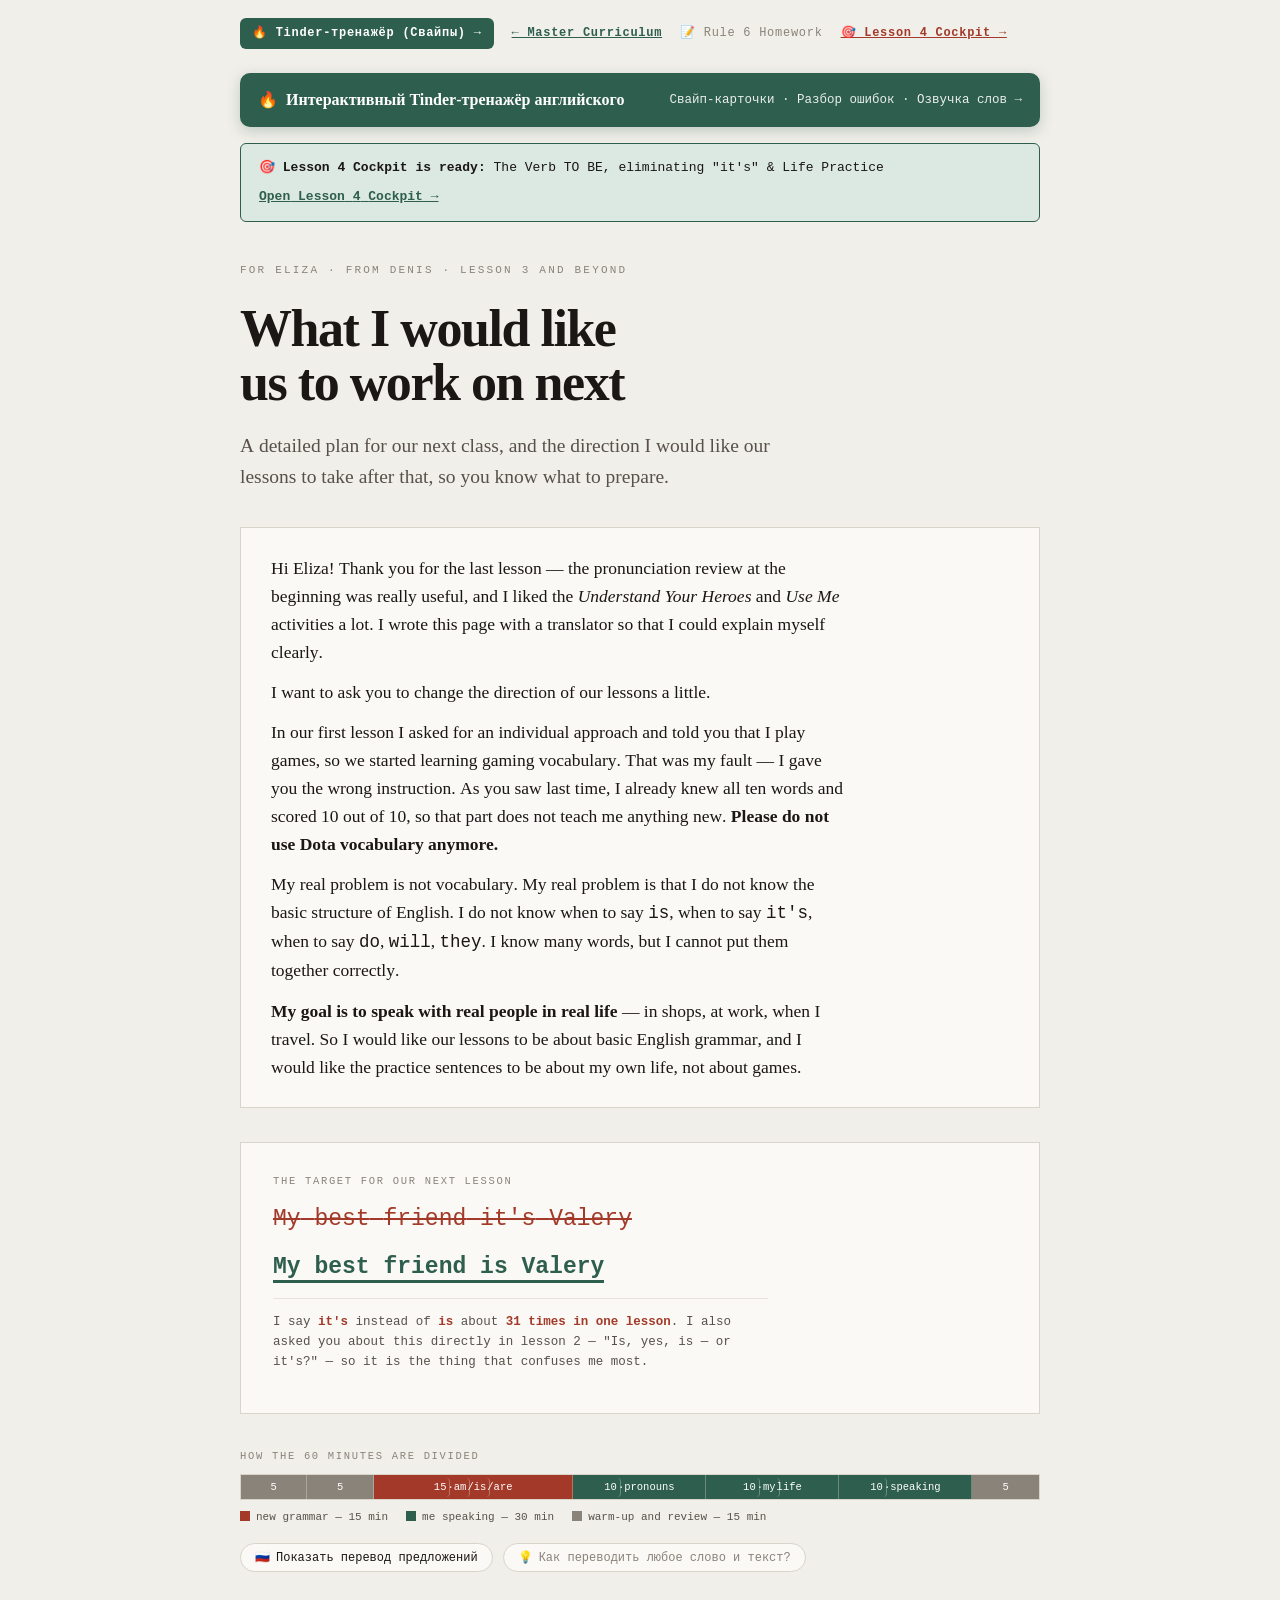
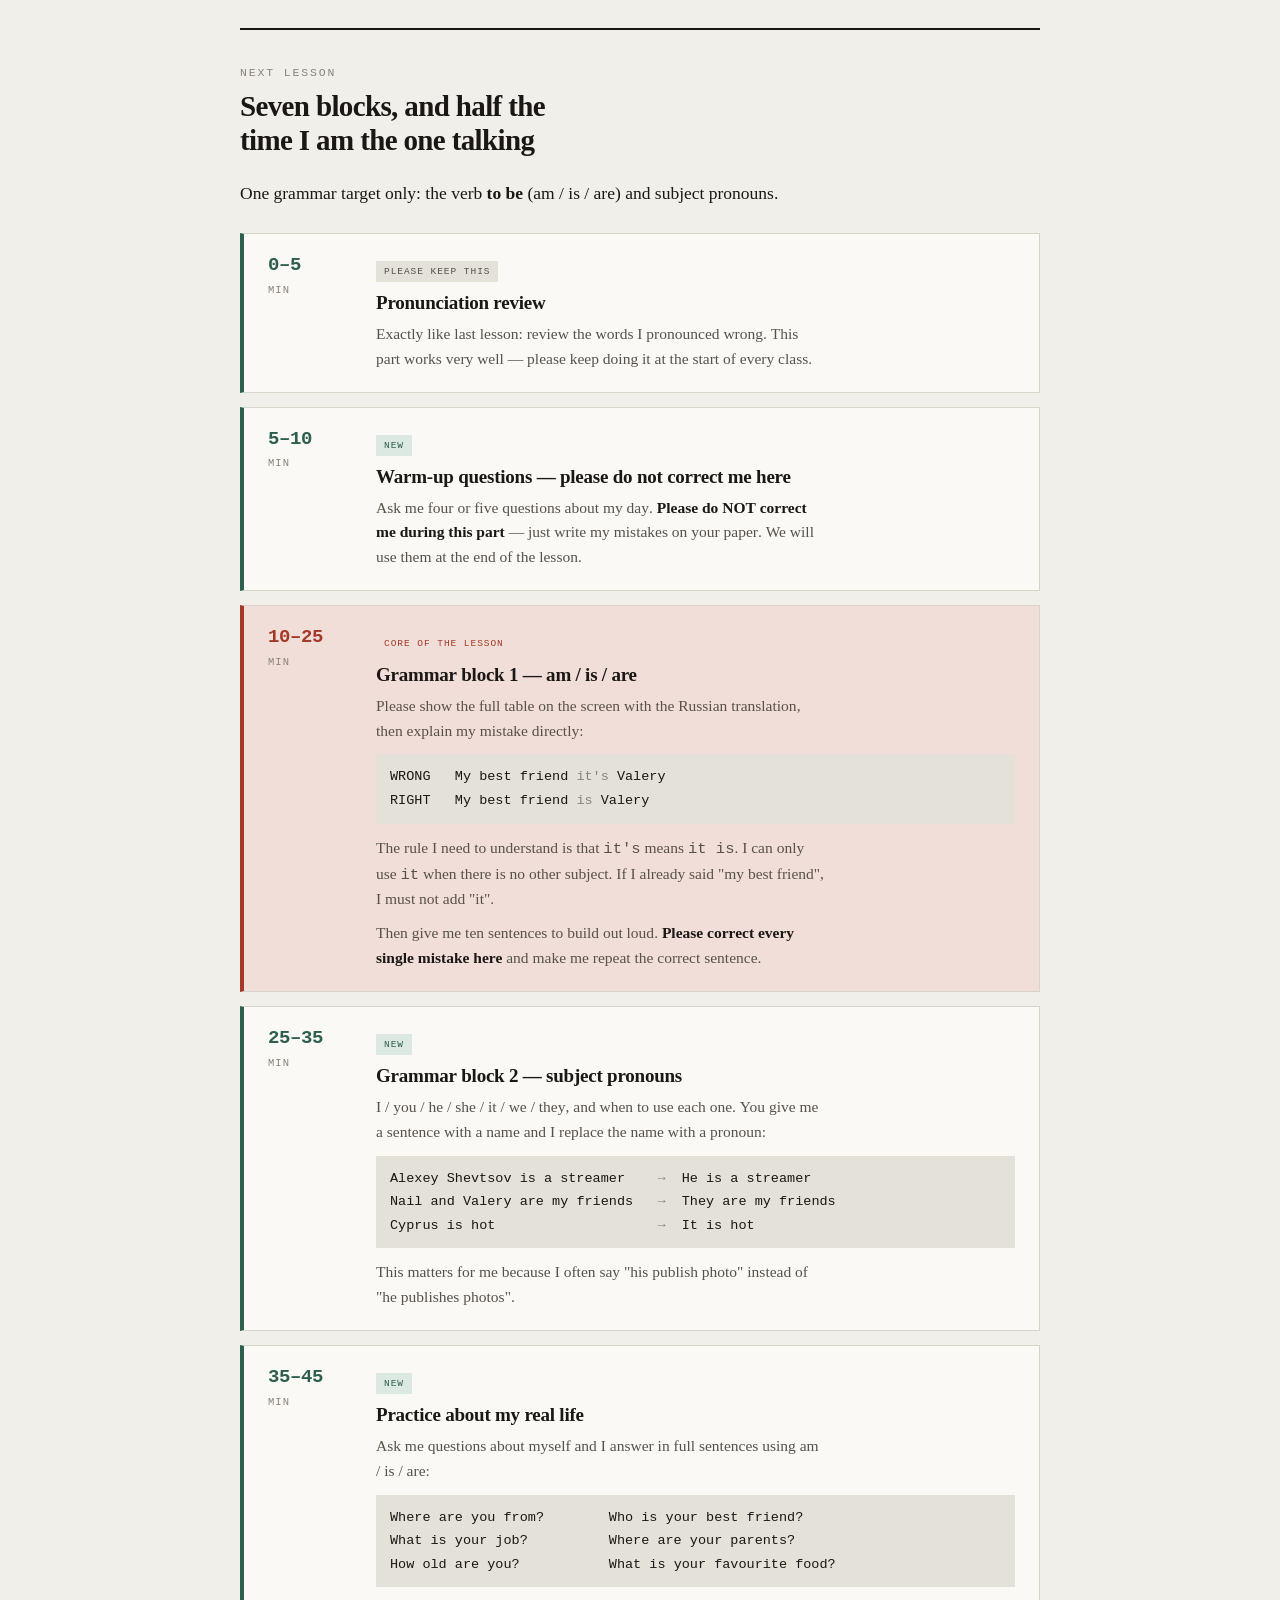
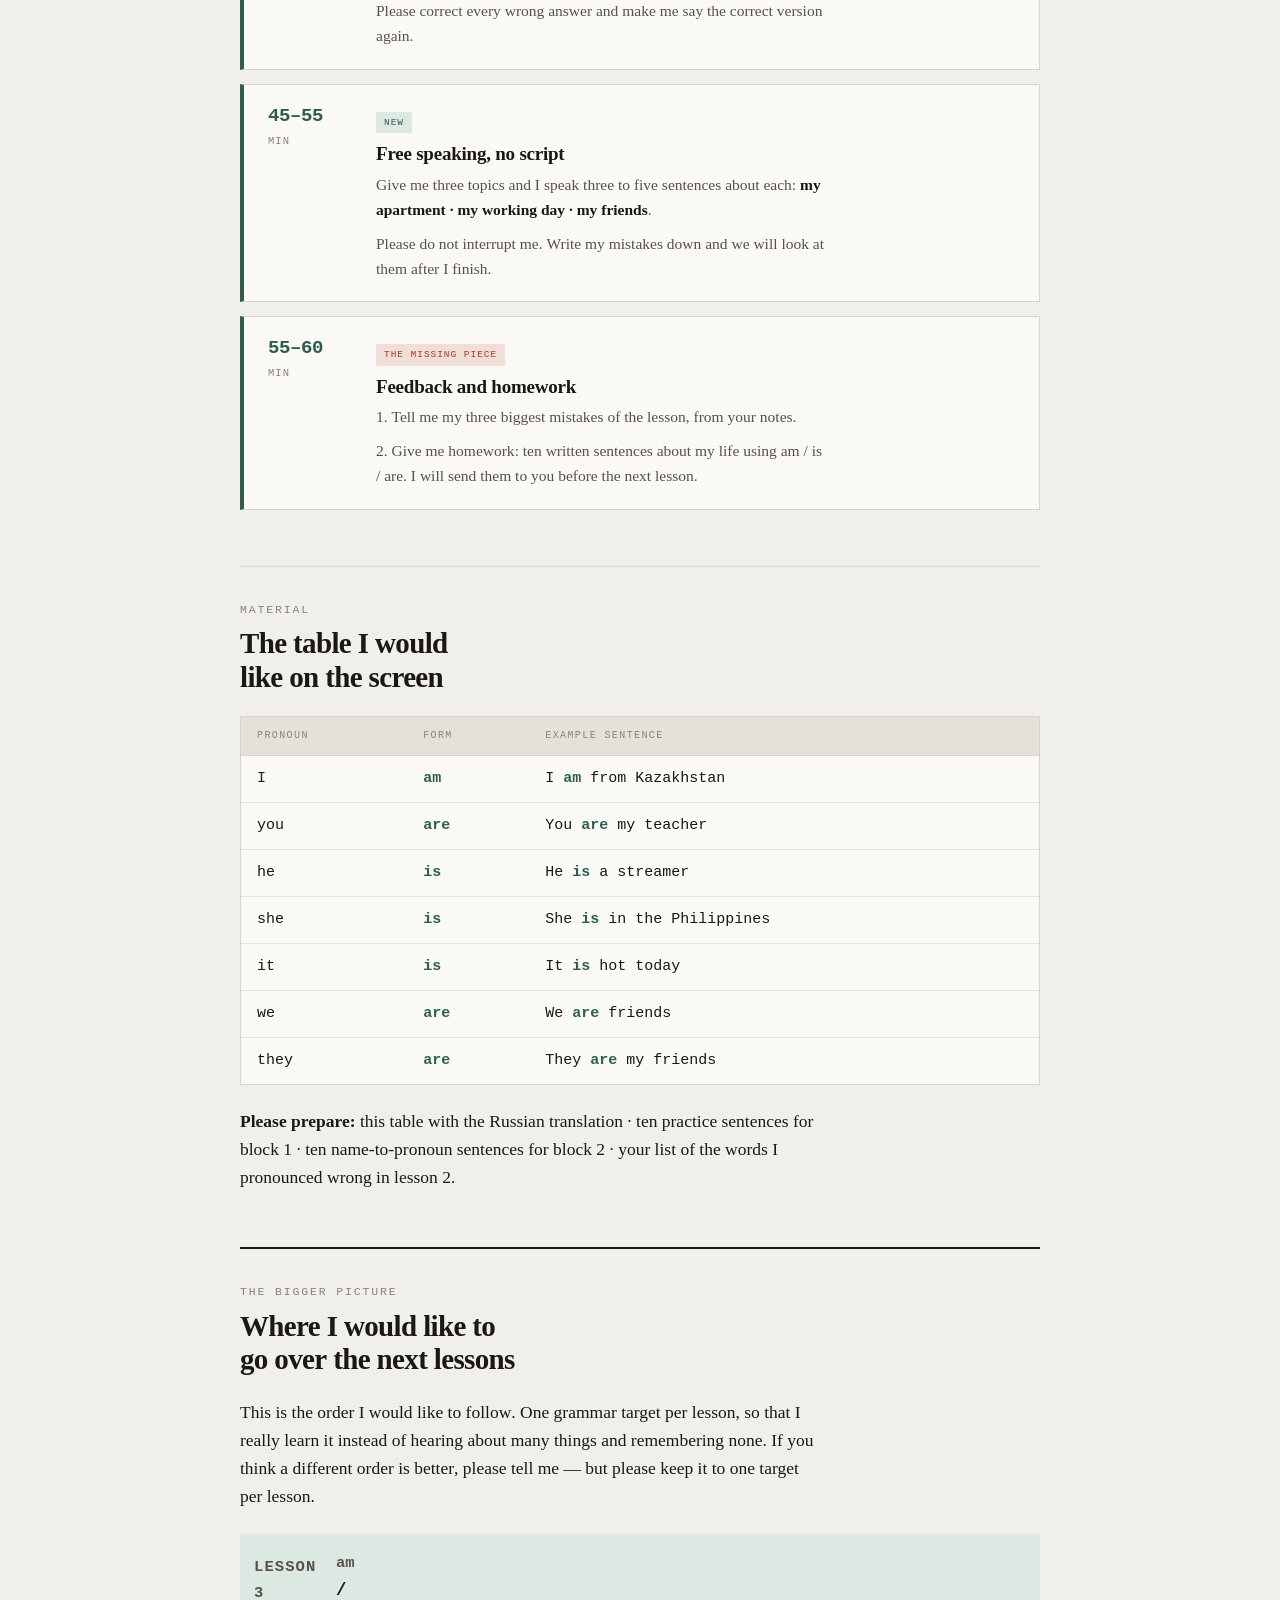
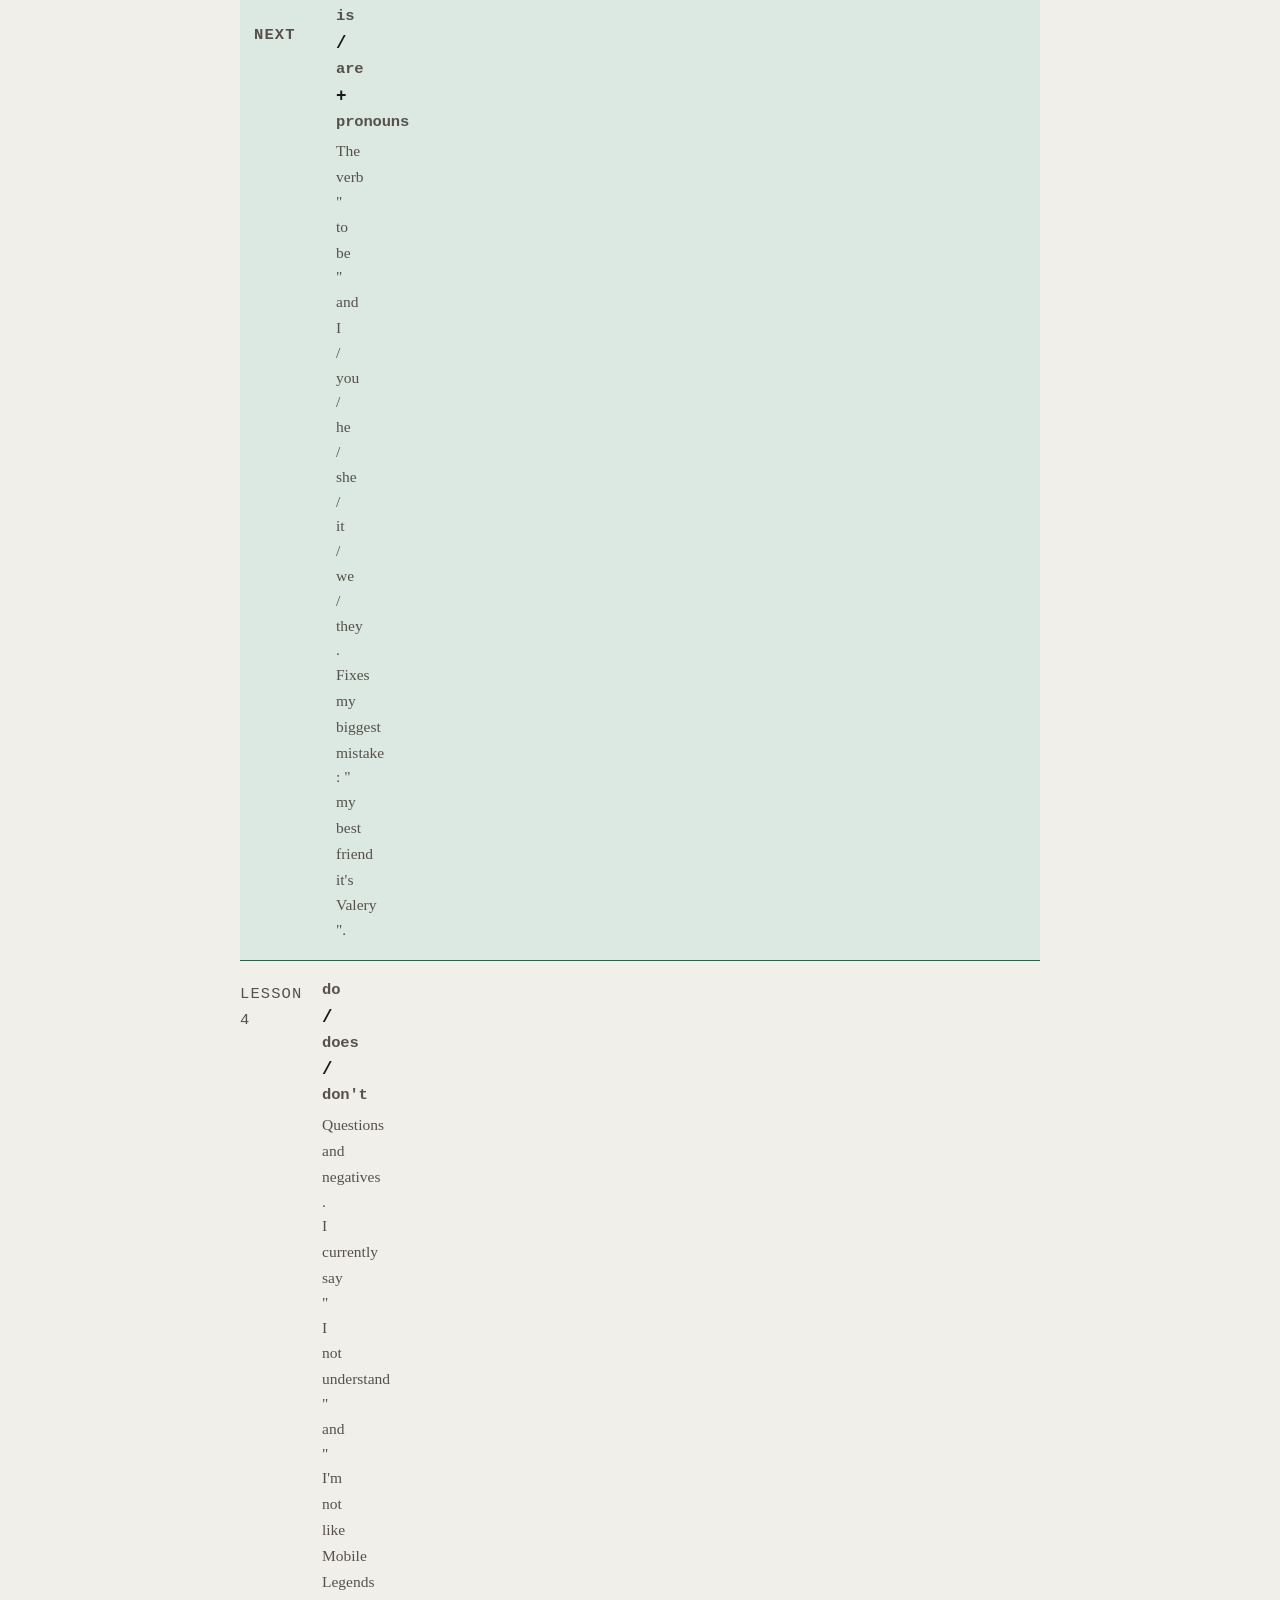
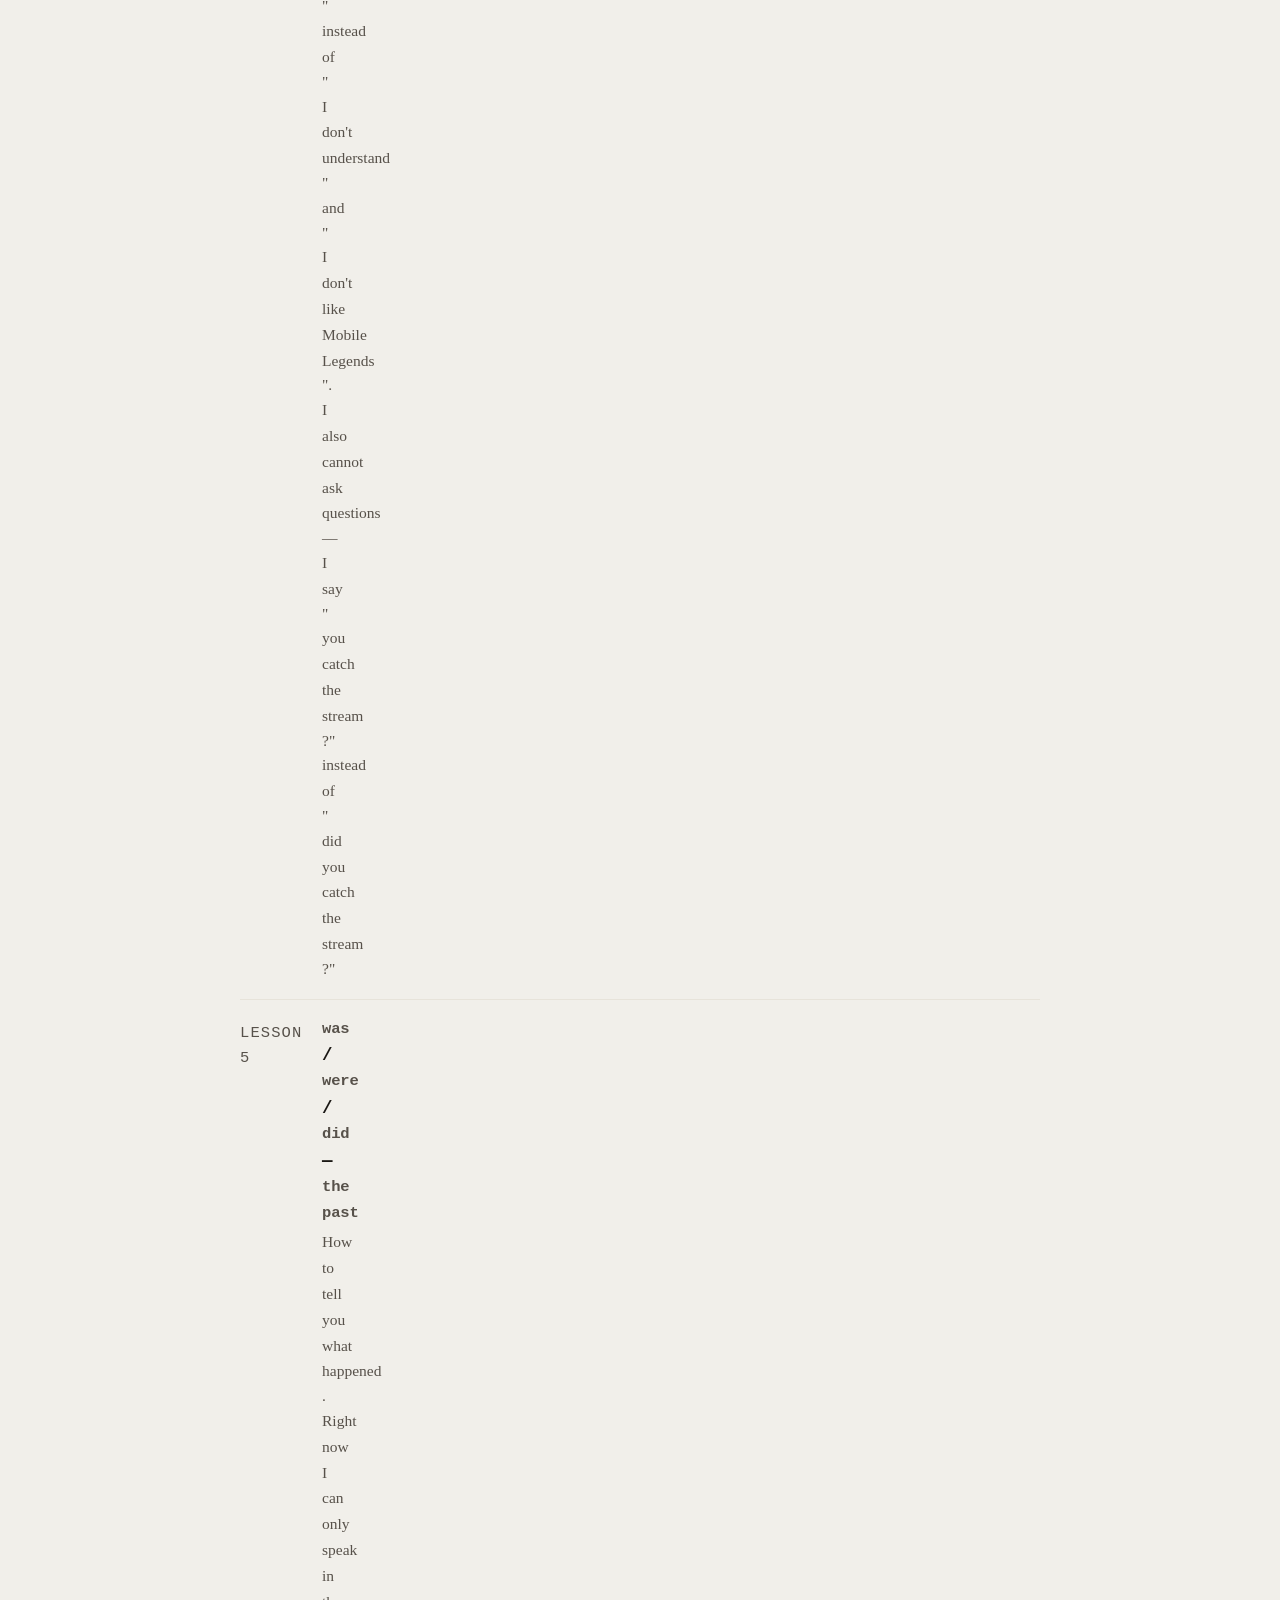
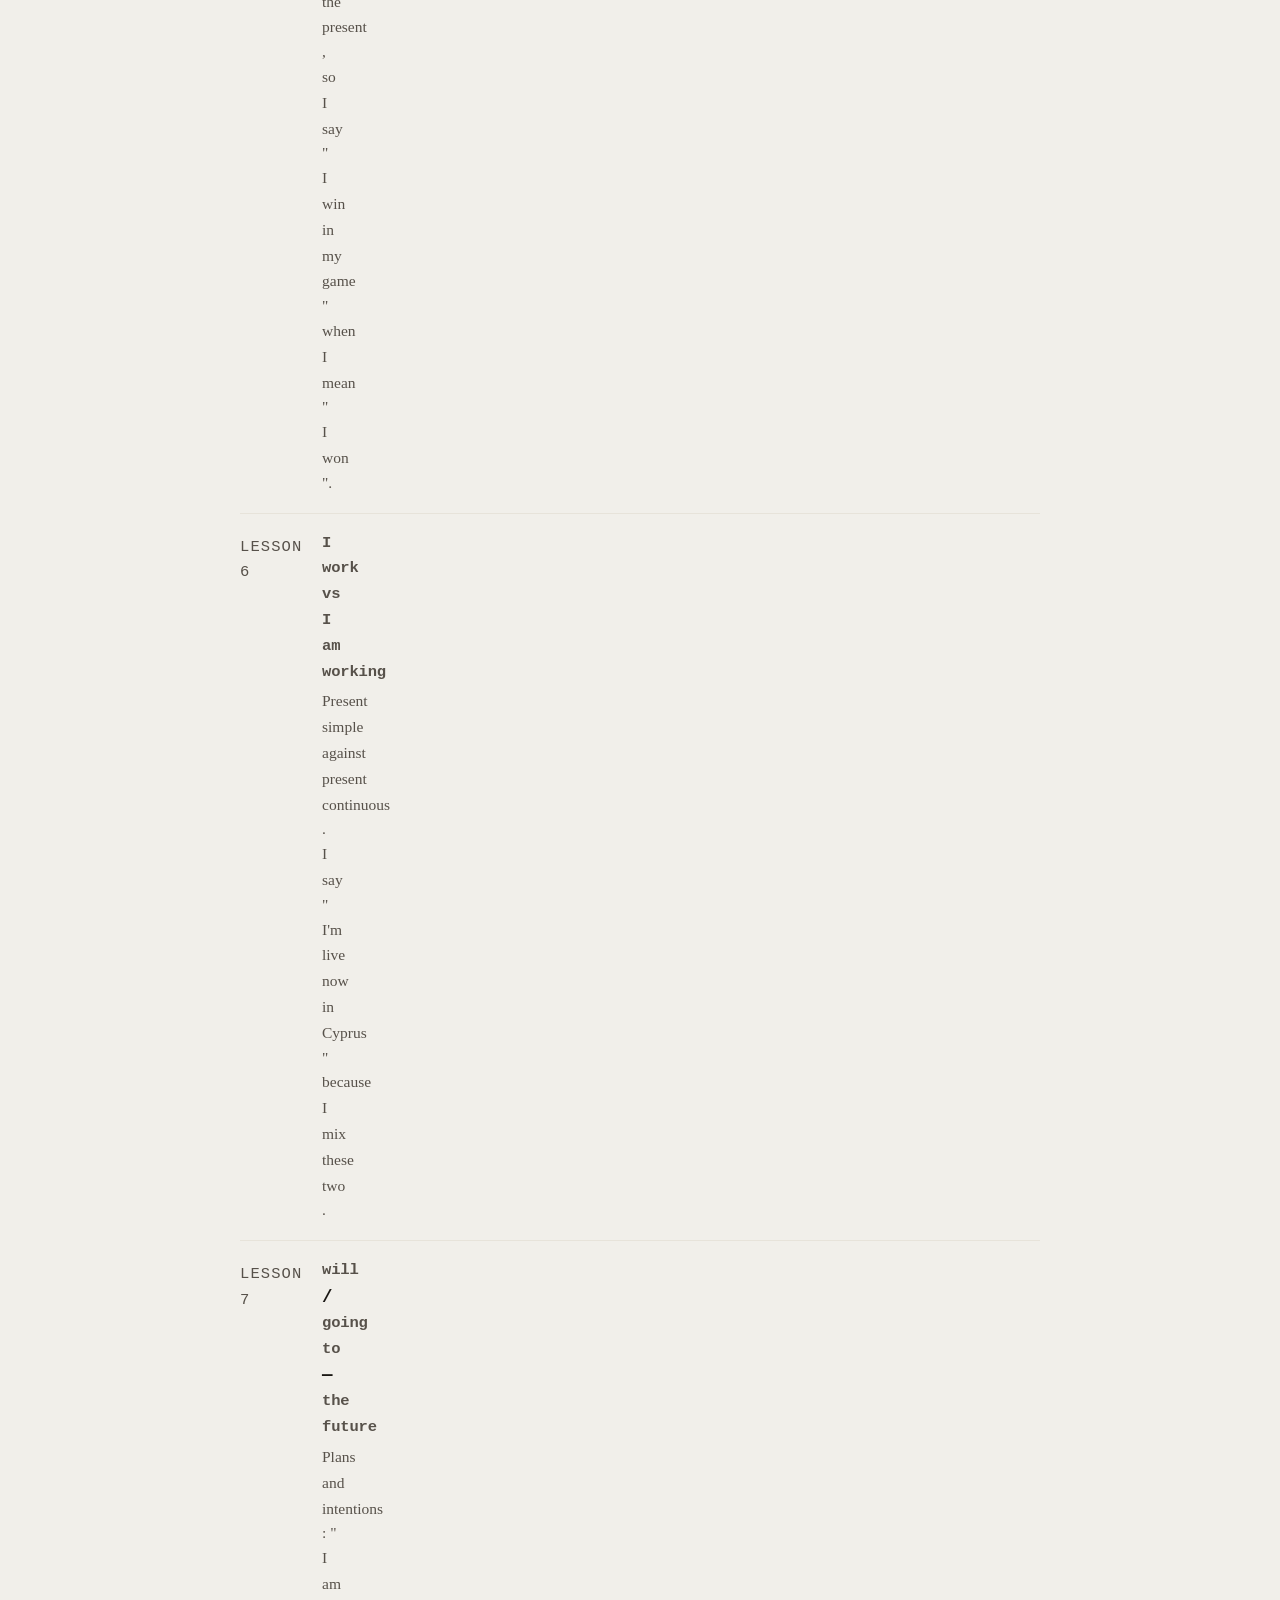
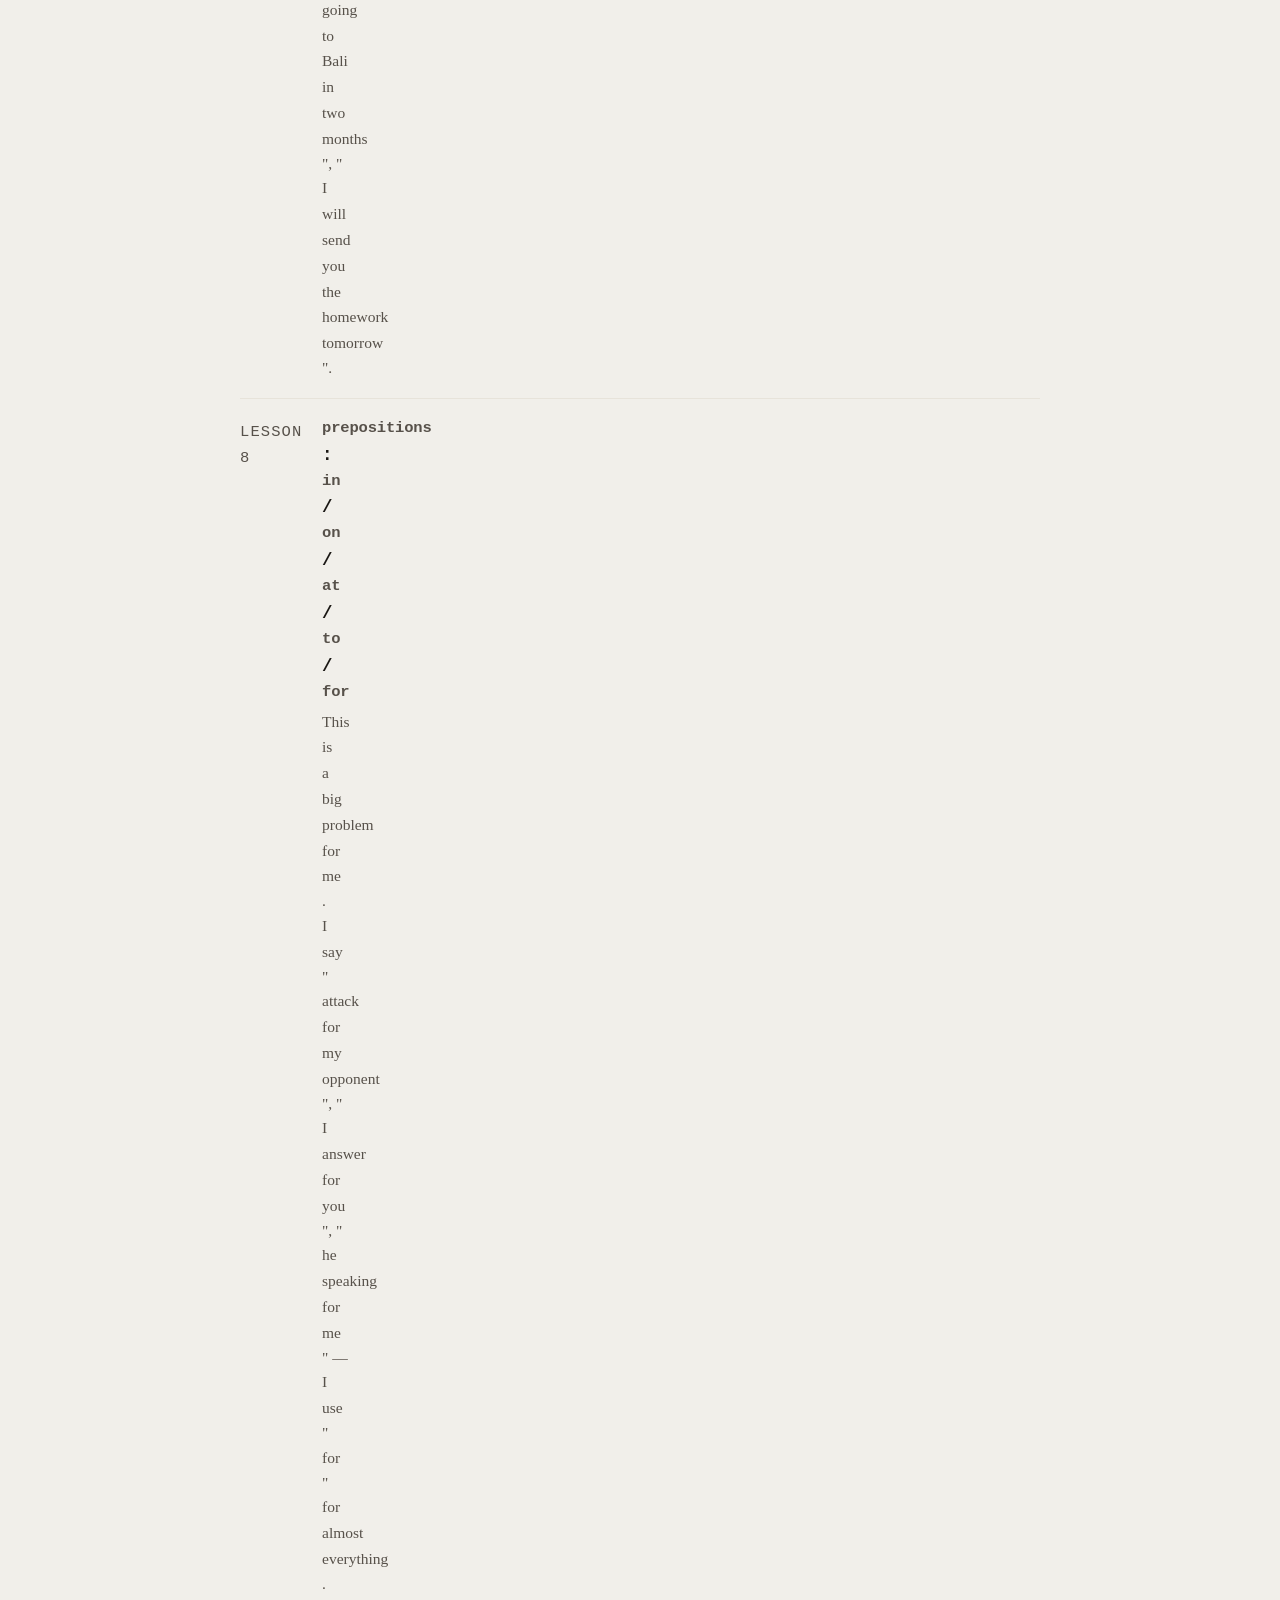
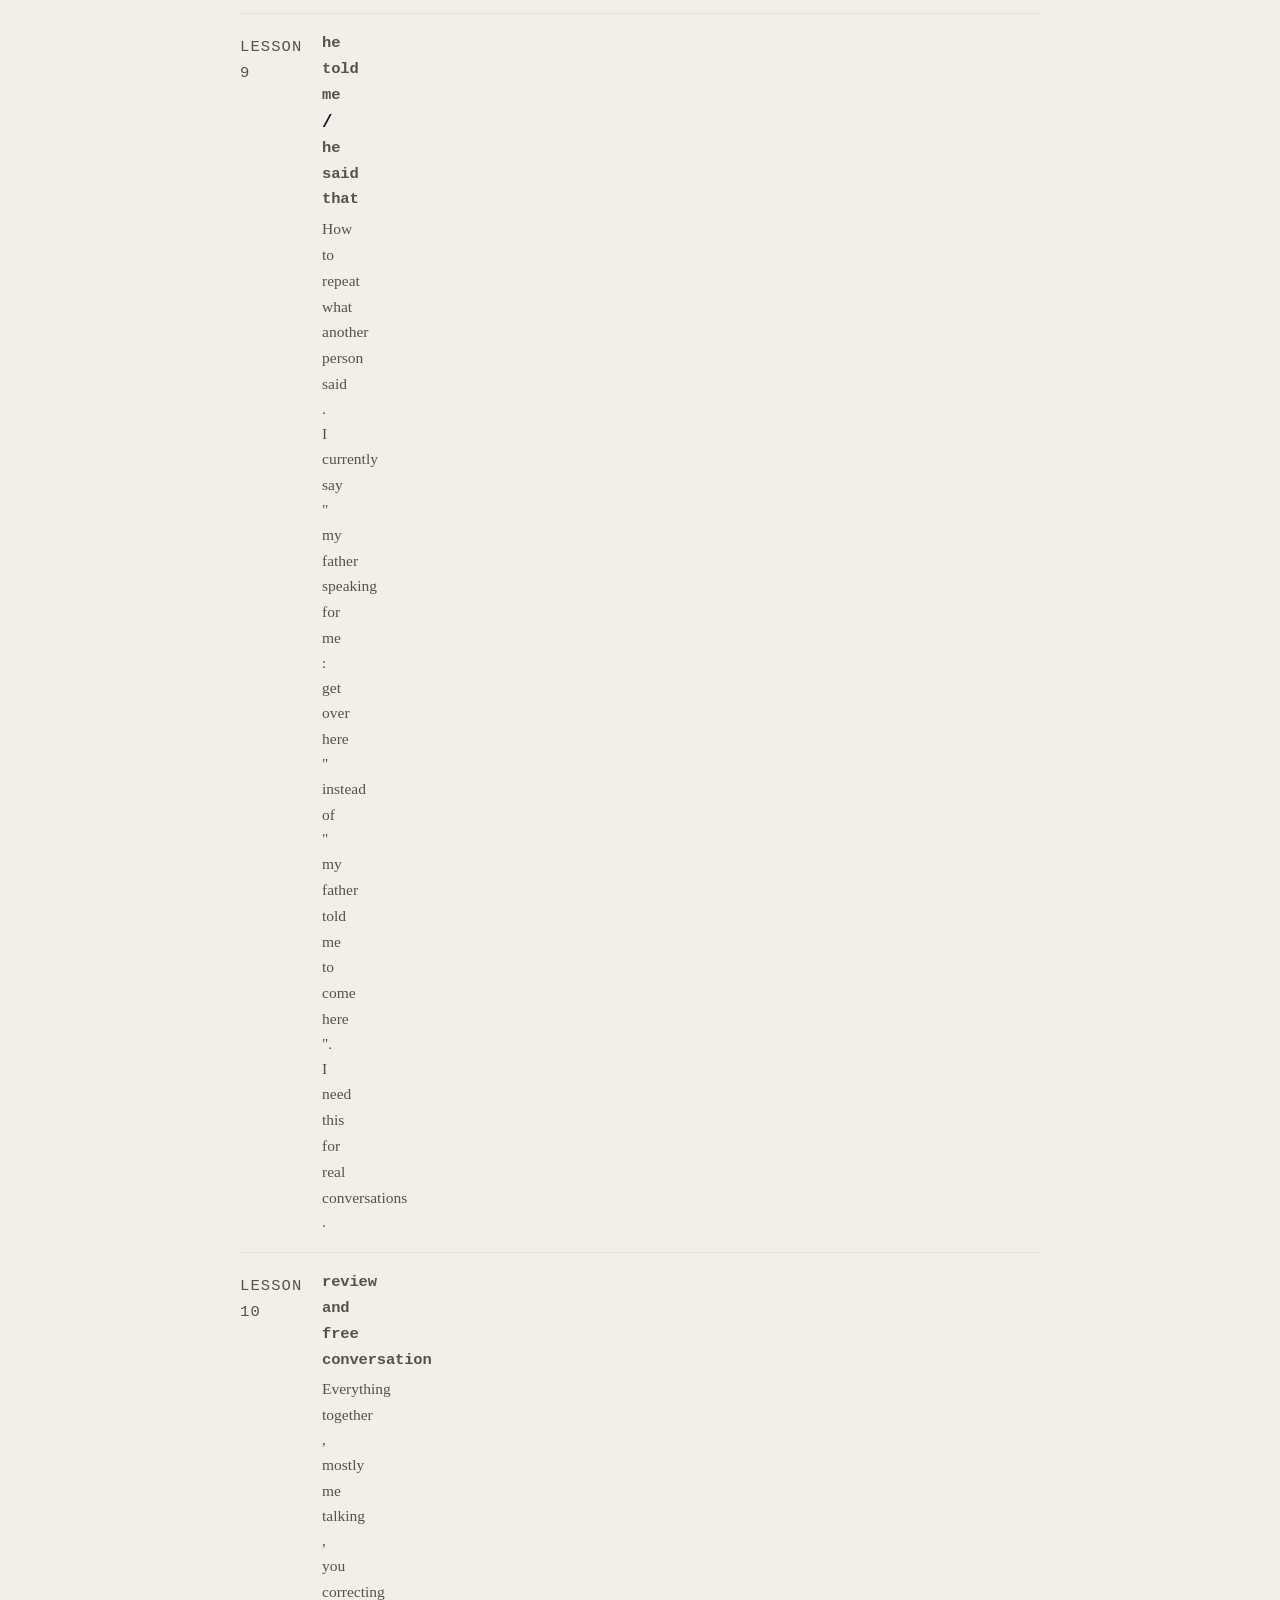
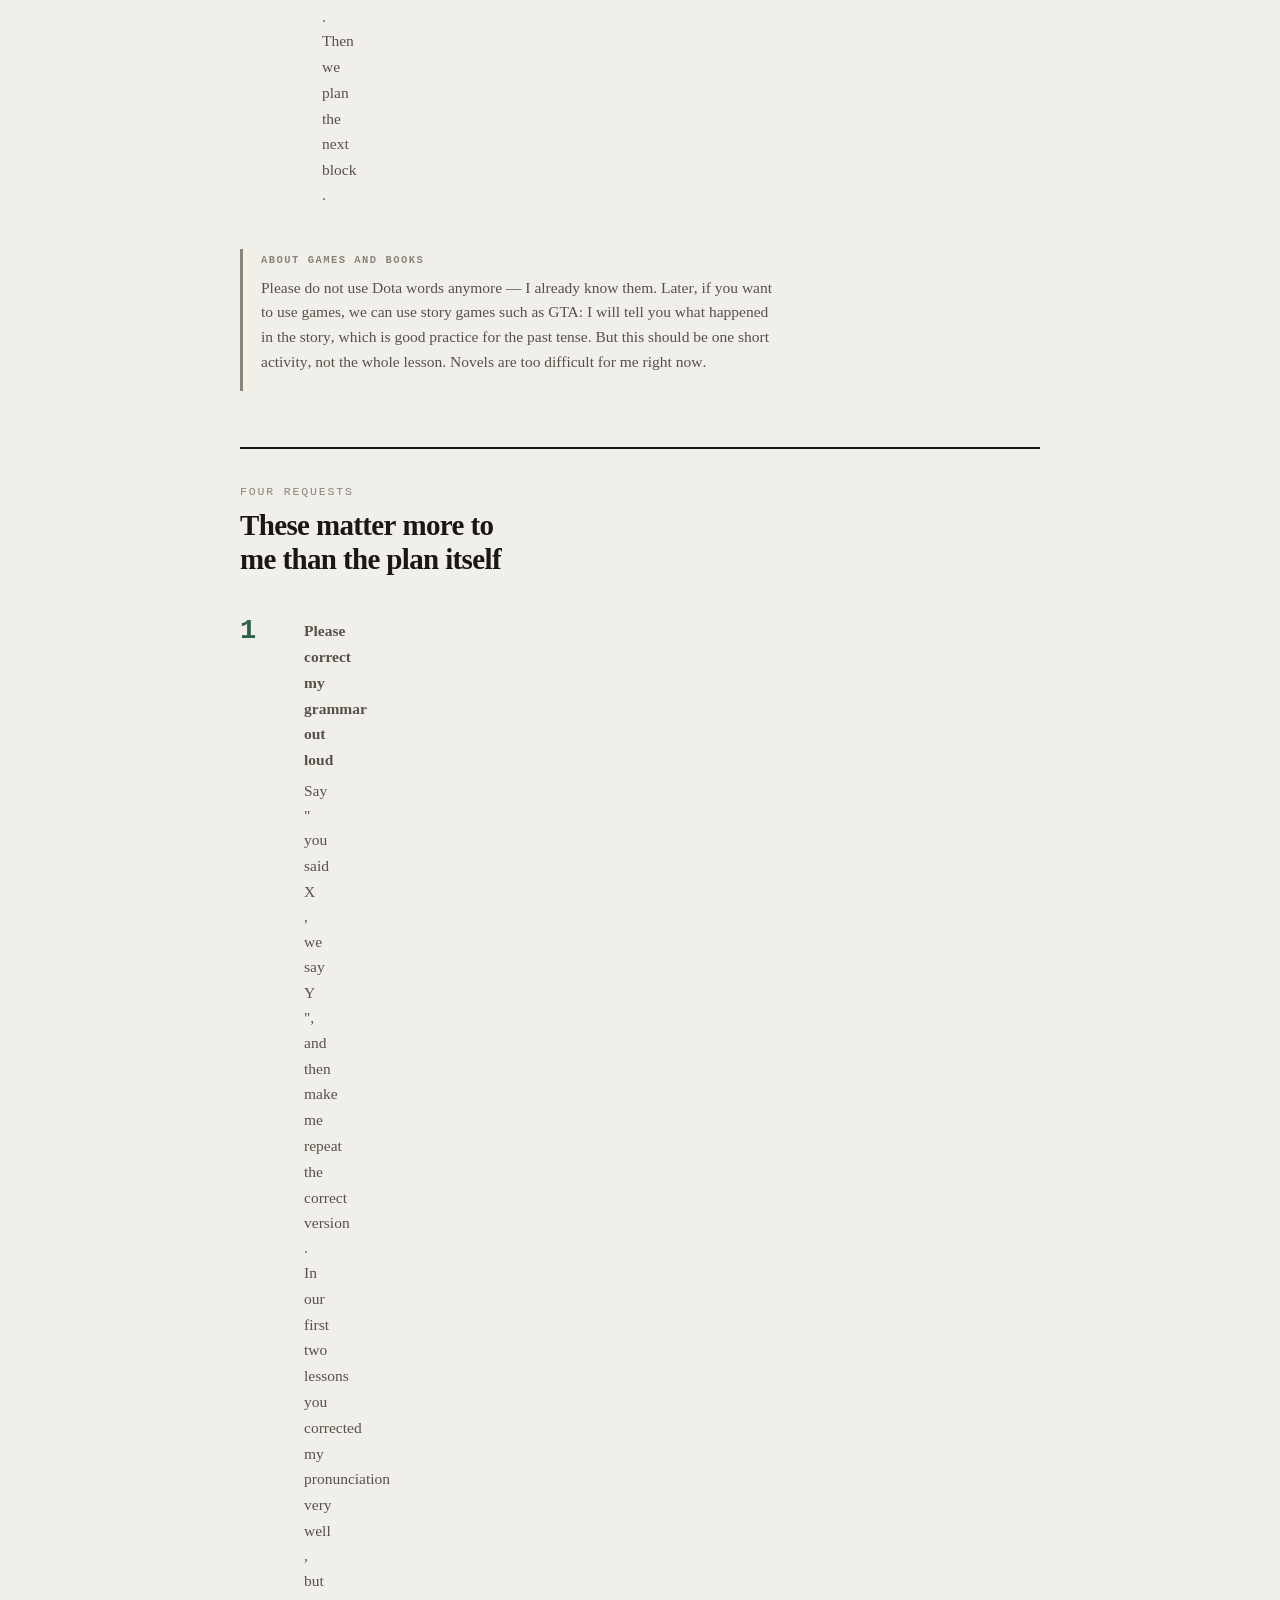
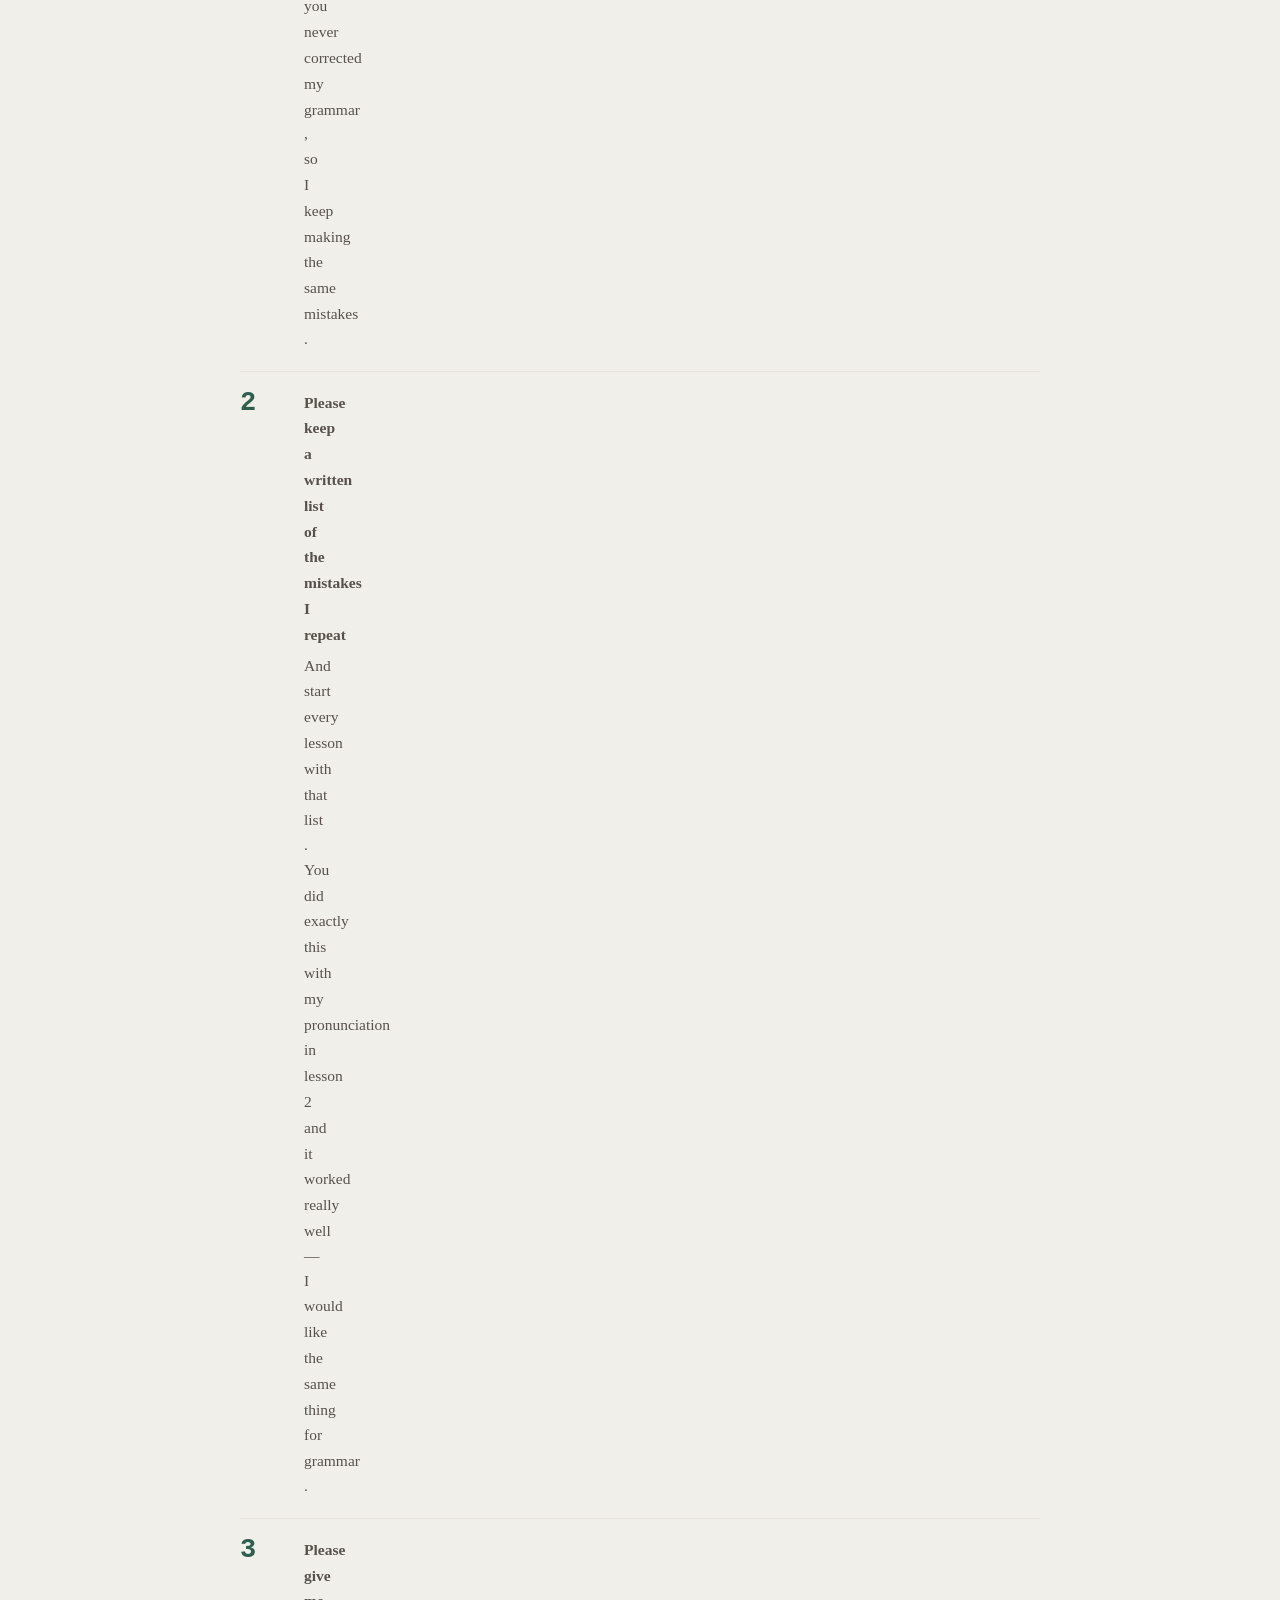
<file: index.html>
<!doctype html>
<html lang="en">
<head>
<meta charset="utf-8">
<meta name="viewport" content="width=device-width,initial-scale=1">
<title>English Lessons — Plan for Denis</title>
<meta name="description" content="Lesson plan and learning roadmap from Denis for his English classes.">
<link rel="stylesheet" href="translator.css">
<style>
:root{
  --paper:#F1EFEA; --card:#FAF9F6; --sunk:#E4E1D9;
  --ink:#1A1714; --ink-soft:#57514A; --ink-faint:#8A837A;
  --rule:#D8D4CA; --rule-soft:#E7E3DA;
  --go:#2E5E4E; --go-wash:#DCE8E2;
  --no:#A33A29; --no-wash:#F2DED9;
  --serif:Charter,"Bitstream Charter","Iowan Old Style","Palatino Linotype",Palatino,Georgia,serif;
  --mono:ui-monospace,"SF Mono",SFMono-Regular,Menlo,Consolas,monospace;
}
@media (prefers-color-scheme:dark){:root:not([data-theme="light"]){
  --paper:#15130F; --card:#1E1B16; --sunk:#262219;
  --ink:#EFEBE2; --ink-soft:#ACA398; --ink-faint:#847C71;
  --rule:#332E25; --rule-soft:#282419;
  --go:#7EBBA1; --go-wash:#1B2A24; --no:#DE8676; --no-wash:#2E1C18;
}}
*{box-sizing:border-box}
html{-webkit-text-size-adjust:100%}
body{background:var(--paper);color:var(--ink);font-family:var(--serif);font-size:17.5px;line-height:1.6;margin:0;padding:0 20px 90px;-webkit-font-smoothing:antialiased}
.wrap{max-width:800px;margin:0 auto}
p{margin:0 0 .85em;max-width:66ch}
ul{margin:0 0 1em;padding-left:1.25em;max-width:64ch}
li{margin-bottom:.45em}
a{color:var(--go)}
.mono{font-family:var(--mono)}
.top-banner{background:var(--go);color:#fff;border-radius:10px;padding:14px 18px;margin:24px 0 0;display:flex;align-items:center;justify-content:space-between;flex-wrap:wrap;gap:12px;text-decoration:none;box-shadow:0 4px 14px rgba(46,94,78,0.25);transition:transform 0.15s ease}
.top-banner:hover{transform:translateY(-1px)}
.top-banner-title{font-weight:700;font-size:16px;display:flex;align-items:center;gap:8px}
.top-banner-sub{font-size:12.5px;opacity:0.9;font-family:var(--mono)}
header{padding:40px 0 0}
.kicker{font-family:var(--mono);font-size:11px;letter-spacing:.2em;text-transform:uppercase;color:var(--ink-faint);margin:0 0 22px}
h1{font-size:clamp(32px,6vw,52px);line-height:1.04;letter-spacing:-.028em;font-weight:700;margin:0 0 20px;text-wrap:balance;max-width:17ch}
.lede{font-size:19.5px;color:var(--ink-soft);max-width:58ch;margin:0 0 34px}
.hello{background:var(--card);border:1px solid var(--rule);padding:26px 30px;margin:0 0 34px}
.hello p{margin-bottom:.7em}
.hello p:last-child{margin-bottom:0}
.fix{background:var(--card);border:1px solid var(--rule);padding:30px 32px;margin:0 0 12px;display:flex;flex-direction:column;gap:14px}
.fix .cap{font-family:var(--mono);font-size:10.5px;letter-spacing:.16em;text-transform:uppercase;color:var(--ink-faint)}
.fix .line{font-family:var(--mono);font-size:clamp(15px,3.2vw,23px);line-height:1.45}
.fix .bad{color:var(--no);text-decoration:line-through;text-decoration-thickness:2px}
.fix .good{color:var(--go);font-weight:600;border-bottom:3px solid var(--go)}
.fix .cnt{font-family:var(--mono);font-size:12.5px;color:var(--ink-soft);border-top:1px solid var(--rule-soft);padding-top:13px}
.fix .cnt b{color:var(--no);font-weight:600}
.budget{margin:34px 0 8px}
.budget .cap{font-family:var(--mono);font-size:10.5px;letter-spacing:.16em;text-transform:uppercase;color:var(--ink-faint);margin-bottom:10px}
.bar{display:flex;height:26px;border:1px solid var(--rule);overflow:hidden}
.bar span{display:flex;align-items:center;justify-content:center;font-family:var(--mono);font-size:10.5px;color:#fff;white-space:nowrap;overflow:hidden;border-right:1px solid rgba(255,255,255,.28)}
.bar span:last-child{border-right:none}
.barkey{display:flex;flex-wrap:wrap;gap:6px 18px;font-family:var(--mono);font-size:11px;color:var(--ink-soft);margin-top:9px}
.barkey i{display:inline-block;width:10px;height:10px;margin-right:6px;vertical-align:-1px;font-style:normal}
section{margin-top:56px;padding-top:34px;border-top:2px solid var(--ink);page-break-inside:auto}
section.soft{border-top:1px solid var(--rule)}
h2{font-family:var(--mono);font-size:11.5px;letter-spacing:.16em;text-transform:uppercase;color:var(--ink-faint);font-weight:400;margin:0 0 8px}
h3{font-size:29px;line-height:1.15;letter-spacing:-.022em;font-weight:700;margin:0 0 22px;text-wrap:balance;max-width:24ch}
.sched{display:flex;flex-direction:column;gap:14px;margin:26px 0 10px}
.blk{background:var(--card);border:1px solid var(--rule);border-left:4px solid var(--go);padding:20px 24px;display:grid;grid-template-columns:88px 1fr;gap:20px;page-break-inside:avoid}
.blk.hero{border-left-color:var(--no);background:var(--no-wash)}
.blk .t{font-family:var(--mono);font-variant-numeric:tabular-nums}
.blk .t b{display:block;font-size:19px;font-weight:600;letter-spacing:-.02em;color:var(--go);line-height:1.2}
.blk.hero .t b{color:var(--no)}
.blk .t i{display:block;font-style:normal;font-size:10.5px;letter-spacing:.1em;text-transform:uppercase;color:var(--ink-faint);margin-top:5px}
.blk h4{font-size:19px;font-weight:700;margin:0 0 7px;letter-spacing:-.012em;line-height:1.25}
.blk p{font-size:15.5px;margin:0 0 .6em;max-width:58ch;color:var(--ink-soft)}
.blk p:last-child{margin-bottom:0}
.blk p strong{color:var(--ink)}
.blk .flag{display:inline-block;font-family:var(--mono);font-size:9.5px;letter-spacing:.1em;text-transform:uppercase;padding:3px 8px;margin-bottom:9px;background:var(--go-wash);color:var(--go)}
.blk .flag.keep{background:var(--sunk);color:var(--ink-soft)}
.blk .flag.stop{background:var(--no-wash);color:var(--no)}
.ex{font-family:var(--mono);font-size:13.5px;background:var(--sunk);padding:11px 14px;margin:11px 0 0;line-height:1.75;overflow-x:auto;color:var(--ink);white-space:pre}
.ex .ar{color:var(--ink-faint)}
.tw{overflow-x:auto;border:1px solid var(--rule);margin:22px 0}
table{border-collapse:collapse;width:100%;min-width:380px;background:var(--card)}
th{font-family:var(--mono);font-size:10px;letter-spacing:.14em;text-transform:uppercase;color:var(--ink-faint);font-weight:400;text-align:left;padding:11px 16px;background:var(--sunk);border-bottom:1px solid var(--rule)}
td{padding:11px 16px;border-bottom:1px solid var(--rule-soft);font-family:var(--mono);font-size:15px}
tr:last-child td{border-bottom:none}
td b{color:var(--go);font-weight:600}
.asks{counter-reset:a;display:flex;flex-direction:column;margin:24px 0}
.ask{display:grid;grid-template-columns:46px 1fr;gap:18px;padding:19px 0;border-bottom:1px solid var(--rule-soft);align-items:start;page-break-inside:avoid}
.ask:last-child{border-bottom:none}
.ask::before{counter-increment:a;content:counter(a);font-family:var(--mono);font-size:27px;font-weight:600;color:var(--go);line-height:.95;letter-spacing:-.03em}
.ask b{display:block;font-size:17.5px;margin-bottom:5px}
.ask span{font-size:15.5px;color:var(--ink-soft);max-width:56ch;display:block}
.road{display:flex;flex-direction:column;margin:24px 0}
.rd{display:grid;grid-template-columns:64px 1fr;gap:18px;padding:17px 0;border-bottom:1px solid var(--rule-soft);align-items:start;page-break-inside:avoid}
.rd:last-child{border-bottom:none}
.rd.now{background:var(--go-wash);padding-left:14px;padding-right:14px;border-bottom-color:var(--go)}
.rd .n{font-family:var(--mono);font-size:11px;letter-spacing:.1em;text-transform:uppercase;color:var(--ink-faint);padding-top:4px}
.rd.now .n{color:var(--go);font-weight:600}
.rd b{display:block;font-size:17.5px;margin-bottom:4px;font-family:var(--mono);letter-spacing:-.01em}
.rd span{font-size:15.5px;color:var(--ink-soft);display:block;max-width:56ch}
.note{border-left:3px solid var(--ink-faint);padding:3px 0 3px 18px;margin:24px 0;max-width:62ch}
.note b{display:block;font-family:var(--mono);font-size:10.5px;letter-spacing:.14em;text-transform:uppercase;color:var(--ink-faint);margin-bottom:7px}
.note p{font-size:15.5px;color:var(--ink-soft)}
footer{margin-top:70px;padding-top:24px;border-top:2px solid var(--ink);font-family:var(--mono);font-size:11.5px;color:var(--ink-faint);display:flex;flex-direction:column;gap:8px}
footer a{color:var(--go)}
@media (max-width:620px){
 body{font-size:16.5px;padding:0 16px 60px}
 .blk{grid-template-columns:1fr;gap:12px}
 .blk .t{display:flex;align-items:baseline;gap:10px}.blk .t i{margin-top:0}
 .ask,.rd{grid-template-columns:34px 1fr;gap:12px}
 .ask::before{font-size:21px}
 .rd .n{font-size:10px}
 .bar span{font-size:0}
}
@media print{
 body{background:#fff;font-size:11pt;padding:0}
 section{page-break-before:auto}
 .wrap{max-width:none}
}
</style>
</head>
<body>
<div class="wrap">

<nav class="top-nav" style="padding:18px 0 0;font-family:var(--mono);font-size:12px;letter-spacing:.06em;display:flex;gap:18px;align-items:center;flex-wrap:wrap">
  <a href="trainer.html" style="font-weight:700;color:#fff;background:var(--go);padding:6px 12px;border-radius:6px;text-decoration:none">🔥 Tinder-тренажёр (Свайпы) →</a>
  <a href="index.html" style="font-weight:600;color:var(--go)">← Master Curriculum</a>
  <a href="homework.html" style="color:var(--ink-faint);text-decoration:none">📝 Rule 6 Homework</a>
  <a href="lesson-4.html" style="font-weight:700;color:var(--no);text-decoration:underline">🎯 Lesson 4 Cockpit →</a>
</nav>

<a href="trainer.html" class="top-banner">
  <div class="top-banner-title">
    <span>🔥</span>
    <span>Интерактивный Tinder-тренажёр английского</span>
  </div>
  <div class="top-banner-sub">
    Свайп-карточки · Разбор ошибок · Озвучка слов →
  </div>
</a>

<div style="background:var(--go-wash);border:1px solid var(--go);padding:14px 18px;margin-top:16px;border-radius:6px;display:flex;justify-content:space-between;align-items:center;font-family:var(--mono);font-size:13px;flex-wrap:wrap;gap:8px">
  <span>🎯 <b>Lesson 4 Cockpit is ready:</b> The Verb TO BE, eliminating "it's" & Life Practice</span>
  <a href="lesson-4.html" style="font-weight:700;color:var(--go);text-decoration:underline">Open Lesson 4 Cockpit →</a>
</div>

<header>
  <p class="kicker">For Eliza · from Denis · lesson 3 and beyond</p>
  <h1>What I would like us to work on next</h1>
  <p class="lede">A detailed plan for our next class, and the direction I would like our lessons to take after that, so you know what to prepare.</p>

  <div class="hello">
    <p>Hi Eliza! Thank you for the last lesson — the pronunciation review at the beginning was really useful, and I liked the <em>Understand Your Heroes</em> and <em>Use Me</em> activities a lot. I wrote this page with a translator so that I could explain myself clearly.</p>
    <p>I want to ask you to change the direction of our lessons a little.</p>
    <p>In our first lesson I asked for an individual approach and told you that I play games, so we started learning gaming vocabulary. That was my fault — I gave you the wrong instruction. As you saw last time, I already knew all ten words and scored 10 out of 10, so that part does not teach me anything new. <strong>Please do not use Dota vocabulary anymore.</strong></p>
    <p>My real problem is not vocabulary. My real problem is that I do not know the basic structure of English. I do not know when to say <span class="mono">is</span>, when to say <span class="mono">it's</span>, when to say <span class="mono">do</span>, <span class="mono">will</span>, <span class="mono">they</span>. I know many words, but I cannot put them together correctly.</p>
    <p><strong>My goal is to speak with real people in real life</strong> — in shops, at work, when I travel. So I would like our lessons to be about basic English grammar, and I would like the practice sentences to be about my own life, not about games.</p>
  </div>

  <div class="fix">
    <span class="cap">The target for our next lesson</span>
    <div class="line"><span class="bad">My best friend it's Valery</span></div>
    <div class="line"><span class="good">My best friend is Valery</span></div>
    <p class="cnt">I say <b>it's</b> instead of <b>is</b> about <b>31 times in one lesson</b>. I also asked you about this directly in lesson 2 — <span class="mono">"Is, yes, is — or it's?"</span> — so it is the thing that confuses me most.</p>
  </div>

  <div class="budget">
    <p class="cap">How the 60 minutes are divided</p>
    <div class="bar">
      <span style="width:8.33%;background:#8A837A">5</span>
      <span style="width:8.33%;background:#8A837A">5</span>
      <span style="width:25%;background:#A33A29">15 · am/is/are</span>
      <span style="width:16.67%;background:#2E5E4E">10 · pronouns</span>
      <span style="width:16.67%;background:#2E5E4E">10 · my life</span>
      <span style="width:16.67%;background:#2E5E4E">10 · speaking</span>
      <span style="width:8.33%;background:#8A837A">5</span>
    </div>
    <div class="barkey">
      <span><i style="background:#A33A29"></i>new grammar — 15 min</span>
      <span><i style="background:#2E5E4E"></i>me speaking — 30 min</span>
      <span><i style="background:#8A837A"></i>warm-up and review — 15 min</span>
    </div>
  </div>
</header>

<section>
<h2>Next lesson</h2>
<h3>Seven blocks, and half the time I am the one talking</h3>
<p>One grammar target only: the verb <strong>to be</strong> (am / is / are) and subject pronouns.</p>

<div class="sched">

<div class="blk">
  <span class="t"><b>0–5</b><i>min</i></span>
  <div>
    <span class="flag keep">please keep this</span>
    <h4>Pronunciation review</h4>
    <p>Exactly like last lesson: review the words I pronounced wrong. This part works very well — please keep doing it at the start of every class.</p>
  </div>
</div>

<div class="blk">
  <span class="t"><b>5–10</b><i>min</i></span>
  <div>
    <span class="flag">new</span>
    <h4>Warm-up questions — please do not correct me here</h4>
    <p>Ask me four or five questions about my day. <strong>Please do NOT correct me during this part</strong> — just write my mistakes on your paper. We will use them at the end of the lesson.</p>
  </div>
</div>

<div class="blk hero">
  <span class="t"><b>10–25</b><i>min</i></span>
  <div>
    <span class="flag stop">core of the lesson</span>
    <h4>Grammar block 1 — am / is / are</h4>
    <p>Please show the full table on the screen with the Russian translation, then explain my mistake directly:</p>
    <div class="ex">WRONG   My best friend <span class="ar">it's</span> Valery
RIGHT   My best friend <span class="ar">is</span> Valery</div>
    <p style="margin-top:12px">The rule I need to understand is that <span class="mono">it's</span> means <span class="mono">it is</span>. I can only use <span class="mono">it</span> when there is no other subject. If I already said "my best friend", I must not add "it".</p>
    <p>Then give me ten sentences to build out loud. <strong>Please correct every single mistake here</strong> and make me repeat the correct sentence.</p>
  </div>
</div>

<div class="blk">
  <span class="t"><b>25–35</b><i>min</i></span>
  <div>
    <span class="flag">new</span>
    <h4>Grammar block 2 — subject pronouns</h4>
    <p>I / you / he / she / it / we / they, and when to use each one. You give me a sentence with a name and I replace the name with a pronoun:</p>
    <div class="ex">Alexey Shevtsov is a streamer    <span class="ar">→</span>  He is a streamer
Nail and Valery are my friends   <span class="ar">→</span>  They are my friends
Cyprus is hot                    <span class="ar">→</span>  It is hot</div>
    <p style="margin-top:12px">This matters for me because I often say "his publish photo" instead of "he publishes photos".</p>
  </div>
</div>

<div class="blk">
  <span class="t"><b>35–45</b><i>min</i></span>
  <div>
    <span class="flag">new</span>
    <h4>Practice about my real life</h4>
    <p>Ask me questions about myself and I answer in full sentences using am / is / are:</p>
    <div class="ex">Where are you from?        Who is your best friend?
What is your job?          Where are your parents?
How old are you?           What is your favourite food?</div>
    <p style="margin-top:12px">Please correct every wrong answer and make me say the correct version again.</p>
  </div>
</div>

<div class="blk">
  <span class="t"><b>45–55</b><i>min</i></span>
  <div>
    <span class="flag">new</span>
    <h4>Free speaking, no script</h4>
    <p>Give me three topics and I speak three to five sentences about each: <strong>my apartment · my working day · my friends</strong>.</p>
    <p>Please do not interrupt me. Write my mistakes down and we will look at them after I finish.</p>
  </div>
</div>

<div class="blk">
  <span class="t"><b>55–60</b><i>min</i></span>
  <div>
    <span class="flag stop">the missing piece</span>
    <h4>Feedback and homework</h4>
    <p>1. Tell me my three biggest mistakes of the lesson, from your notes.</p>
    <p>2. Give me homework: ten written sentences about my life using am / is / are. I will send them to you before the next lesson.</p>
  </div>
</div>

</div>
</section>

<section class="soft">
<h2>Material</h2>
<h3>The table I would like on the screen</h3>
<div class="tw"><table>
<tr><th>Pronoun</th><th>Form</th><th>Example sentence</th></tr>
<tr><td>I</td><td><b>am</b></td><td>I <b>am</b> from Kazakhstan</td></tr>
<tr><td>you</td><td><b>are</b></td><td>You <b>are</b> my teacher</td></tr>
<tr><td>he</td><td><b>is</b></td><td>He <b>is</b> a streamer</td></tr>
<tr><td>she</td><td><b>is</b></td><td>She <b>is</b> in the Philippines</td></tr>
<tr><td>it</td><td><b>is</b></td><td>It <b>is</b> hot today</td></tr>
<tr><td>we</td><td><b>are</b></td><td>We <b>are</b> friends</td></tr>
<tr><td>they</td><td><b>are</b></td><td>They <b>are</b> my friends</td></tr>
</table></div>
<p><strong>Please prepare:</strong> this table with the Russian translation · ten practice sentences for block 1 · ten name-to-pronoun sentences for block 2 · your list of the words I pronounced wrong in lesson 2.</p>
</section>

<section>
<h2>The bigger picture</h2>
<h3>Where I would like to go over the next lessons</h3>
<p>This is the order I would like to follow. One grammar target per lesson, so that I really learn it instead of hearing about many things and remembering none. If you think a different order is better, please tell me — but please keep it to one target per lesson.</p>

<div class="road">
  <div class="rd now"><span class="n">Lesson 3<br>next</span><div><b>am / is / are + pronouns</b><span>The verb "to be" and I / you / he / she / it / we / they. Fixes my biggest mistake: "my best friend it's Valery".</span></div></div>
  <div class="rd"><span class="n">Lesson 4</span><div><b>do / does / don't</b><span>Questions and negatives. I currently say "I not understand" and "I'm not like Mobile Legends" instead of "I don't understand" and "I don't like Mobile Legends". I also cannot ask questions — I say "you catch the stream?" instead of "did you catch the stream?"</span></div></div>
  <div class="rd"><span class="n">Lesson 5</span><div><b>was / were / did — the past</b><span>How to tell you what happened. Right now I can only speak in the present, so I say "I win in my game" when I mean "I won".</span></div></div>
  <div class="rd"><span class="n">Lesson 6</span><div><b>I work vs I am working</b><span>Present simple against present continuous. I say "I'm live now in Cyprus" because I mix these two.</span></div></div>
  <div class="rd"><span class="n">Lesson 7</span><div><b>will / going to — the future</b><span>Plans and intentions: "I am going to Bali in two months", "I will send you the homework tomorrow".</span></div></div>
  <div class="rd"><span class="n">Lesson 8</span><div><b>prepositions: in / on / at / to / for</b><span>This is a big problem for me. I say "attack for my opponent", "I answer for you", "he speaking for me" — I use "for" for almost everything.</span></div></div>
  <div class="rd"><span class="n">Lesson 9</span><div><b>he told me / he said that</b><span>How to repeat what another person said. I currently say "my father speaking for me: get over here" instead of "my father told me to come here". I need this for real conversations.</span></div></div>
  <div class="rd"><span class="n">Lesson 10</span><div><b>review and free conversation</b><span>Everything together, mostly me talking, you correcting. Then we plan the next block.</span></div></div>
</div>

<div class="note">
<b>About games and books</b>
<p>Please do not use Dota words anymore — I already know them. Later, if you want to use games, we can use story games such as GTA: I will tell you what happened in the story, which is good practice for the past tense. But this should be one short activity, not the whole lesson. Novels are too difficult for me right now.</p>
</div>
</section>

<section>
<h2>Four requests</h2>
<h3>These matter more to me than the plan itself</h3>
<div class="asks">
  <div class="ask"><div><b>Please correct my grammar out loud</b><span>Say "you said X, we say Y", and then make me repeat the correct version. In our first two lessons you corrected my pronunciation very well, but you never corrected my grammar, so I keep making the same mistakes.</span></div></div>
  <div class="ask"><div><b>Please keep a written list of the mistakes I repeat</b><span>And start every lesson with that list. You did exactly this with my pronunciation in lesson 2 and it worked really well — I would like the same thing for grammar.</span></div></div>
  <div class="ask"><div><b>Please give me homework after every lesson</b><span>Even a small one. I want to practise between our classes.</span></div></div>
  <div class="ask"><div><b>Please do not say "very good" when my sentence has a mistake</b><span>I would rather hear the mistake. When you say "very good" I believe the sentence was correct, and then I keep saying it the wrong way.</span></div></div>
</div>
<p>Thank you very much! I am happy with our lessons and I want to continue for a long time.</p>
<p style="font-family:var(--mono);font-size:15px;margin-top:18px">— Denis</p>
</section>

<footer>
  <span><a href="homework.html">👉 View Homework for Lesson 4: 20 Irregular Nouns (Rule 6)</a></span>
  <span>Prepared for my English classes with Eliza · September 2026</span>
  <span>Powered by <a href="https://t.me/Denrech" target="_blank" rel="noopener noreferrer">@Denrech</a></span>
</footer>

</div>
<script src="translator.js"></script>
</body>
</html>
</file>
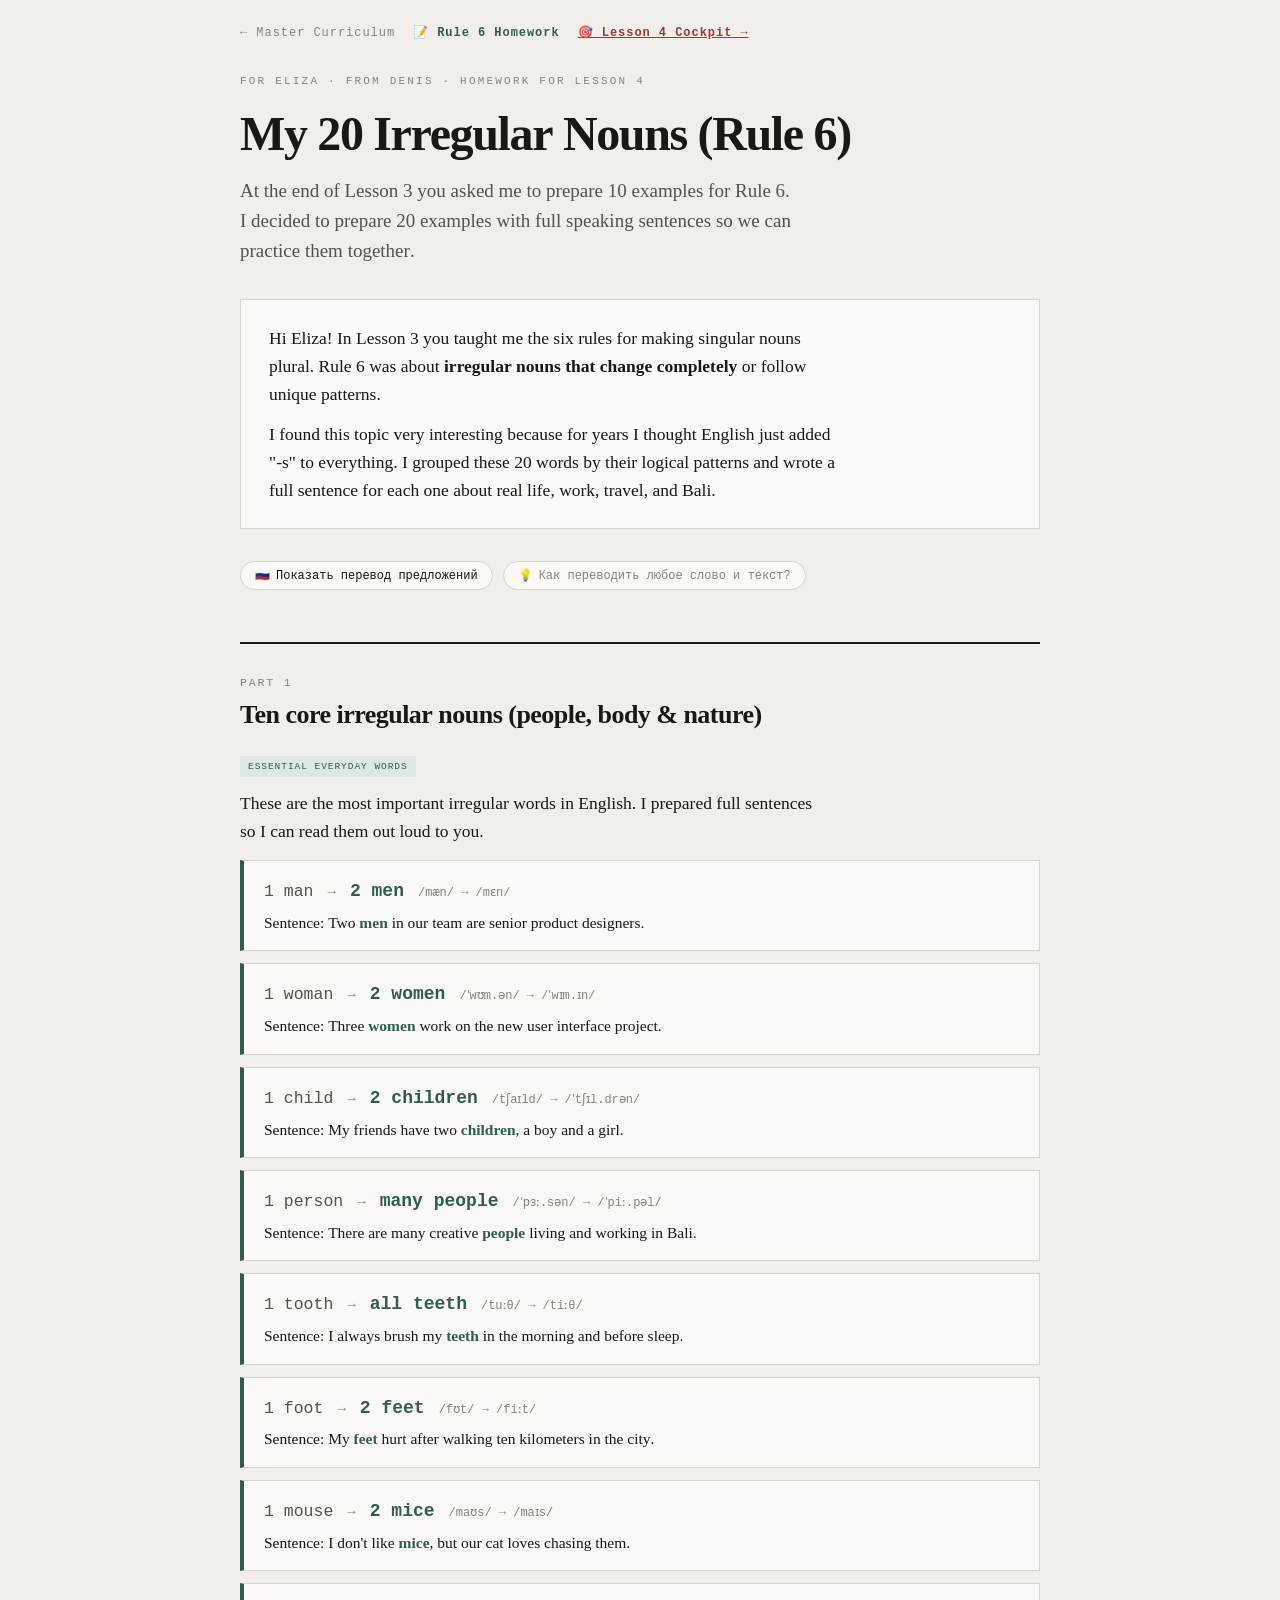
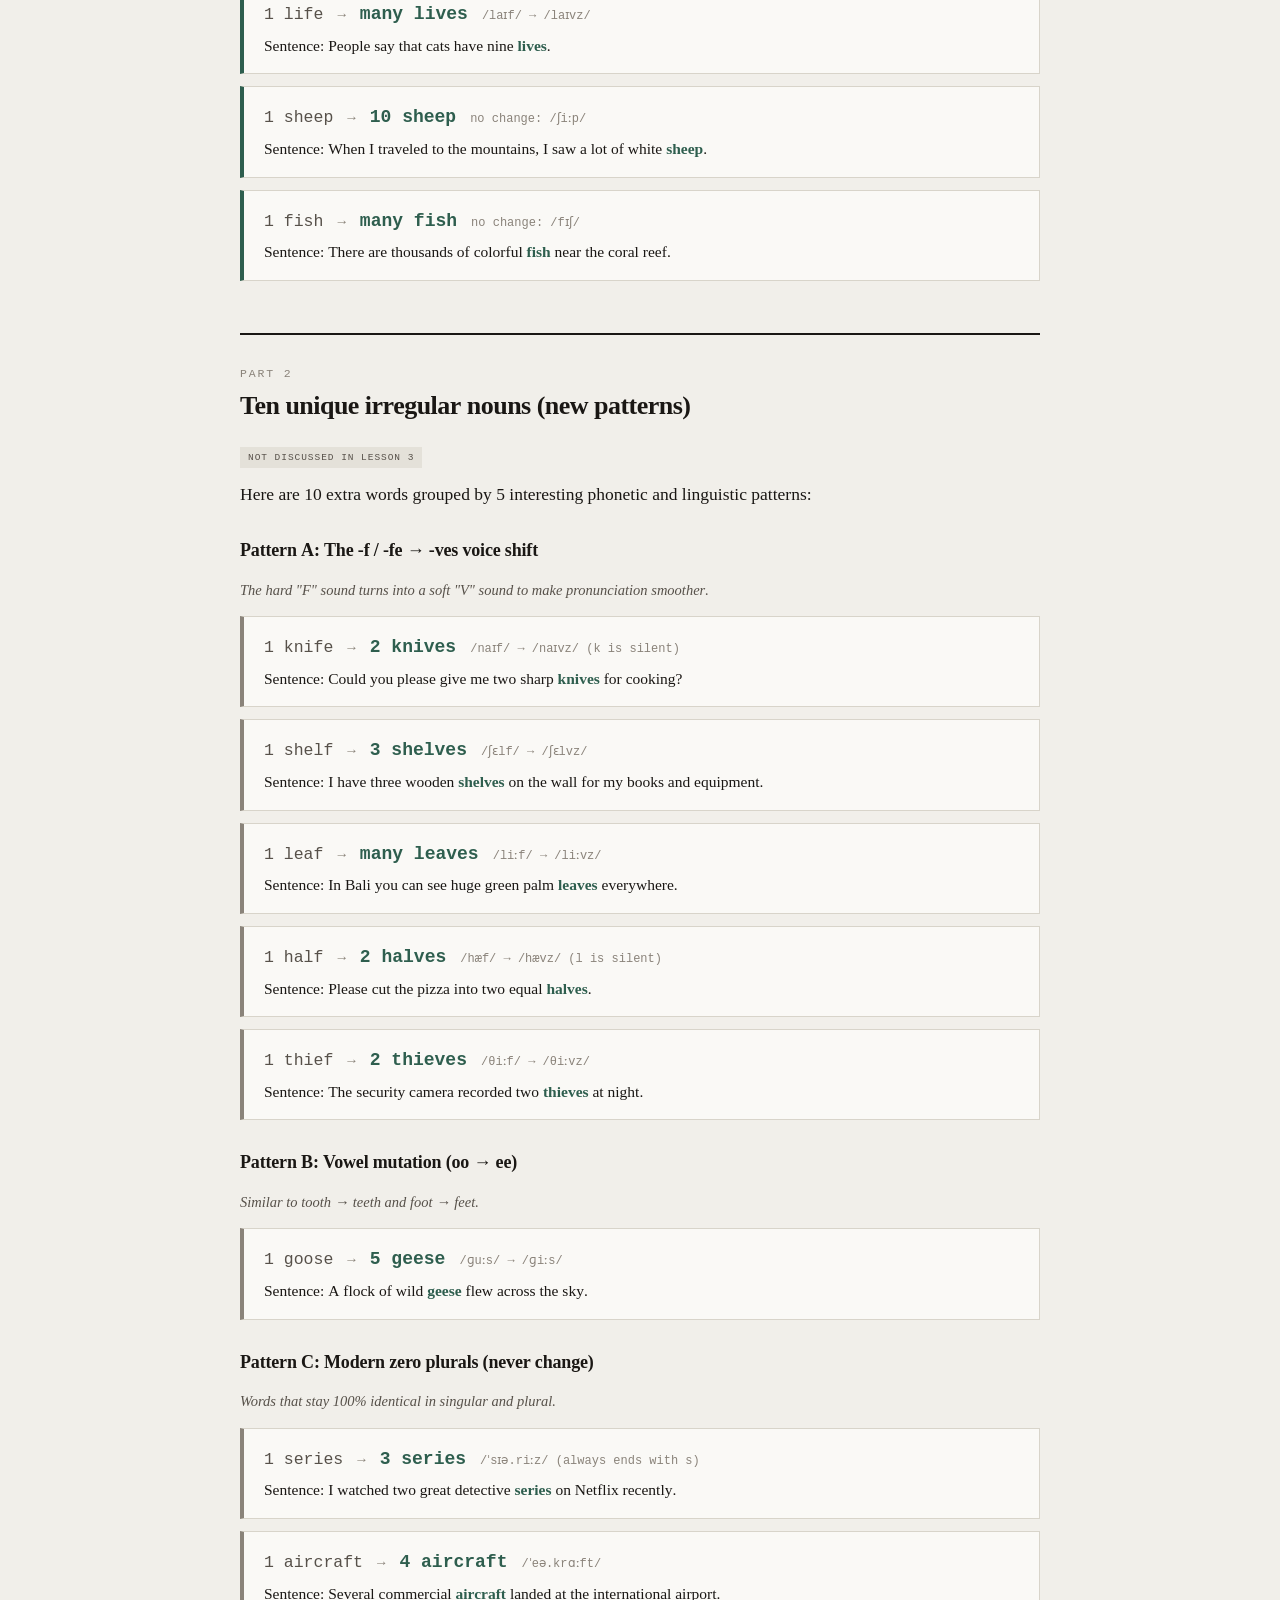
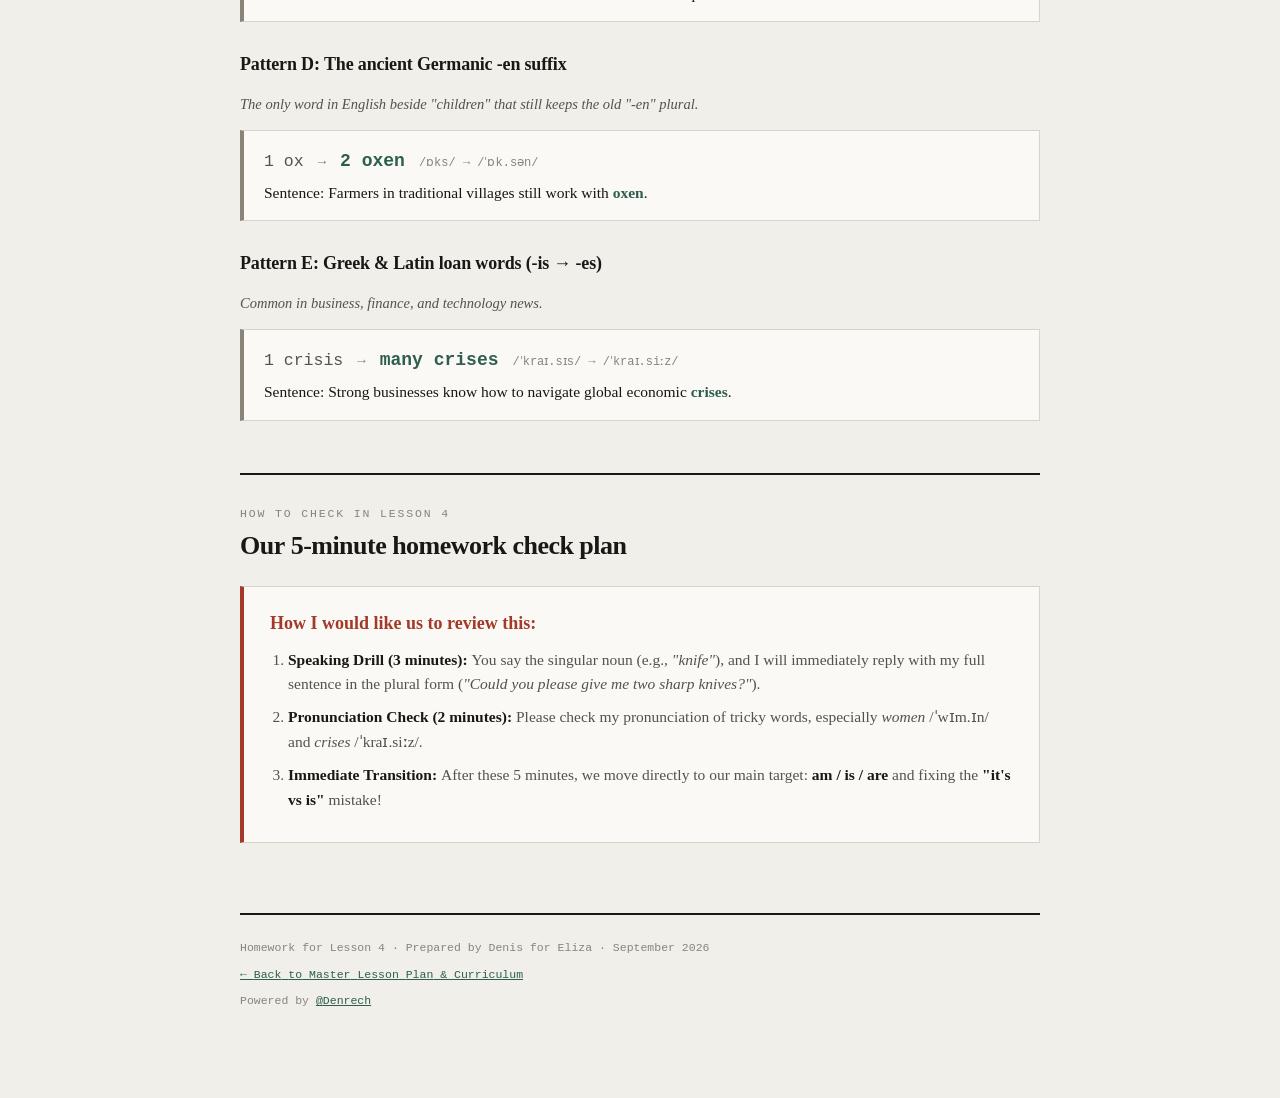
<file: homework.html>
<!doctype html>
<html lang="en">
<head>
<meta charset="utf-8">
<meta name="viewport" content="width=device-width,initial-scale=1">
<title>Homework for Lesson 4 — 20 Irregular Nouns | Denis</title>
<meta name="description" content="Homework on Rule 6 (Irregular Plural Nouns) from Denis for Eliza, with 20 unique examples and practice sentences.">
<link rel="stylesheet" href="translator.css">
<style>
:root{
  --paper:#F1EFEA; --card:#FAF9F6; --sunk:#E4E1D9;
  --ink:#1A1714; --ink-soft:#57514A; --ink-faint:#8A837A;
  --rule:#D8D4CA; --rule-soft:#E7E3DA;
  --go:#2E5E4E; --go-wash:#DCE8E2;
  --no:#A33A29; --no-wash:#F2DED9;
  --serif:Charter,"Bitstream Charter","Iowan Old Style","Palatino Linotype",Palatino,Georgia,serif;
  --mono:ui-monospace,"SF Mono",SFMono-Regular,Menlo,Consolas,monospace;
}
@media (prefers-color-scheme:dark){:root:not([data-theme="light"]){
  --paper:#15130F; --card:#1E1B16; --sunk:#262219;
  --ink:#EFEBE2; --ink-soft:#ACA398; --ink-faint:#847C71;
  --rule:#332E25; --rule-soft:#282419;
  --go:#7EBBA1; --go-wash:#1B2A24; --no:#DE8676; --no-wash:#2E1C18;
}}
*{box-sizing:border-box}
html{-webkit-text-size-adjust:100%}
body{background:var(--paper);color:var(--ink);font-family:var(--serif);font-size:17.5px;line-height:1.6;margin:0;padding:0 20px 90px;-webkit-font-smoothing:antialiased}
.wrap{max-width:800px;margin:0 auto}
p{margin:0 0 .85em;max-width:66ch}
a{color:var(--go)}
.mono{font-family:var(--mono)}
.top-nav{padding:24px 0 0;font-family:var(--mono);font-size:12px;letter-spacing:.08em}
.top-nav a{text-decoration:none;color:var(--ink-faint);display:inline-flex;align-items:center;gap:6px}
.top-nav a:hover{color:var(--go)}
header{padding:30px 0 0}
.kicker{font-family:var(--mono);font-size:11px;letter-spacing:.2em;text-transform:uppercase;color:var(--ink-faint);margin:0 0 18px}
h1{font-size:clamp(30px,5.5vw,48px);line-height:1.06;letter-spacing:-.028em;font-weight:700;margin:0 0 16px;text-wrap:balance}
.lede{font-size:19px;color:var(--ink-soft);max-width:58ch;margin:0 0 32px}
.hello{background:var(--card);border:1px solid var(--rule);padding:24px 28px;margin:0 0 32px}
.hello p{margin-bottom:.7em}
.hello p:last-child{margin-bottom:0}
section{margin-top:52px;padding-top:30px;border-top:2px solid var(--ink)}
section.soft{border-top:1px solid var(--rule)}
h2{font-family:var(--mono);font-size:11.5px;letter-spacing:.16em;text-transform:uppercase;color:var(--ink-faint);font-weight:400;margin:0 0 8px}
h3{font-size:26px;line-height:1.18;letter-spacing:-.02em;font-weight:700;margin:0 0 18px;text-wrap:balance}
.tag{display:inline-block;font-family:var(--mono);font-size:9.5px;letter-spacing:.1em;text-transform:uppercase;padding:3px 8px;margin-bottom:12px;background:var(--go-wash);color:var(--go)}
.tag.extra{background:var(--sunk);color:var(--ink-soft)}
.group-title{display:flex;align-items:center;gap:12px;margin:28px 0 14px}
.group-title h4{margin:0;font-size:18px;font-weight:700;letter-spacing:-.01em}
.group-desc{font-size:14.5px;color:var(--ink-soft);margin-bottom:14px;font-style:italic}
.cards{display:flex;flex-direction:column;gap:12px;margin-bottom:28px}
.card{background:var(--card);border:1px solid var(--rule);border-left:4px solid var(--go);padding:16px 20px}
.card.extra{border-left-color:var(--ink-faint)}
.pair{display:flex;align-items:baseline;gap:14px;font-family:var(--mono);font-size:16.5px;margin-bottom:6px}
.pair .sing{color:var(--ink-soft)}
.pair .ar{color:var(--ink-faint);font-size:14px}
.pair .plur{color:var(--go);font-weight:700;font-size:18px}
.pair .pron{font-size:12px;color:var(--ink-faint);font-family:var(--mono)}
.sent{font-size:15.5px;color:var(--ink);margin:4px 0 0;line-height:1.45}
.sent b{color:var(--go);font-weight:600}
.plan-box{background:var(--card);border:1px solid var(--rule);border-left:4px solid var(--no);padding:22px 26px;margin:24px 0}
.plan-box h4{margin:0 0 10px;font-size:18px;color:var(--no)}
.plan-box ol{margin:0;padding-left:18px;font-size:15.5px;color:var(--ink-soft)}
.plan-box li{margin-bottom:8px}
.plan-box li strong{color:var(--ink)}
footer{margin-top:70px;padding-top:24px;border-top:2px solid var(--ink);font-family:var(--mono);font-size:11.5px;color:var(--ink-faint);display:flex;flex-direction:column;gap:8px}
footer a{color:var(--go)}
@media (max-width:620px){
  body{font-size:16.5px;padding:0 16px 60px}
  .pair{flex-wrap:wrap;gap:8px}
}
</style>
</head>
<body>
<div class="wrap">

<nav class="top-nav" style="display:flex;gap:18px;flex-wrap:wrap">
  <a href="index.html">← Master Curriculum</a>
  <a href="homework.html" style="font-weight:600;color:var(--go)">📝 Rule 6 Homework</a>
  <a href="lesson-4.html" style="font-weight:700;color:var(--no);text-decoration:underline">🎯 Lesson 4 Cockpit →</a>
</nav>

<header>
  <p class="kicker">For Eliza · from Denis · Homework for Lesson 4</p>
  <h1>My 20 Irregular Nouns (Rule 6)</h1>
  <p class="lede">At the end of Lesson 3 you asked me to prepare 10 examples for Rule 6. I decided to prepare 20 examples with full speaking sentences so we can practice them together.</p>

  <div class="hello">
    <p>Hi Eliza! In Lesson 3 you taught me the six rules for making singular nouns plural. Rule 6 was about <strong>irregular nouns that change completely</strong> or follow unique patterns.</p>
    <p>I found this topic very interesting because for years I thought English just added "-s" to everything. I grouped these 20 words by their logical patterns and wrote a full sentence for each one about real life, work, travel, and Bali.</p>
  </div>
</header>

<section>
  <h2>Part 1</h2>
  <h3>Ten core irregular nouns (people, body & nature)</h3>
  <span class="tag">Essential Everyday Words</span>
  <p>These are the most important irregular words in English. I prepared full sentences so I can read them out loud to you.</p>

  <div class="cards">
    <div class="card">
      <div class="pair">
        <span class="sing">1 man</span>
        <span class="ar">→</span>
        <span class="plur">2 men</span>
        <span class="pron">/mæn/ → /mɛn/</span>
      </div>
      <div class="sent">Sentence: Two <b>men</b> in our team are senior product designers.</div>
    </div>

    <div class="card">
      <div class="pair">
        <span class="sing">1 woman</span>
        <span class="ar">→</span>
        <span class="plur">2 women</span>
        <span class="pron">/ˈwʊm.ən/ → /ˈwɪm.ɪn/</span>
      </div>
      <div class="sent">Sentence: Three <b>women</b> work on the new user interface project.</div>
    </div>

    <div class="card">
      <div class="pair">
        <span class="sing">1 child</span>
        <span class="ar">→</span>
        <span class="plur">2 children</span>
        <span class="pron">/tʃaɪld/ → /ˈtʃɪl.drən/</span>
      </div>
      <div class="sent">Sentence: My friends have two <b>children</b>, a boy and a girl.</div>
    </div>

    <div class="card">
      <div class="pair">
        <span class="sing">1 person</span>
        <span class="ar">→</span>
        <span class="plur">many people</span>
        <span class="pron">/ˈpɜː.sən/ → /ˈpiː.pəl/</span>
      </div>
      <div class="sent">Sentence: There are many creative <b>people</b> living and working in Bali.</div>
    </div>

    <div class="card">
      <div class="pair">
        <span class="sing">1 tooth</span>
        <span class="ar">→</span>
        <span class="plur">all teeth</span>
        <span class="pron">/tuːθ/ → /tiːθ/</span>
      </div>
      <div class="sent">Sentence: I always brush my <b>teeth</b> in the morning and before sleep.</div>
    </div>

    <div class="card">
      <div class="pair">
        <span class="sing">1 foot</span>
        <span class="ar">→</span>
        <span class="plur">2 feet</span>
        <span class="pron">/fʊt/ → /fiːt/</span>
      </div>
      <div class="sent">Sentence: My <b>feet</b> hurt after walking ten kilometers in the city.</div>
    </div>

    <div class="card">
      <div class="pair">
        <span class="sing">1 mouse</span>
        <span class="ar">→</span>
        <span class="plur">2 mice</span>
        <span class="pron">/maʊs/ → /maɪs/</span>
      </div>
      <div class="sent">Sentence: I don't like <b>mice</b>, but our cat loves chasing them.</div>
    </div>

    <div class="card">
      <div class="pair">
        <span class="sing">1 life</span>
        <span class="ar">→</span>
        <span class="plur">many lives</span>
        <span class="pron">/laɪf/ → /laɪvz/</span>
      </div>
      <div class="sent">Sentence: People say that cats have nine <b>lives</b>.</div>
    </div>

    <div class="card">
      <div class="pair">
        <span class="sing">1 sheep</span>
        <span class="ar">→</span>
        <span class="plur">10 sheep</span>
        <span class="pron">no change: /ʃiːp/</span>
      </div>
      <div class="sent">Sentence: When I traveled to the mountains, I saw a lot of white <b>sheep</b>.</div>
    </div>

    <div class="card">
      <div class="pair">
        <span class="sing">1 fish</span>
        <span class="ar">→</span>
        <span class="plur">many fish</span>
        <span class="pron">no change: /fɪʃ/</span>
      </div>
      <div class="sent">Sentence: There are thousands of colorful <b>fish</b> near the coral reef.</div>
    </div>
  </div>
</section>

<section>
  <h2>Part 2</h2>
  <h3>Ten unique irregular nouns (new patterns)</h3>
  <span class="tag extra">Not discussed in Lesson 3</span>
  <p>Here are 10 extra words grouped by 5 interesting phonetic and linguistic patterns:</p>

  <div class="group-title">
    <h4>Pattern A: The -f / -fe → -ves voice shift</h4>
  </div>
  <p class="group-desc">The hard "F" sound turns into a soft "V" sound to make pronunciation smoother.</p>

  <div class="cards">
    <div class="card extra">
      <div class="pair">
        <span class="sing">1 knife</span>
        <span class="ar">→</span>
        <span class="plur">2 knives</span>
        <span class="pron">/naɪf/ → /naɪvz/ (k is silent)</span>
      </div>
      <div class="sent">Sentence: Could you please give me two sharp <b>knives</b> for cooking?</div>
    </div>

    <div class="card extra">
      <div class="pair">
        <span class="sing">1 shelf</span>
        <span class="ar">→</span>
        <span class="plur">3 shelves</span>
        <span class="pron">/ʃɛlf/ → /ʃɛlvz/</span>
      </div>
      <div class="sent">Sentence: I have three wooden <b>shelves</b> on the wall for my books and equipment.</div>
    </div>

    <div class="card extra">
      <div class="pair">
        <span class="sing">1 leaf</span>
        <span class="ar">→</span>
        <span class="plur">many leaves</span>
        <span class="pron">/liːf/ → /liːvz/</span>
      </div>
      <div class="sent">Sentence: In Bali you can see huge green palm <b>leaves</b> everywhere.</div>
    </div>

    <div class="card extra">
      <div class="pair">
        <span class="sing">1 half</span>
        <span class="ar">→</span>
        <span class="plur">2 halves</span>
        <span class="pron">/hæf/ → /hævz/ (l is silent)</span>
      </div>
      <div class="sent">Sentence: Please cut the pizza into two equal <b>halves</b>.</div>
    </div>

    <div class="card extra">
      <div class="pair">
        <span class="sing">1 thief</span>
        <span class="ar">→</span>
        <span class="plur">2 thieves</span>
        <span class="pron">/θiːf/ → /θiːvz/</span>
      </div>
      <div class="sent">Sentence: The security camera recorded two <b>thieves</b> at night.</div>
    </div>
  </div>

  <div class="group-title">
    <h4>Pattern B: Vowel mutation (oo → ee)</h4>
  </div>
  <p class="group-desc">Similar to tooth → teeth and foot → feet.</p>

  <div class="cards">
    <div class="card extra">
      <div class="pair">
        <span class="sing">1 goose</span>
        <span class="ar">→</span>
        <span class="plur">5 geese</span>
        <span class="pron">/ɡuːs/ → /ɡiːs/</span>
      </div>
      <div class="sent">Sentence: A flock of wild <b>geese</b> flew across the sky.</div>
    </div>
  </div>

  <div class="group-title">
    <h4>Pattern C: Modern zero plurals (never change)</h4>
  </div>
  <p class="group-desc">Words that stay 100% identical in singular and plural.</p>

  <div class="cards">
    <div class="card extra">
      <div class="pair">
        <span class="sing">1 series</span>
        <span class="ar">→</span>
        <span class="plur">3 series</span>
        <span class="pron">/ˈsɪə.riːz/ (always ends with s)</span>
      </div>
      <div class="sent">Sentence: I watched two great detective <b>series</b> on Netflix recently.</div>
    </div>

    <div class="card extra">
      <div class="pair">
        <span class="sing">1 aircraft</span>
        <span class="ar">→</span>
        <span class="plur">4 aircraft</span>
        <span class="pron">/ˈeə.krɑːft/</span>
      </div>
      <div class="sent">Sentence: Several commercial <b>aircraft</b> landed at the international airport.</div>
    </div>
  </div>

  <div class="group-title">
    <h4>Pattern D: The ancient Germanic -en suffix</h4>
  </div>
  <p class="group-desc">The only word in English beside "children" that still keeps the old "-en" plural.</p>

  <div class="cards">
    <div class="card extra">
      <div class="pair">
        <span class="sing">1 ox</span>
        <span class="ar">→</span>
        <span class="plur">2 oxen</span>
        <span class="pron">/ɒks/ → /ˈɒk.sən/</span>
      </div>
      <div class="sent">Sentence: Farmers in traditional villages still work with <b>oxen</b>.</div>
    </div>
  </div>

  <div class="group-title">
    <h4>Pattern E: Greek & Latin loan words (-is → -es)</h4>
  </div>
  <p class="group-desc">Common in business, finance, and technology news.</p>

  <div class="cards">
    <div class="card extra">
      <div class="pair">
        <span class="sing">1 crisis</span>
        <span class="ar">→</span>
        <span class="plur">many crises</span>
        <span class="pron">/ˈkraɪ.sɪs/ → /ˈkraɪ.siːz/</span>
      </div>
      <div class="sent">Sentence: Strong businesses know how to navigate global economic <b>crises</b>.</div>
    </div>
  </div>
</section>

<section>
  <h2>How to check in Lesson 4</h2>
  <h3>Our 5-minute homework check plan</h3>

  <div class="plan-box">
    <h4>How I would like us to review this:</h4>
    <ol>
      <li><strong>Speaking Drill (3 minutes):</strong> You say the singular noun (e.g., <em>"knife"</em>), and I will immediately reply with my full sentence in the plural form (<em>"Could you please give me two sharp knives?"</em>).</li>
      <li><strong>Pronunciation Check (2 minutes):</strong> Please check my pronunciation of tricky words, especially <em>women</em> /ˈwɪm.ɪn/ and <em>crises</em> /ˈkraɪ.siːz/.</li>
      <li><strong>Immediate Transition:</strong> After these 5 minutes, we move directly to our main target: <strong>am / is / are</strong> and fixing the <strong>"it's vs is"</strong> mistake!</li>
    </ol>
  </div>
</section>

<footer>
  <span>Homework for Lesson 4 · Prepared by Denis for Eliza · September 2026</span>
  <span><a href="index.html">← Back to Master Lesson Plan & Curriculum</a></span>
  <span>Powered by <a href="https://t.me/Denrech" target="_blank" rel="noopener noreferrer">@Denrech</a></span>
</footer>

</div>
<script src="translator.js"></script>
</body>
</html>
</file>
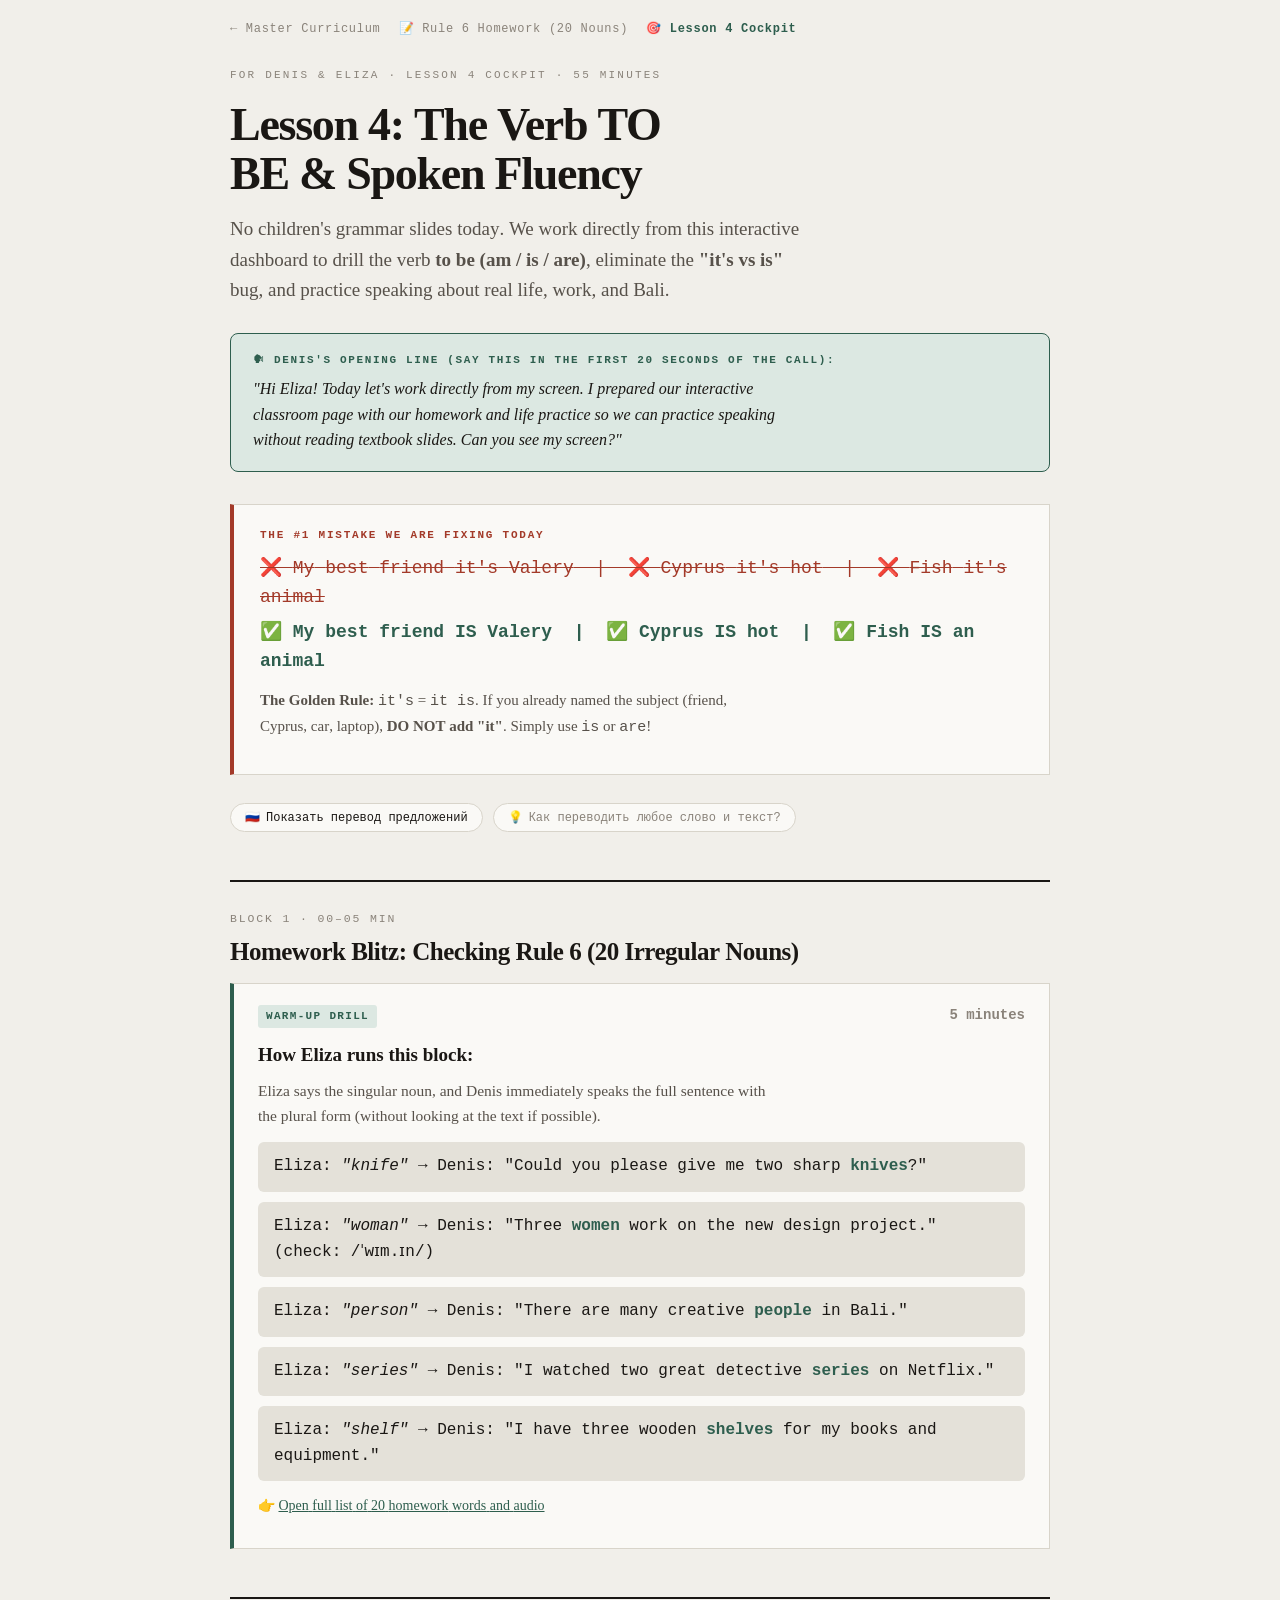
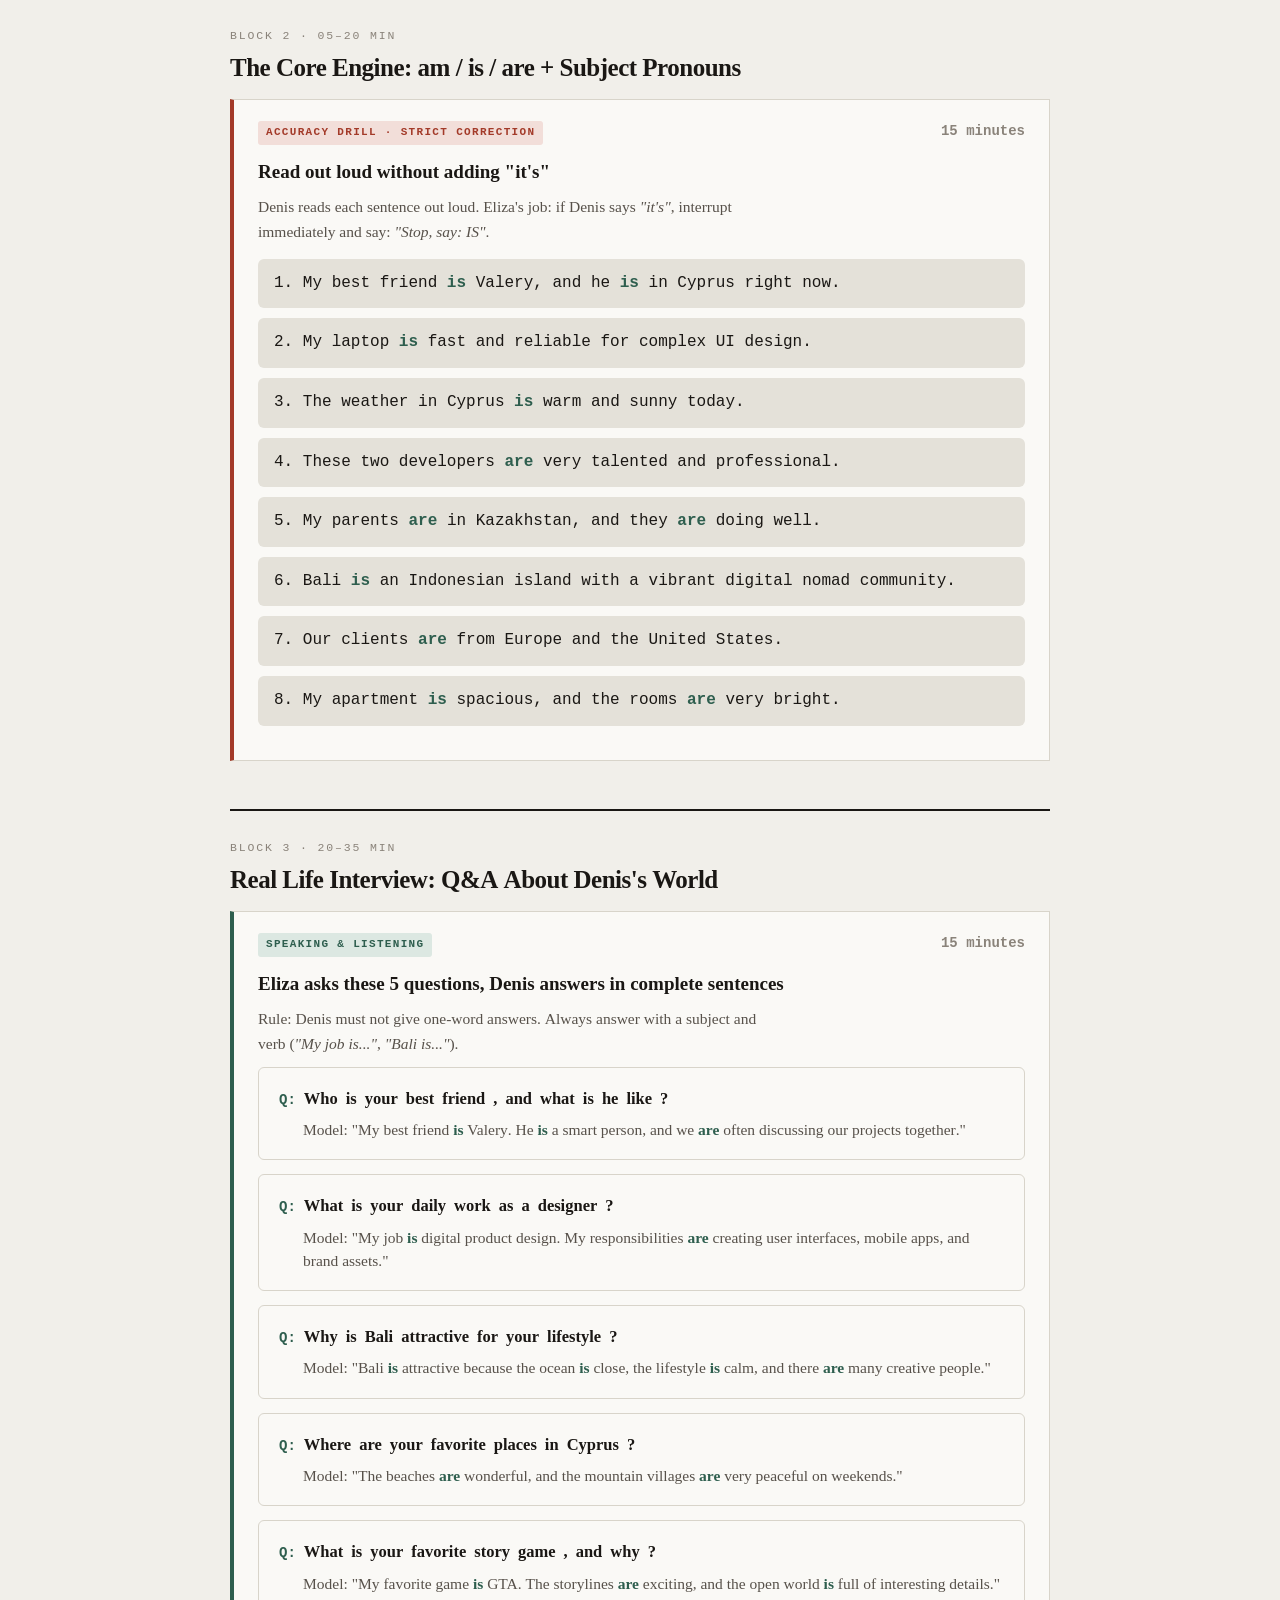
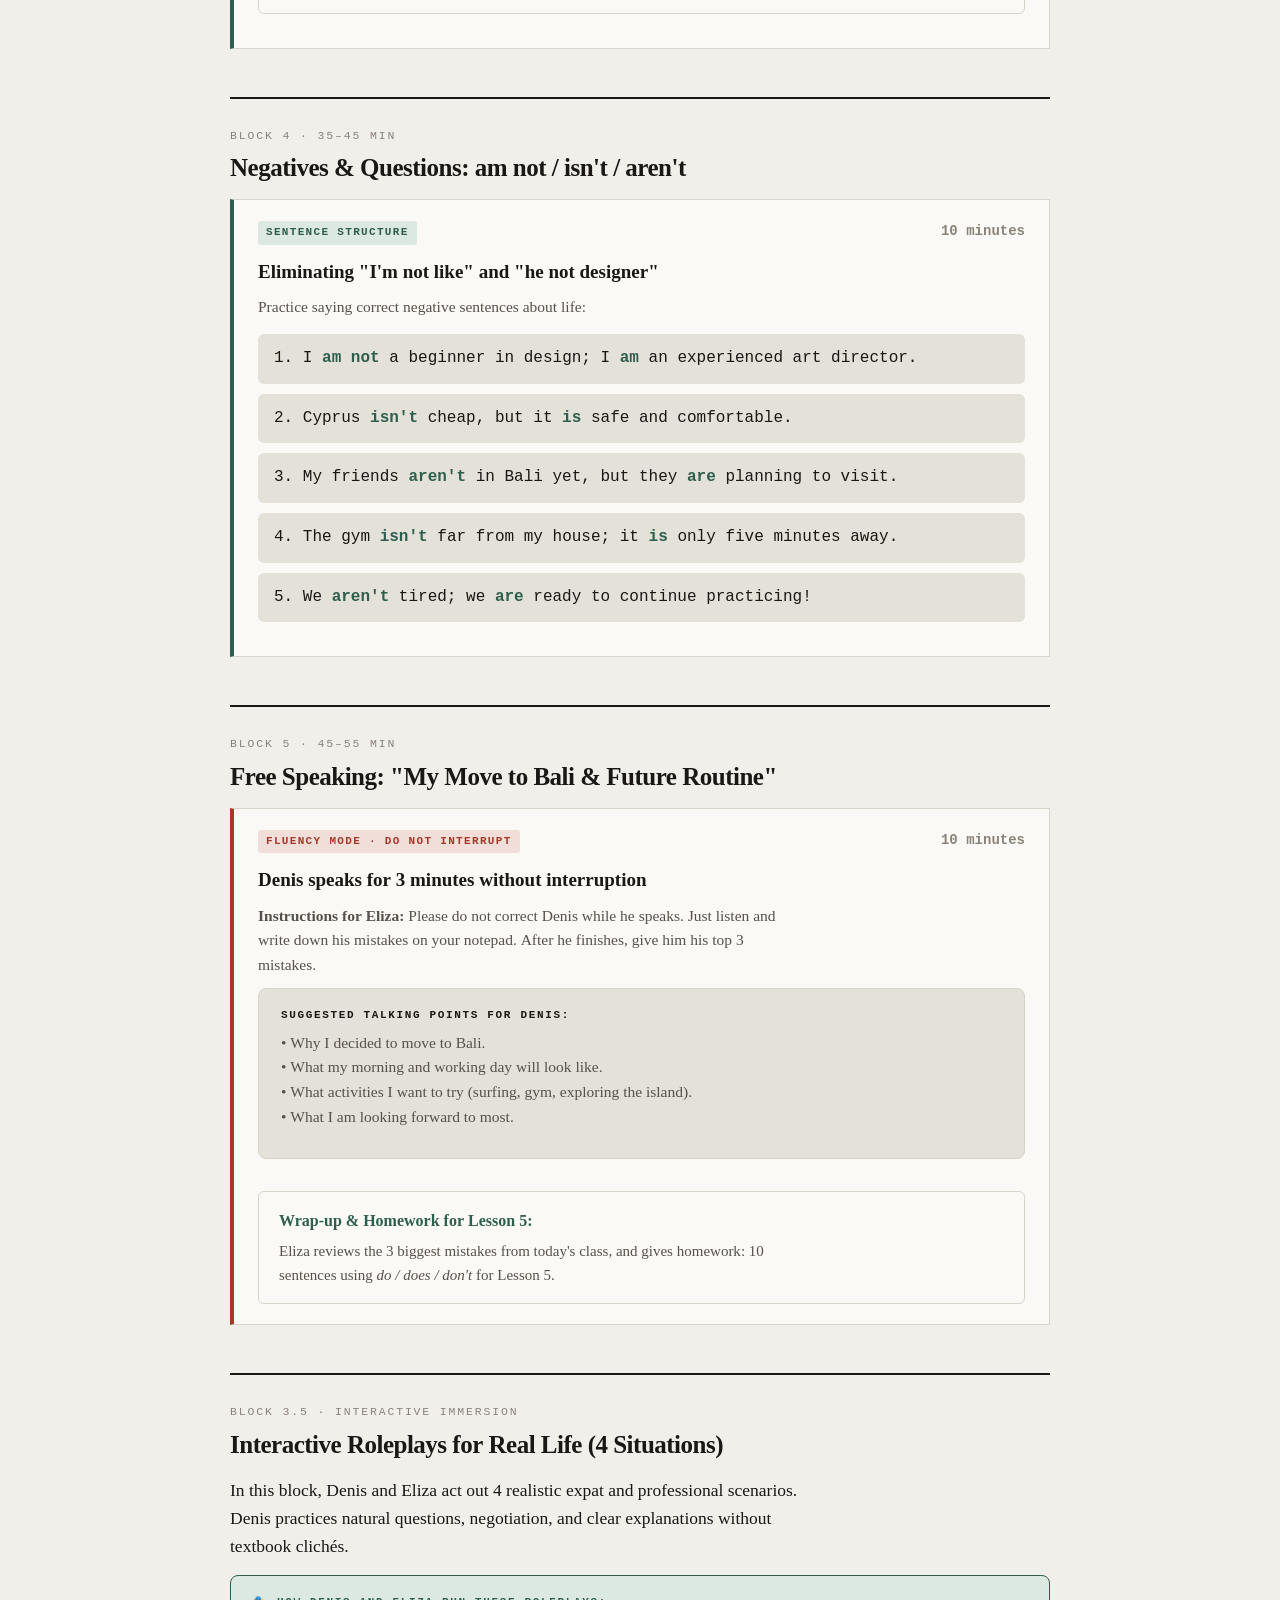
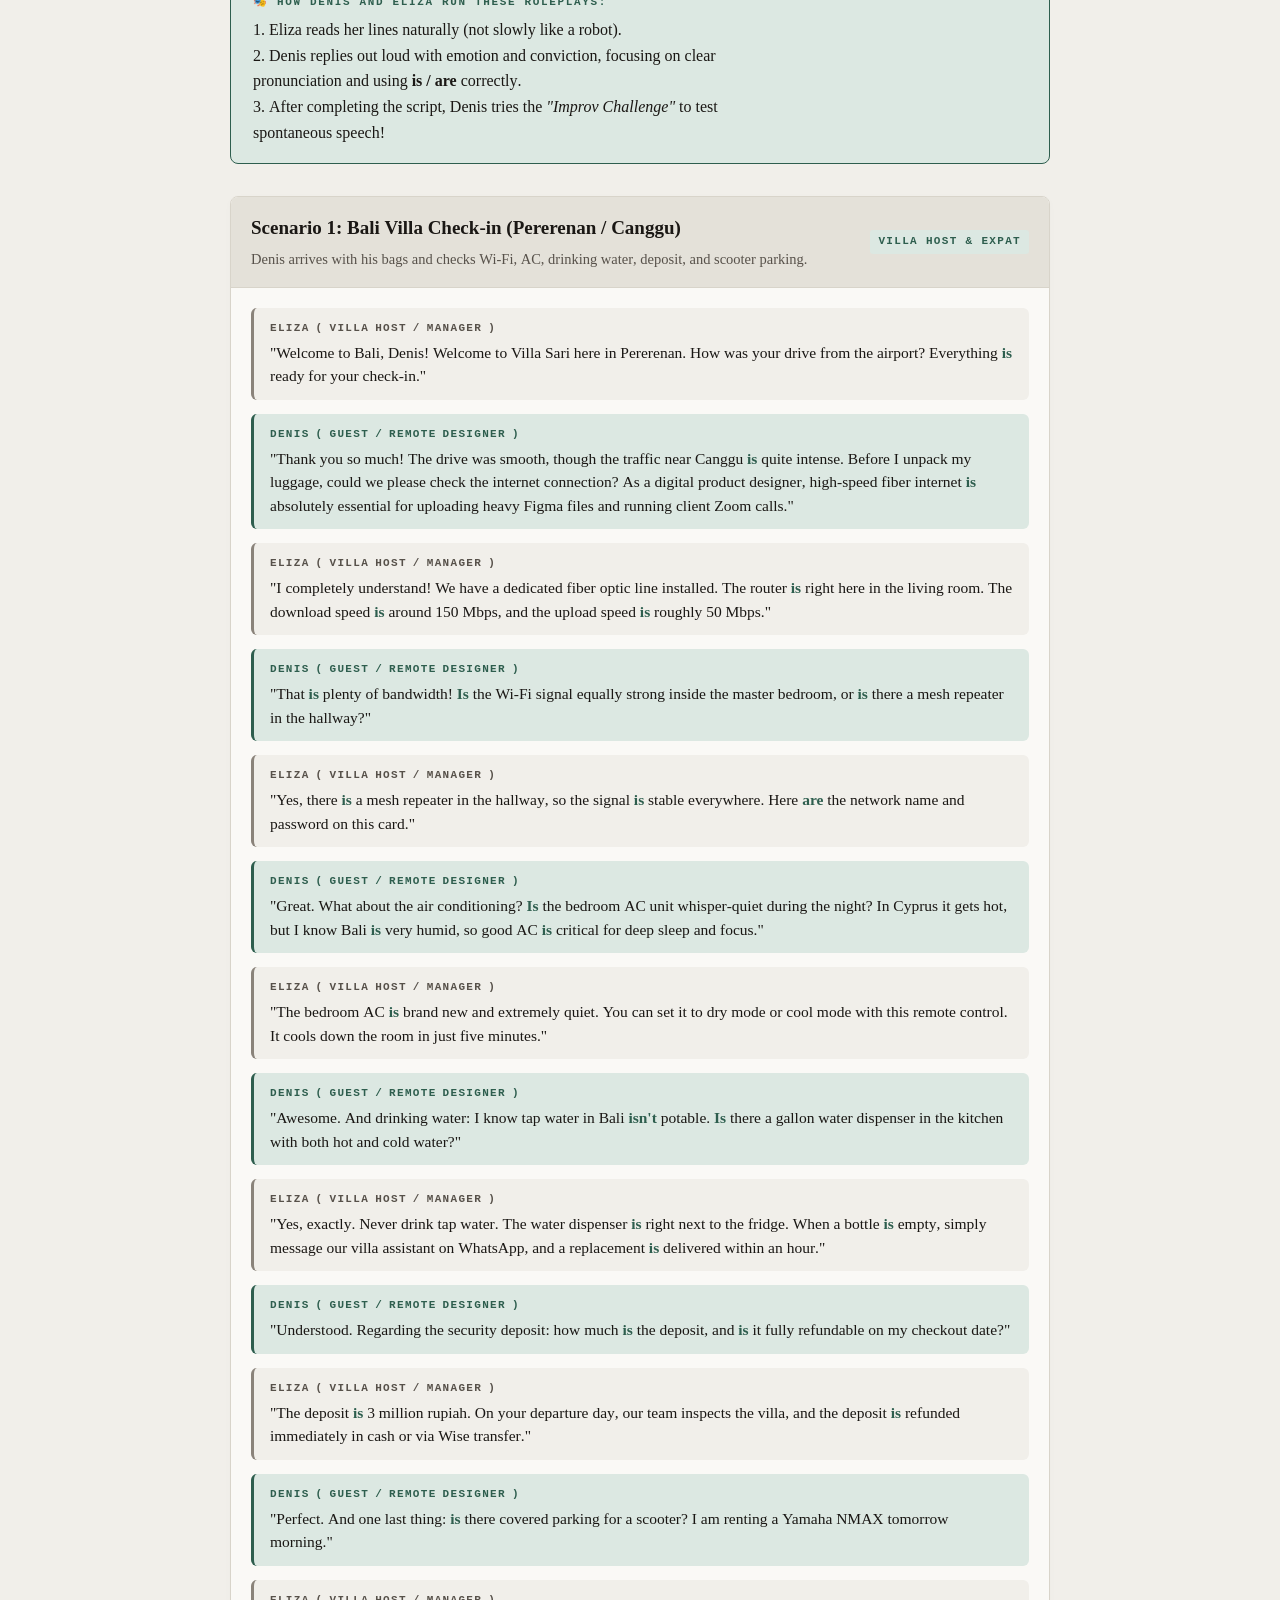
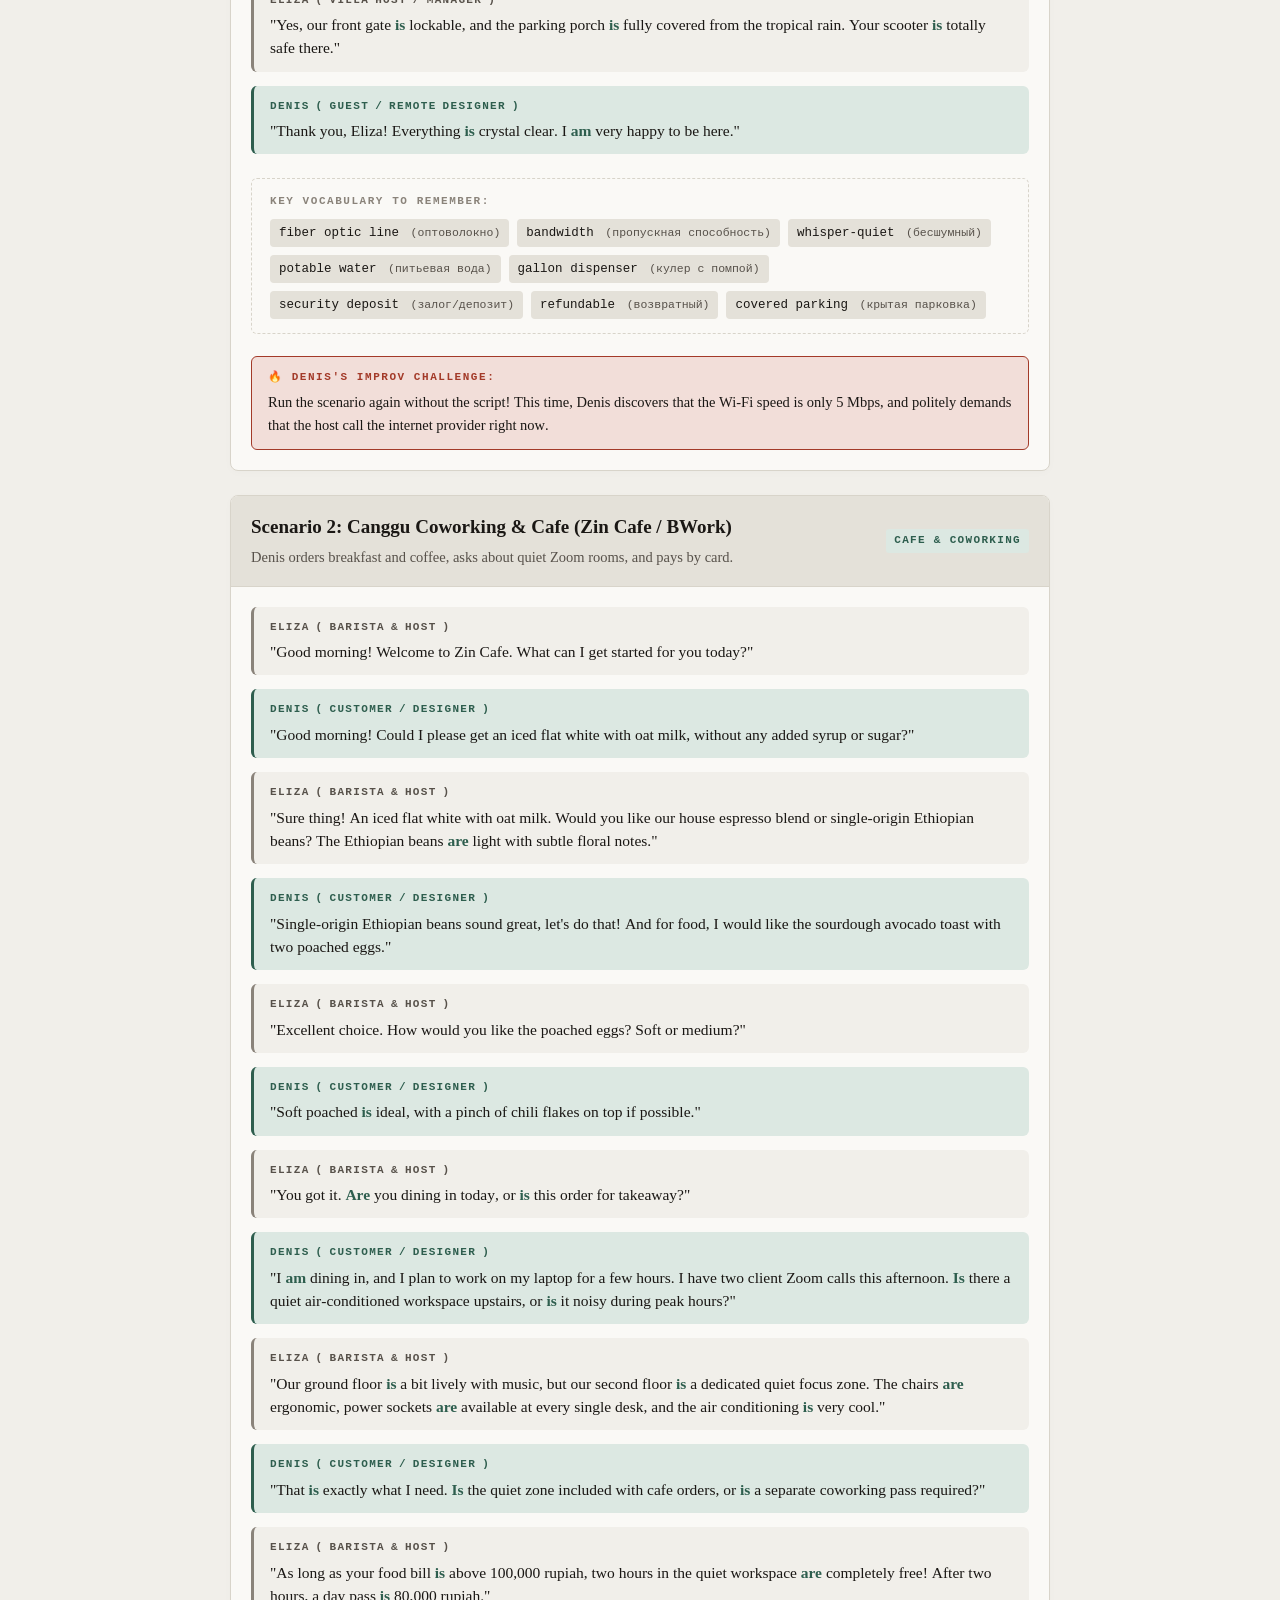
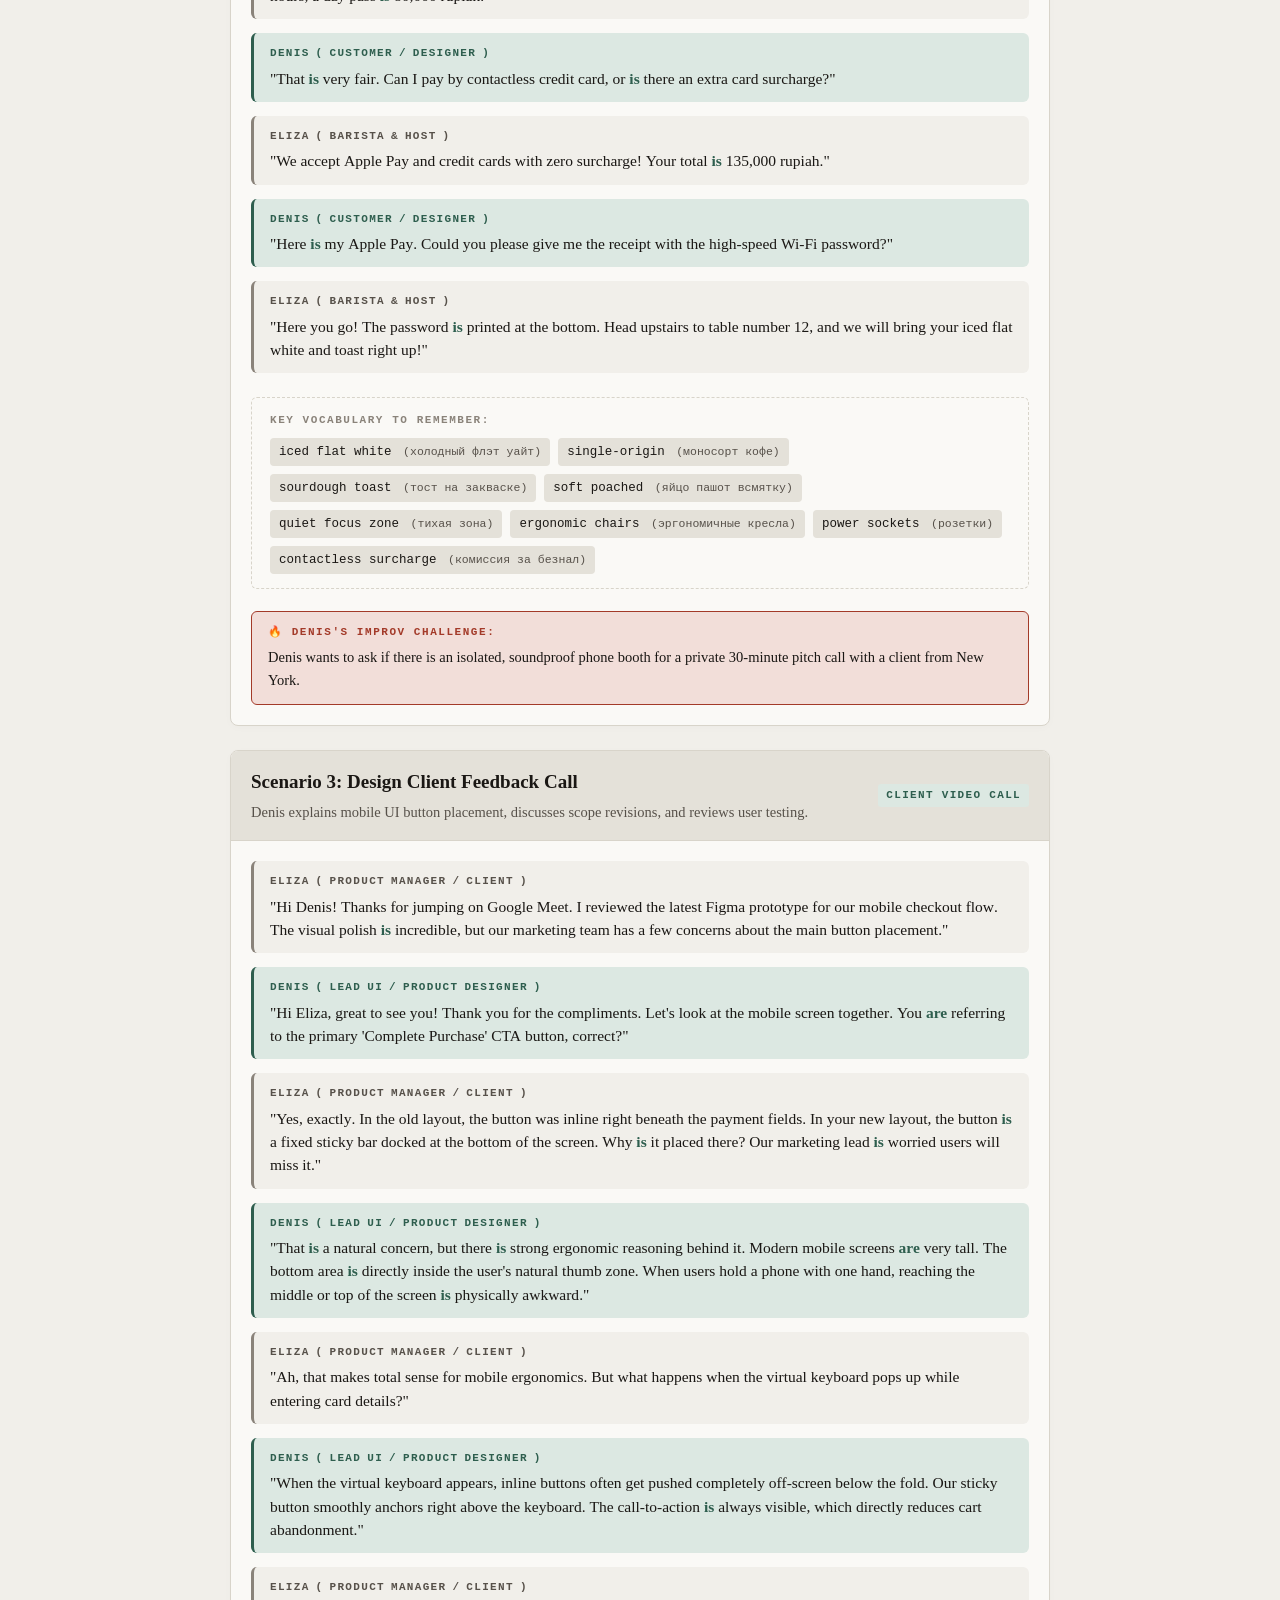
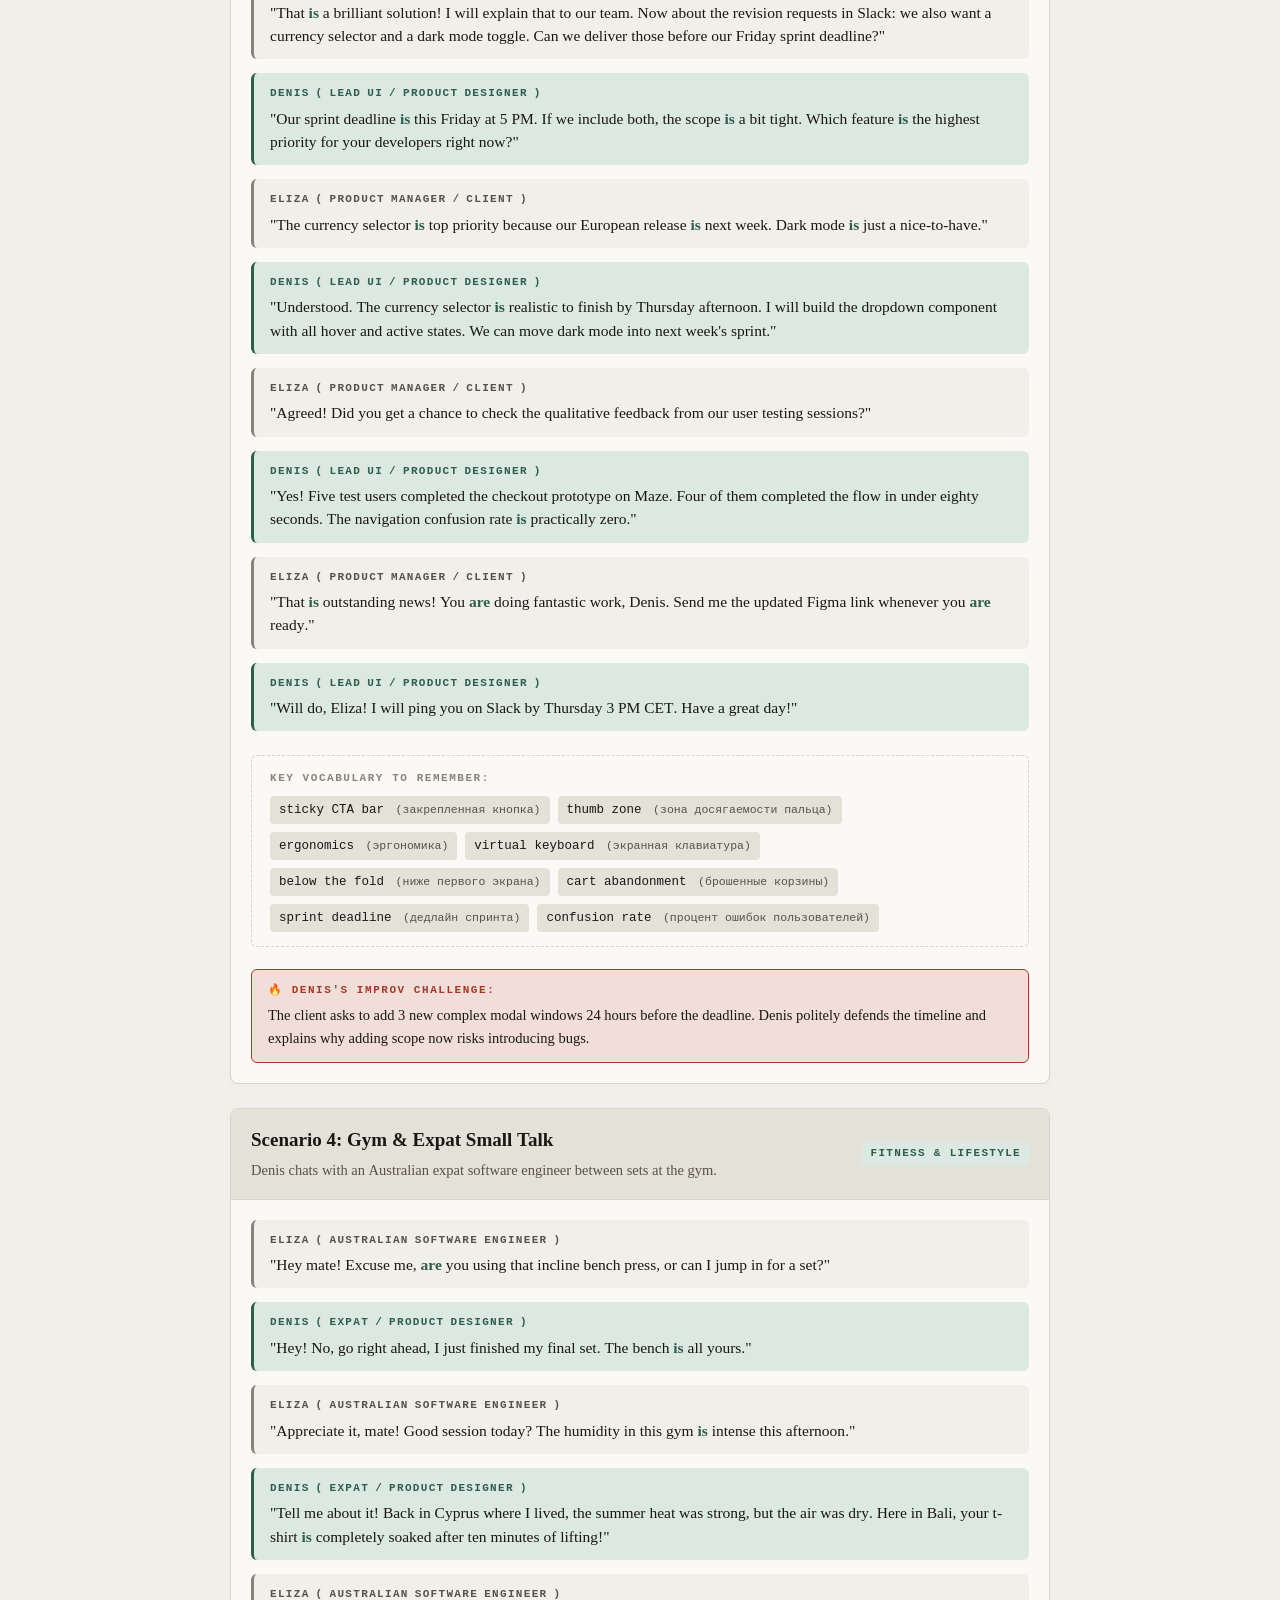
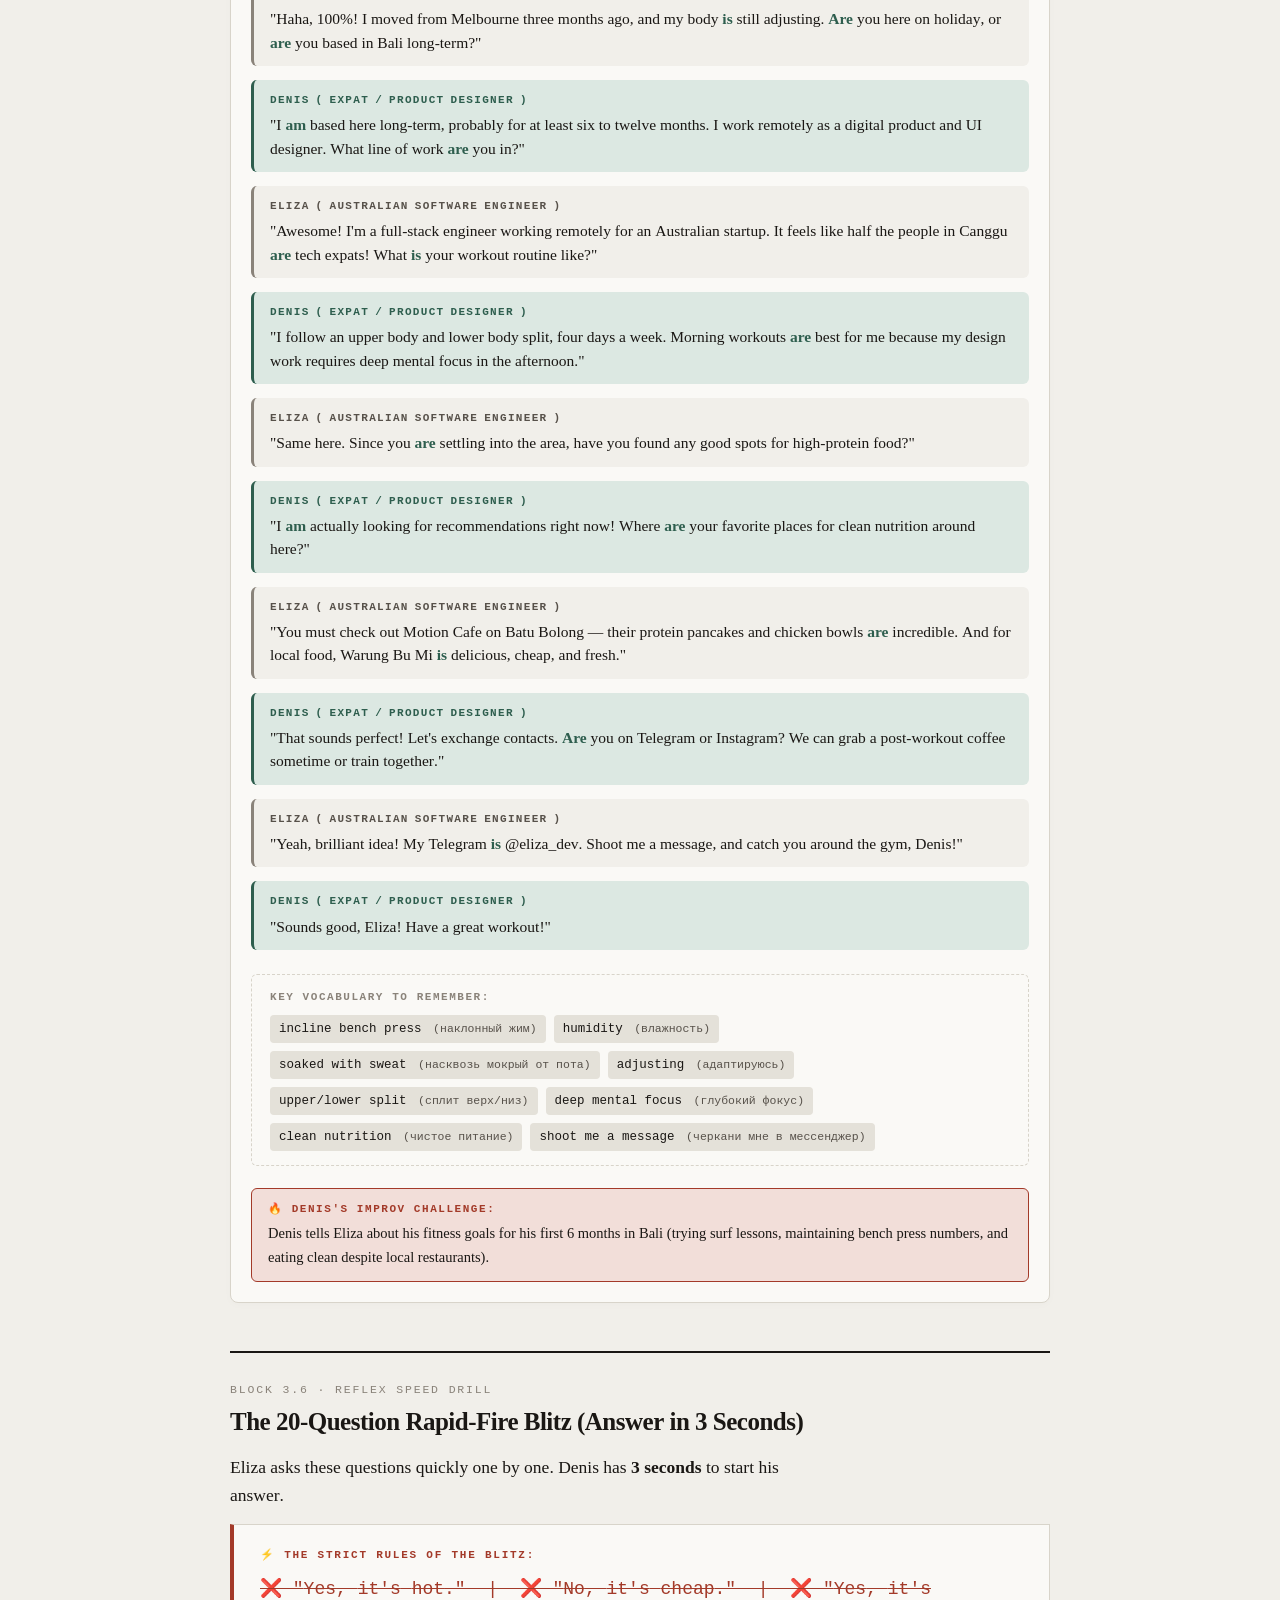
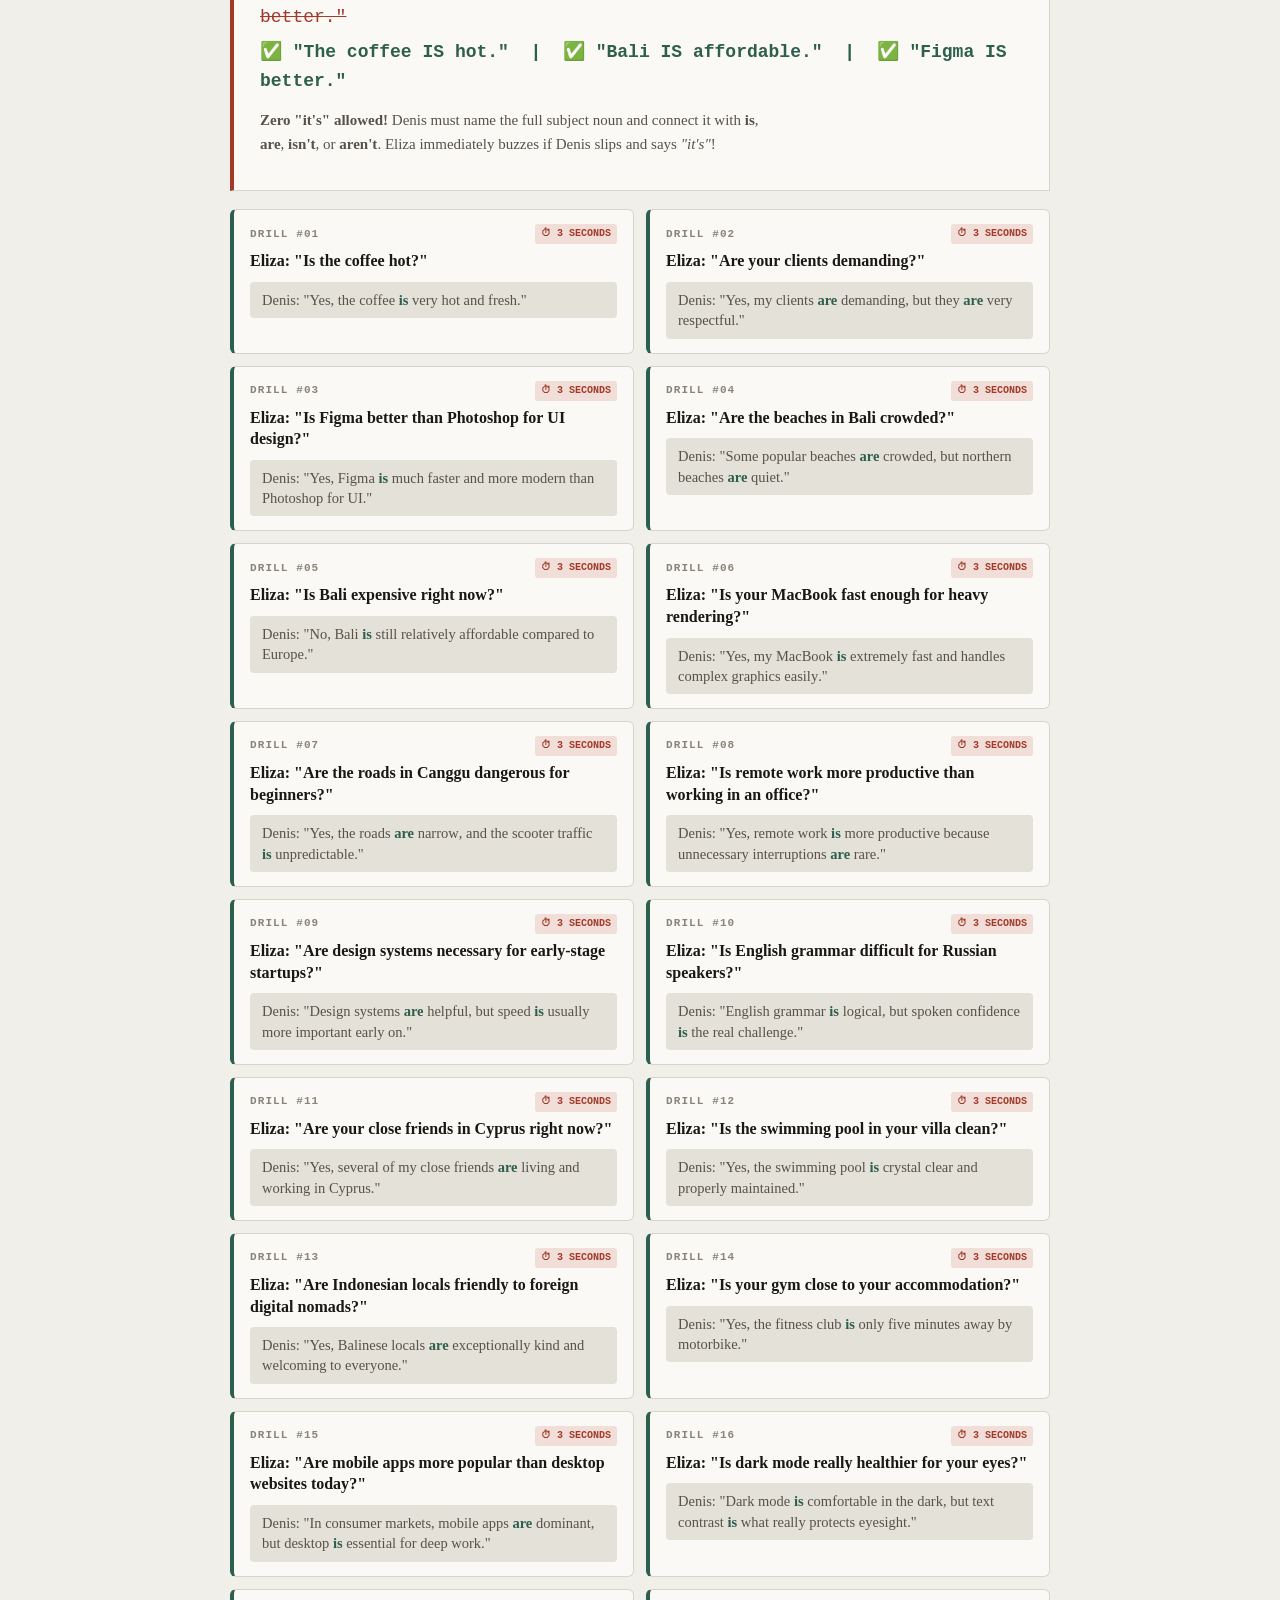
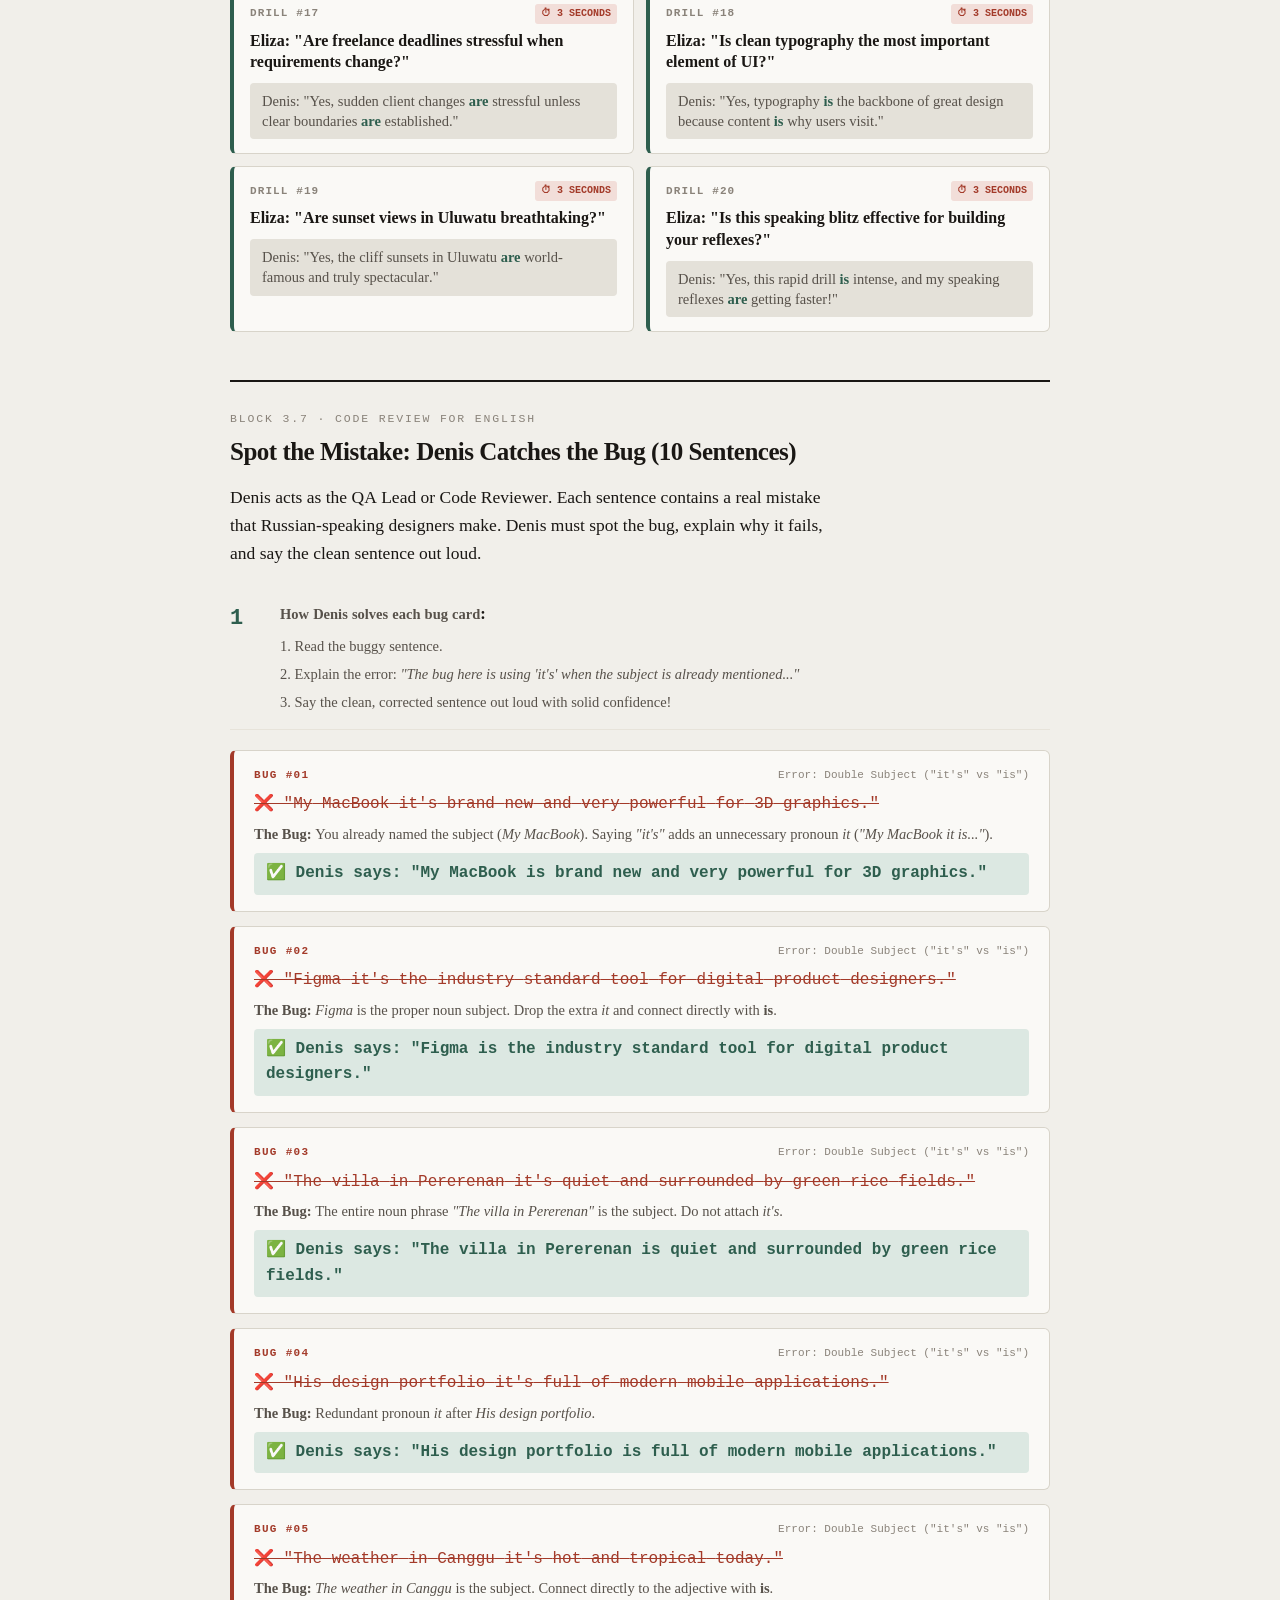
<file: lesson-4.html>
<!doctype html>
<html lang="en">
<head>
<meta charset="utf-8">
<meta name="viewport" content="width=device-width,initial-scale=1">
<title>Lesson 4 Cockpit — The Verb TO BE & Speaking Practice | Denis</title>
<meta name="description" content="Interactive lesson cockpit for Lesson 4 with Eliza: am/is/are drill, fixing it's vs is, life interview and free speaking.">
<link rel="stylesheet" href="translator.css">
<style>
:root{
  --paper:#F1EFEA; --card:#FAF9F6; --sunk:#E4E1D9;
  --ink:#1A1714; --ink-soft:#57514A; --ink-faint:#8A837A;
  --rule:#D8D4CA; --rule-soft:#E7E3DA;
  --go:#2E5E4E; --go-wash:#DCE8E2;
  --no:#A33A29; --no-wash:#F2DED9;
  --serif:Charter,"Bitstream Charter","Iowan Old Style","Palatino Linotype",Palatino,Georgia,serif;
  --mono:ui-monospace,"SF Mono",SFMono-Regular,Menlo,Consolas,monospace;
}
@media (prefers-color-scheme:dark){:root:not([data-theme="light"]){
  --paper:#15130F; --card:#1E1B16; --sunk:#262219;
  --ink:#EFEBE2; --ink-soft:#ACA398; --ink-faint:#847C71;
  --rule:#332E25; --rule-soft:#282419;
  --go:#7EBBA1; --go-wash:#1B2A24; --no:#DE8676; --no-wash:#2E1C18;
}}
*{box-sizing:border-box}
html{-webkit-text-size-adjust:100%}
body{background:var(--paper);color:var(--ink);font-family:var(--serif);font-size:17.5px;line-height:1.6;margin:0;padding:0 20px 90px;-webkit-font-smoothing:antialiased}
.wrap{max-width:820px;margin:0 auto}
p{margin:0 0 .85em;max-width:68ch}
a{color:var(--go)}
.mono{font-family:var(--mono)}
.top-nav{padding:20px 0 0;font-family:var(--mono);font-size:12px;letter-spacing:.06em;display:flex;gap:18px;flex-wrap:wrap}
.top-nav a{text-decoration:none;color:var(--ink-faint);display:inline-flex;align-items:center;gap:5px}
.top-nav a:hover,.top-nav a.active{color:var(--go);font-weight:600}
header{padding:28px 0 0}
.kicker{font-family:var(--mono);font-size:11px;letter-spacing:.2em;text-transform:uppercase;color:var(--ink-faint);margin:0 0 16px}
h1{font-size:clamp(30px,5.4vw,46px);line-height:1.06;letter-spacing:-.028em;font-weight:700;margin:0 0 16px;text-wrap:balance}
.lede{font-size:19px;color:var(--ink-soft);max-width:62ch;margin:0 0 28px}

.call-script{background:var(--go-wash);border:1px solid var(--go);border-radius:8px;padding:18px 22px;margin:0 0 32px}
.call-script .label{font-family:var(--mono);font-size:11px;letter-spacing:.15em;text-transform:uppercase;color:var(--go);font-weight:700;margin-bottom:6px;display:block}
.call-script p{font-size:16px;margin:0;color:var(--ink)}

.fix-box{background:var(--card);border:1px solid var(--rule);border-left:4px solid var(--no);padding:22px 26px;margin:0 0 28px}
.fix-box .title{font-family:var(--mono);font-size:11px;letter-spacing:.16em;text-transform:uppercase;color:var(--no);font-weight:700;margin-bottom:10px;display:block}
.fix-box .row{display:flex;flex-direction:column;gap:6px;font-family:var(--mono);font-size:18px}
.fix-box .bad{color:var(--no);text-decoration:line-through}
.fix-box .good{color:var(--go);font-weight:700}
.fix-box .rule-text{font-size:15px;color:var(--ink-soft);margin-top:12px;font-family:var(--serif)}

section{margin-top:48px;padding-top:28px;border-top:2px solid var(--ink)}
section.soft{border-top:1px solid var(--rule)}
h2{font-family:var(--mono);font-size:11.5px;letter-spacing:.16em;text-transform:uppercase;color:var(--ink-faint);font-weight:400;margin:0 0 8px}
h3{font-size:25px;line-height:1.2;letter-spacing:-.02em;font-weight:700;margin:0 0 16px}

.stage{background:var(--card);border:1px solid var(--rule);border-left:4px solid var(--go);padding:20px 24px;margin-bottom:20px}
.stage.focus{border-left-color:var(--no)}
.stage-head{display:flex;justify-content:space-between;align-items:baseline;margin-bottom:12px;flex-wrap:wrap;gap:8px}
.stage-tag{font-family:var(--mono);font-size:11px;letter-spacing:.12em;text-transform:uppercase;padding:3px 8px;background:var(--go-wash);color:var(--go);border-radius:3px;font-weight:600}
.stage.focus .stage-tag{background:var(--no-wash);color:var(--no)}
.stage-time{font-family:var(--mono);font-size:14px;color:var(--ink-faint);font-weight:600}
.stage h4{font-size:19px;font-weight:700;margin:0 0 8px}
.stage p{font-size:15.5px;color:var(--ink-soft);margin-bottom:10px}

.drill-list{display:flex;flex-direction:column;gap:10px;margin:14px 0}
.drill-item{background:var(--sunk);border-radius:6px;padding:12px 16px;display:flex;flex-direction:column;gap:4px}
.drill-item .sent{font-size:16px;color:var(--ink);font-family:var(--mono)}
.drill-item .sent b{color:var(--go);font-weight:700}

.qa-card{background:var(--card);border:1px solid var(--rule);padding:18px 20px;border-radius:6px;margin-bottom:14px}
.qa-q{font-size:16.5px;font-weight:700;color:var(--ink);margin-bottom:6px;display:flex;align-items:baseline;gap:8px}
.qa-q::before{content:"Q:";font-family:var(--mono);color:var(--go);font-size:14px}
.qa-a{font-size:15.5px;color:var(--ink-soft);padding-left:24px;line-height:1.5}
.qa-a b{color:var(--go);font-weight:600}

.rules-list{counter-reset:r;display:flex;flex-direction:column;gap:14px;margin:20px 0}
.rule-item{display:grid;grid-template-columns:36px 1fr;gap:14px;padding:14px 0;border-bottom:1px solid var(--rule-soft)}
.rule-item::before{counter-increment:r;content:counter(r);font-family:var(--mono);font-size:22px;font-weight:700;color:var(--go)}
.rule-item b{display:block;font-size:16.5px;margin-bottom:4px}
.rule-item span{font-size:14.5px;color:var(--ink-soft)}

footer{margin-top:60px;padding-top:22px;border-top:2px solid var(--ink);font-family:var(--mono);font-size:11.5px;color:var(--ink-faint);display:flex;flex-direction:column;gap:8px}
footer a{color:var(--go)}


/* === EXPANDED 3X MODULES STYLES === */
/* Additional scoped styling for Lesson 4 Expansion Modules */
.roleplay-card {
  background: var(--card);
  border: 1px solid var(--rule);
  border-radius: 8px;
  margin-bottom: 24px;
  overflow: hidden;
  box-shadow: 0 2px 8px rgba(0,0,0,0.02);
}
.roleplay-header {
  background: var(--sunk);
  padding: 16px 20px;
  border-bottom: 1px solid var(--rule);
  display: flex;
  justify-content: space-between;
  align-items: center;
  flex-wrap: wrap;
  gap: 10px;
}
.roleplay-title {
  font-size: 19px;
  font-weight: 700;
  margin: 0;
  color: var(--ink);
}
.roleplay-desc {
  font-size: 14.5px;
  color: var(--ink-soft);
  margin: 4px 0 0;
}
.roleplay-body {
  padding: 20px;
  display: flex;
  flex-direction: column;
  gap: 14px;
}
.dialogue-turn {
  display: flex;
  flex-direction: column;
  gap: 5px;
  padding: 12px 16px;
  border-radius: 6px;
  font-size: 15.5px;
  line-height: 1.5;
}
.dialogue-turn.eliza {
  background: var(--paper);
  border-left: 3px solid var(--ink-faint);
}
.dialogue-turn.denis {
  background: var(--go-wash);
  border-left: 3px solid var(--go);
}
.dialogue-speaker {
  font-family: var(--mono);
  font-size: 11px;
  font-weight: 700;
  letter-spacing: .12em;
  text-transform: uppercase;
  display: flex;
  align-items: center;
  gap: 6px;
}
.dialogue-speaker.eliza { color: var(--ink-soft); }
.dialogue-speaker.denis { color: var(--go); }
.dialogue-text {
  color: var(--ink);
}
.dialogue-text b {
  color: var(--go);
  font-weight: 700;
}
.vocab-box {
  background: var(--card);
  border: 1px dashed var(--rule);
  border-radius: 6px;
  padding: 14px 18px;
  margin-top: 10px;
}
.vocab-label {
  font-family: var(--mono);
  font-size: 11px;
  letter-spacing: .14em;
  text-transform: uppercase;
  color: var(--ink-faint);
  font-weight: 700;
  margin-bottom: 8px;
  display: block;
}
.vocab-chips {
  display: flex;
  flex-wrap: wrap;
  gap: 8px;
}
.vocab-chip {
  background: var(--sunk);
  font-family: var(--mono);
  font-size: 12.5px;
  padding: 4px 9px;
  border-radius: 4px;
  color: var(--ink);
}
.vocab-chip em {
  color: var(--ink-soft);
  font-style: normal;
  font-size: 11.5px;
  margin-left: 4px;
}

.improv-box {
  background: var(--no-wash);
  border: 1px solid var(--no);
  border-radius: 6px;
  padding: 12px 16px;
  margin-top: 8px;
  font-size: 14.5px;
  color: var(--ink);
}
.improv-label {
  font-family: var(--mono);
  font-size: 11px;
  letter-spacing: .14em;
  text-transform: uppercase;
  color: var(--no);
  font-weight: 700;
  display: block;
  margin-bottom: 4px;
}

.blitz-grid {
  display: grid;
  grid-template-columns: 1fr;
  gap: 12px;
  margin-top: 16px;
}
@media (min-width: 680px) {
  .blitz-grid {
    grid-template-columns: 1fr 1fr;
  }
}
.blitz-item {
  background: var(--card);
  border: 1px solid var(--rule);
  border-left: 4px solid var(--go);
  border-radius: 6px;
  padding: 14px 16px;
  display: flex;
  flex-direction: column;
  gap: 6px;
}
.blitz-head {
  display: flex;
  justify-content: space-between;
  align-items: center;
}
.blitz-num {
  font-family: var(--mono);
  font-size: 11px;
  font-weight: 700;
  color: var(--ink-faint);
  letter-spacing: .1em;
}
.blitz-timer {
  font-family: var(--mono);
  font-size: 10px;
  background: var(--no-wash);
  color: var(--no);
  padding: 2px 6px;
  border-radius: 3px;
  font-weight: 700;
}
.blitz-q {
  font-size: 16px;
  font-weight: 700;
  color: var(--ink);
  line-height: 1.35;
}
.blitz-a {
  font-size: 14.5px;
  color: var(--ink-soft);
  background: var(--sunk);
  padding: 8px 12px;
  border-radius: 4px;
  line-height: 1.4;
  margin-top: 4px;
}
.blitz-a b {
  color: var(--go);
  font-weight: 700;
}

.bug-card {
  background: var(--card);
  border: 1px solid var(--rule);
  border-left: 4px solid var(--no);
  border-radius: 6px;
  padding: 16px 20px;
  margin-bottom: 14px;
}
.bug-head {
  display: flex;
  justify-content: space-between;
  align-items: center;
  margin-bottom: 8px;
}
.bug-tag {
  font-family: var(--mono);
  font-size: 11px;
  font-weight: 700;
  letter-spacing: .12em;
  text-transform: uppercase;
  color: var(--no);
}
.bug-type {
  font-family: var(--mono);
  font-size: 11px;
  color: var(--ink-faint);
}
.bug-bad {
  font-family: var(--mono);
  font-size: 16px;
  color: var(--no);
  text-decoration: line-through;
  margin-bottom: 6px;
}
.bug-diag {
  font-size: 14.5px;
  color: var(--ink-soft);
  margin-bottom: 8px;
  line-height: 1.45;
}
.bug-good {
  font-family: var(--mono);
  font-size: 16px;
  color: var(--go);
  font-weight: 700;
  background: var(--go-wash);
  padding: 8px 12px;
  border-radius: 4px;
}

.topic-block {
  background: var(--card);
  border: 1px solid var(--rule);
  border-left: 4px solid var(--go);
  border-radius: 8px;
  padding: 22px 26px;
  margin-bottom: 24px;
}
.topic-title {
  font-size: 21px;
  font-weight: 700;
  color: var(--ink);
  margin: 0 0 10px;
}
.topic-dilemma {
  font-size: 16px;
  color: var(--ink-soft);
  margin-bottom: 16px;
  line-height: 1.5;
}
.topic-starters {
  background: var(--sunk);
  padding: 14px 18px;
  border-radius: 6px;
  margin: 14px 0;
}
.topic-starters .label {
  font-family: var(--mono);
  font-size: 11px;
  text-transform: uppercase;
  letter-spacing: .12em;
  font-weight: 700;
  color: var(--go);
  display: block;
  margin-bottom: 8px;
}
.topic-starters ul {
  margin: 0;
  padding-left: 20px;
  font-size: 15px;
  color: var(--ink);
}
.topic-starters li {
  margin-bottom: 6px;
}
.topic-starters li:last-child {
  margin-bottom: 0;
}
.topic-starters b {
  color: var(--go);
}
.topic-followup {
  border-top: 1px solid var(--rule);
  padding-top: 12px;
  margin-top: 14px;
  font-size: 14.5px;
  color: var(--ink-soft);
}
.topic-followup b {
  color: var(--ink);
}
</style>
</head>
<body>
<div class="wrap">

<nav class="top-nav">
  <a href="index.html">← Master Curriculum</a>
  <a href="homework.html">📝 Rule 6 Homework (20 Nouns)</a>
  <a href="lesson-4.html" class="active">🎯 Lesson 4 Cockpit</a>
</nav>

<header>
  <p class="kicker">For Denis & Eliza · Lesson 4 Cockpit · 55 Minutes</p>
  <h1>Lesson 4: The Verb TO BE & Spoken Fluency</h1>
  <p class="lede">No children's grammar slides today. We work directly from this interactive dashboard to drill the verb <strong>to be (am / is / are)</strong>, eliminate the <strong>"it's vs is"</strong> bug, and practice speaking about real life, work, and Bali.</p>

  <div class="call-script">
    <span class="label">🗣 Denis's opening line (say this in the first 20 seconds of the call):</span>
    <p><em>"Hi Eliza! Today let's work directly from my screen. I prepared our interactive classroom page with our homework and life practice so we can practice speaking without reading textbook slides. Can you see my screen?"</em></p>
  </div>

  <div class="fix-box">
    <span class="title">The #1 Mistake We Are Fixing Today</span>
    <div class="row">
      <span class="bad">❌ My best friend it's Valery &nbsp;|&nbsp; ❌ Cyprus it's hot &nbsp;|&nbsp; ❌ Fish it's animal</span>
      <span class="good">✅ My best friend IS Valery &nbsp;|&nbsp; ✅ Cyprus IS hot &nbsp;|&nbsp; ✅ Fish IS an animal</span>
    </div>
    <p class="rule-text"><strong>The Golden Rule:</strong> <span class="mono">it's</span> = <span class="mono">it is</span>. If you already named the subject (friend, Cyprus, car, laptop), <strong>DO NOT add "it"</strong>. Simply use <span class="mono">is</span> or <span class="mono">are</span>!</p>
  </div>
</header>

<section>
  <h2>Block 1 · 00–05 min</h2>
  <h3>Homework Blitz: Checking Rule 6 (20 Irregular Nouns)</h3>

  <div class="stage">
    <div class="stage-head">
      <span class="stage-tag">Warm-up Drill</span>
      <span class="stage-time">5 minutes</span>
    </div>
    <h4>How Eliza runs this block:</h4>
    <p>Eliza says the singular noun, and Denis immediately speaks the full sentence with the plural form (without looking at the text if possible).</p>

    <div class="drill-list">
      <div class="drill-item">
        <div class="sent">Eliza: <em>"knife"</em> → Denis: "Could you please give me two sharp <b>knives</b>?"</div>
      </div>
      <div class="drill-item">
        <div class="sent">Eliza: <em>"woman"</em> → Denis: "Three <b>women</b> work on the new design project." (check: /ˈwɪm.ɪn/)</div>
      </div>
      <div class="drill-item">
        <div class="sent">Eliza: <em>"person"</em> → Denis: "There are many creative <b>people</b> in Bali."</div>
      </div>
      <div class="drill-item">
        <div class="sent">Eliza: <em>"series"</em> → Denis: "I watched two great detective <b>series</b> on Netflix."</div>
      </div>
      <div class="drill-item">
        <div class="sent">Eliza: <em>"shelf"</em> → Denis: "I have three wooden <b>shelves</b> for my books and equipment."</div>
      </div>
    </div>
    <p style="font-size:14px;color:var(--ink-faint);margin-top:8px">👉 <a href="homework.html">Open full list of 20 homework words and audio</a></p>
  </div>
</section>

<section>
  <h2>Block 2 · 05–20 min</h2>
  <h3>The Core Engine: am / is / are + Subject Pronouns</h3>

  <div class="stage focus">
    <div class="stage-head">
      <span class="stage-tag">Accuracy Drill · Strict Correction</span>
      <span class="stage-time">15 minutes</span>
    </div>
    <h4>Read out loud without adding "it's"</h4>
    <p>Denis reads each sentence out loud. Eliza's job: if Denis says <em>"it's"</em>, interrupt immediately and say: <em>"Stop, say: IS"</em>.</p>

    <div class="drill-list">
      <div class="drill-item">
        <div class="sent">1. My best friend <b>is</b> Valery, and he <b>is</b> in Cyprus right now.</div>
      </div>
      <div class="drill-item">
        <div class="sent">2. My laptop <b>is</b> fast and reliable for complex UI design.</div>
      </div>
      <div class="drill-item">
        <div class="sent">3. The weather in Cyprus <b>is</b> warm and sunny today.</div>
      </div>
      <div class="drill-item">
        <div class="sent">4. These two developers <b>are</b> very talented and professional.</div>
      </div>
      <div class="drill-item">
        <div class="sent">5. My parents <b>are</b> in Kazakhstan, and they <b>are</b> doing well.</div>
      </div>
      <div class="drill-item">
        <div class="sent">6. Bali <b>is</b> an Indonesian island with a vibrant digital nomad community.</div>
      </div>
      <div class="drill-item">
        <div class="sent">7. Our clients <b>are</b> from Europe and the United States.</div>
      </div>
      <div class="drill-item">
        <div class="sent">8. My apartment <b>is</b> spacious, and the rooms <b>are</b> very bright.</div>
      </div>
    </div>
  </div>
</section>

<section>
  <h2>Block 3 · 20–35 min</h2>
  <h3>Real Life Interview: Q&A About Denis's World</h3>

  <div class="stage">
    <div class="stage-head">
      <span class="stage-tag">Speaking & Listening</span>
      <span class="stage-time">15 minutes</span>
    </div>
    <h4>Eliza asks these 5 questions, Denis answers in complete sentences</h4>
    <p>Rule: Denis must not give one-word answers. Always answer with a subject and verb (<em>"My job is..."</em>, <em>"Bali is..."</em>).</p>

    <div class="qa-card">
      <div class="qa-q">Who is your best friend, and what is he like?</div>
      <div class="qa-a">Model: "My best friend <b>is</b> Valery. He <b>is</b> a smart person, and we <b>are</b> often discussing our projects together."</div>
    </div>

    <div class="qa-card">
      <div class="qa-q">What is your daily work as a designer?</div>
      <div class="qa-a">Model: "My job <b>is</b> digital product design. My responsibilities <b>are</b> creating user interfaces, mobile apps, and brand assets."</div>
    </div>

    <div class="qa-card">
      <div class="qa-q">Why is Bali attractive for your lifestyle?</div>
      <div class="qa-a">Model: "Bali <b>is</b> attractive because the ocean <b>is</b> close, the lifestyle <b>is</b> calm, and there <b>are</b> many creative people."</div>
    </div>

    <div class="qa-card">
      <div class="qa-q">Where are your favorite places in Cyprus?</div>
      <div class="qa-a">Model: "The beaches <b>are</b> wonderful, and the mountain villages <b>are</b> very peaceful on weekends."</div>
    </div>

    <div class="qa-card">
      <div class="qa-q">What is your favorite story game, and why?</div>
      <div class="qa-a">Model: "My favorite game <b>is</b> GTA. The storylines <b>are</b> exciting, and the open world <b>is</b> full of interesting details."</div>
    </div>
  </div>
</section>

<section>
  <h2>Block 4 · 35–45 min</h2>
  <h3>Negatives & Questions: am not / isn't / aren't</h3>

  <div class="stage">
    <div class="stage-head">
      <span class="stage-tag">Sentence Structure</span>
      <span class="stage-time">10 minutes</span>
    </div>
    <h4>Eliminating "I'm not like" and "he not designer"</h4>
    <p>Practice saying correct negative sentences about life:</p>

    <div class="drill-list">
      <div class="drill-item">
        <div class="sent">1. I <b>am not</b> a beginner in design; I <b>am</b> an experienced art director.</div>
      </div>
      <div class="drill-item">
        <div class="sent">2. Cyprus <b>isn't</b> cheap, but it <b>is</b> safe and comfortable.</div>
      </div>
      <div class="drill-item">
        <div class="sent">3. My friends <b>aren't</b> in Bali yet, but they <b>are</b> planning to visit.</div>
      </div>
      <div class="drill-item">
        <div class="sent">4. The gym <b>isn't</b> far from my house; it <b>is</b> only five minutes away.</div>
      </div>
      <div class="drill-item">
        <div class="sent">5. We <b>aren't</b> tired; we <b>are</b> ready to continue practicing!</div>
      </div>
    </div>
  </div>
</section>

<section>
  <h2>Block 5 · 45–55 min</h2>
  <h3>Free Speaking: "My Move to Bali & Future Routine"</h3>

  <div class="stage focus">
    <div class="stage-head">
      <span class="stage-tag">Fluency Mode · Do NOT Interrupt</span>
      <span class="stage-time">10 minutes</span>
    </div>
    <h4>Denis speaks for 3 minutes without interruption</h4>
    <p><strong>Instructions for Eliza:</strong> Please do not correct Denis while he speaks. Just listen and write down his mistakes on your notepad. After he finishes, give him his top 3 mistakes.</p>

    <div class="call-script" style="background:var(--sunk);border-color:var(--rule)">
      <span class="label" style="color:var(--ink)">Suggested talking points for Denis:</span>
      <p>• Why I decided to move to Bali.<br>
      • What my morning and working day will look like.<br>
      • What activities I want to try (surfing, gym, exploring the island).<br>
      • What I am looking forward to most.</p>
    </div>

    <div style="background:var(--card);border:1px solid var(--rule);padding:16px 20px;border-radius:6px;margin-top:14px">
      <b style="font-size:16px;color:var(--go);display:block;margin-bottom:6px">Wrap-up & Homework for Lesson 5:</b>
      <p style="font-size:15px;margin:0">Eliza reviews the 3 biggest mistakes from today's class, and gives homework: 10 sentences using <em>do / does / don't</em> for Lesson 5.</p>
    </div>
  </div>
</section>



<!-- === EXPANDED 3X MODULES CONTENT === -->
<section id="roleplays">
  <h2>Block 3.5 · Interactive Immersion</h2>
  <h3>Interactive Roleplays for Real Life (4 Situations)</h3>
  <p>In this block, Denis and Eliza act out 4 realistic expat and professional scenarios. Denis practices natural questions, negotiation, and clear explanations without textbook clichés.</p>

  <div class="call-script">
    <span class="label">🎭 How Denis and Eliza run these roleplays:</span>
    <p>1. Eliza reads her lines naturally (not slowly like a robot).<br>
    2. Denis replies out loud with emotion and conviction, focusing on clear pronunciation and using <b>is / are</b> correctly.<br>
    3. After completing the script, Denis tries the <em>"Improv Challenge"</em> to test spontaneous speech!</p>
  </div>

  <!-- Scenario 1 -->
  <div class="roleplay-card">
    <div class="roleplay-header">
      <div>
        <h4 class="roleplay-title">Scenario 1: Bali Villa Check-in (Pererenan / Canggu)</h4>
        <div class="roleplay-desc">Denis arrives with his bags and checks Wi-Fi, AC, drinking water, deposit, and scooter parking.</div>
      </div>
      <span class="stage-tag">Villa Host & Expat</span>
    </div>
    <div class="roleplay-body">
      
      <div class="dialogue-turn eliza">
        <div class="dialogue-speaker eliza">Eliza (Villa Host / Manager)</div>
        <div class="dialogue-text">"Welcome to Bali, Denis! Welcome to Villa Sari here in Pererenan. How was your drive from the airport? Everything <b>is</b> ready for your check-in."</div>
      </div>

      <div class="dialogue-turn denis">
        <div class="dialogue-speaker denis">Denis (Guest / Remote Designer)</div>
        <div class="dialogue-text">"Thank you so much! The drive was smooth, though the traffic near Canggu <b>is</b> quite intense. Before I unpack my luggage, could we please check the internet connection? As a digital product designer, high-speed fiber internet <b>is</b> absolutely essential for uploading heavy Figma files and running client Zoom calls."</div>
      </div>

      <div class="dialogue-turn eliza">
        <div class="dialogue-speaker eliza">Eliza (Villa Host / Manager)</div>
        <div class="dialogue-text">"I completely understand! We have a dedicated fiber optic line installed. The router <b>is</b> right here in the living room. The download speed <b>is</b> around 150 Mbps, and the upload speed <b>is</b> roughly 50 Mbps."</div>
      </div>

      <div class="dialogue-turn denis">
        <div class="dialogue-speaker denis">Denis (Guest / Remote Designer)</div>
        <div class="dialogue-text">"That <b>is</b> plenty of bandwidth! <b>Is</b> the Wi-Fi signal equally strong inside the master bedroom, or <b>is</b> there a mesh repeater in the hallway?"</div>
      </div>

      <div class="dialogue-turn eliza">
        <div class="dialogue-speaker eliza">Eliza (Villa Host / Manager)</div>
        <div class="dialogue-text">"Yes, there <b>is</b> a mesh repeater in the hallway, so the signal <b>is</b> stable everywhere. Here <b>are</b> the network name and password on this card."</div>
      </div>

      <div class="dialogue-turn denis">
        <div class="dialogue-speaker denis">Denis (Guest / Remote Designer)</div>
        <div class="dialogue-text">"Great. What about the air conditioning? <b>Is</b> the bedroom AC unit whisper-quiet during the night? In Cyprus it gets hot, but I know Bali <b>is</b> very humid, so good AC <b>is</b> critical for deep sleep and focus."</div>
      </div>

      <div class="dialogue-turn eliza">
        <div class="dialogue-speaker eliza">Eliza (Villa Host / Manager)</div>
        <div class="dialogue-text">"The bedroom AC <b>is</b> brand new and extremely quiet. You can set it to dry mode or cool mode with this remote control. It cools down the room in just five minutes."</div>
      </div>

      <div class="dialogue-turn denis">
        <div class="dialogue-speaker denis">Denis (Guest / Remote Designer)</div>
        <div class="dialogue-text">"Awesome. And drinking water: I know tap water in Bali <b>isn't</b> potable. <b>Is</b> there a gallon water dispenser in the kitchen with both hot and cold water?"</div>
      </div>

      <div class="dialogue-turn eliza">
        <div class="dialogue-speaker eliza">Eliza (Villa Host / Manager)</div>
        <div class="dialogue-text">"Yes, exactly. Never drink tap water. The water dispenser <b>is</b> right next to the fridge. When a bottle <b>is</b> empty, simply message our villa assistant on WhatsApp, and a replacement <b>is</b> delivered within an hour."</div>
      </div>

      <div class="dialogue-turn denis">
        <div class="dialogue-speaker denis">Denis (Guest / Remote Designer)</div>
        <div class="dialogue-text">"Understood. Regarding the security deposit: how much <b>is</b> the deposit, and <b>is</b> it fully refundable on my checkout date?"</div>
      </div>

      <div class="dialogue-turn eliza">
        <div class="dialogue-speaker eliza">Eliza (Villa Host / Manager)</div>
        <div class="dialogue-text">"The deposit <b>is</b> 3 million rupiah. On your departure day, our team inspects the villa, and the deposit <b>is</b> refunded immediately in cash or via Wise transfer."</div>
      </div>

      <div class="dialogue-turn denis">
        <div class="dialogue-speaker denis">Denis (Guest / Remote Designer)</div>
        <div class="dialogue-text">"Perfect. And one last thing: <b>is</b> there covered parking for a scooter? I am renting a Yamaha NMAX tomorrow morning."</div>
      </div>

      <div class="dialogue-turn eliza">
        <div class="dialogue-speaker eliza">Eliza (Villa Host / Manager)</div>
        <div class="dialogue-text">"Yes, our front gate <b>is</b> lockable, and the parking porch <b>is</b> fully covered from the tropical rain. Your scooter <b>is</b> totally safe there."</div>
      </div>

      <div class="dialogue-turn denis">
        <div class="dialogue-speaker denis">Denis (Guest / Remote Designer)</div>
        <div class="dialogue-text">"Thank you, Eliza! Everything <b>is</b> crystal clear. I <b>am</b> very happy to be here."</div>
      </div>

      <div class="vocab-box">
        <span class="vocab-label">Key Vocabulary to Remember:</span>
        <div class="vocab-chips">
          <span class="vocab-chip">fiber optic line <em>(оптоволокно)</em></span>
          <span class="vocab-chip">bandwidth <em>(пропускная способность)</em></span>
          <span class="vocab-chip">whisper-quiet <em>(бесшумный)</em></span>
          <span class="vocab-chip">potable water <em>(питьевая вода)</em></span>
          <span class="vocab-chip">gallon dispenser <em>(кулер с помпой)</em></span>
          <span class="vocab-chip">security deposit <em>(залог/депозит)</em></span>
          <span class="vocab-chip">refundable <em>(возвратный)</em></span>
          <span class="vocab-chip">covered parking <em>(крытая парковка)</em></span>
        </div>
      </div>

      <div class="improv-box">
        <span class="improv-label">🔥 Denis's Improv Challenge:</span>
        Run the scenario again without the script! This time, Denis discovers that the Wi-Fi speed is only 5 Mbps, and politely demands that the host call the internet provider right now.
      </div>

    </div>
  </div>

  <!-- Scenario 2 -->
  <div class="roleplay-card">
    <div class="roleplay-header">
      <div>
        <h4 class="roleplay-title">Scenario 2: Canggu Coworking & Cafe (Zin Cafe / BWork)</h4>
        <div class="roleplay-desc">Denis orders breakfast and coffee, asks about quiet Zoom rooms, and pays by card.</div>
      </div>
      <span class="stage-tag">Cafe & Coworking</span>
    </div>
    <div class="roleplay-body">

      <div class="dialogue-turn eliza">
        <div class="dialogue-speaker eliza">Eliza (Barista & Host)</div>
        <div class="dialogue-text">"Good morning! Welcome to Zin Cafe. What can I get started for you today?"</div>
      </div>

      <div class="dialogue-turn denis">
        <div class="dialogue-speaker denis">Denis (Customer / Designer)</div>
        <div class="dialogue-text">"Good morning! Could I please get an iced flat white with oat milk, without any added syrup or sugar?"</div>
      </div>

      <div class="dialogue-turn eliza">
        <div class="dialogue-speaker eliza">Eliza (Barista & Host)</div>
        <div class="dialogue-text">"Sure thing! An iced flat white with oat milk. Would you like our house espresso blend or single-origin Ethiopian beans? The Ethiopian beans <b>are</b> light with subtle floral notes."</div>
      </div>

      <div class="dialogue-turn denis">
        <div class="dialogue-speaker denis">Denis (Customer / Designer)</div>
        <div class="dialogue-text">"Single-origin Ethiopian beans sound great, let's do that! And for food, I would like the sourdough avocado toast with two poached eggs."</div>
      </div>

      <div class="dialogue-turn eliza">
        <div class="dialogue-speaker eliza">Eliza (Barista & Host)</div>
        <div class="dialogue-text">"Excellent choice. How would you like the poached eggs? Soft or medium?"</div>
      </div>

      <div class="dialogue-turn denis">
        <div class="dialogue-speaker denis">Denis (Customer / Designer)</div>
        <div class="dialogue-text">"Soft poached <b>is</b> ideal, with a pinch of chili flakes on top if possible."</div>
      </div>

      <div class="dialogue-turn eliza">
        <div class="dialogue-speaker eliza">Eliza (Barista & Host)</div>
        <div class="dialogue-text">"You got it. <b>Are</b> you dining in today, or <b>is</b> this order for takeaway?"</div>
      </div>

      <div class="dialogue-turn denis">
        <div class="dialogue-speaker denis">Denis (Customer / Designer)</div>
        <div class="dialogue-text">"I <b>am</b> dining in, and I plan to work on my laptop for a few hours. I have two client Zoom calls this afternoon. <b>Is</b> there a quiet air-conditioned workspace upstairs, or <b>is</b> it noisy during peak hours?"</div>
      </div>

      <div class="dialogue-turn eliza">
        <div class="dialogue-speaker eliza">Eliza (Barista & Host)</div>
        <div class="dialogue-text">"Our ground floor <b>is</b> a bit lively with music, but our second floor <b>is</b> a dedicated quiet focus zone. The chairs <b>are</b> ergonomic, power sockets <b>are</b> available at every single desk, and the air conditioning <b>is</b> very cool."</div>
      </div>

      <div class="dialogue-turn denis">
        <div class="dialogue-speaker denis">Denis (Customer / Designer)</div>
        <div class="dialogue-text">"That <b>is</b> exactly what I need. <b>Is</b> the quiet zone included with cafe orders, or <b>is</b> a separate coworking pass required?"</div>
      </div>

      <div class="dialogue-turn eliza">
        <div class="dialogue-speaker eliza">Eliza (Barista & Host)</div>
        <div class="dialogue-text">"As long as your food bill <b>is</b> above 100,000 rupiah, two hours in the quiet workspace <b>are</b> completely free! After two hours, a day pass <b>is</b> 80,000 rupiah."</div>
      </div>

      <div class="dialogue-turn denis">
        <div class="dialogue-speaker denis">Denis (Customer / Designer)</div>
        <div class="dialogue-text">"That <b>is</b> very fair. Can I pay by contactless credit card, or <b>is</b> there an extra card surcharge?"</div>
      </div>

      <div class="dialogue-turn eliza">
        <div class="dialogue-speaker eliza">Eliza (Barista & Host)</div>
        <div class="dialogue-text">"We accept Apple Pay and credit cards with zero surcharge! Your total <b>is</b> 135,000 rupiah."</div>
      </div>

      <div class="dialogue-turn denis">
        <div class="dialogue-speaker denis">Denis (Customer / Designer)</div>
        <div class="dialogue-text">"Here <b>is</b> my Apple Pay. Could you please give me the receipt with the high-speed Wi-Fi password?"</div>
      </div>

      <div class="dialogue-turn eliza">
        <div class="dialogue-speaker eliza">Eliza (Barista & Host)</div>
        <div class="dialogue-text">"Here you go! The password <b>is</b> printed at the bottom. Head upstairs to table number 12, and we will bring your iced flat white and toast right up!"</div>
      </div>

      <div class="vocab-box">
        <span class="vocab-label">Key Vocabulary to Remember:</span>
        <div class="vocab-chips">
          <span class="vocab-chip">iced flat white <em>(холодный флэт уайт)</em></span>
          <span class="vocab-chip">single-origin <em>(моносорт кофе)</em></span>
          <span class="vocab-chip">sourdough toast <em>(тост на закваске)</em></span>
          <span class="vocab-chip">soft poached <em>(яйцо пашот всмятку)</em></span>
          <span class="vocab-chip">quiet focus zone <em>(тихая зона)</em></span>
          <span class="vocab-chip">ergonomic chairs <em>(эргономичные кресла)</em></span>
          <span class="vocab-chip">power sockets <em>(розетки)</em></span>
          <span class="vocab-chip">contactless surcharge <em>(комиссия за безнал)</em></span>
        </div>
      </div>

      <div class="improv-box">
        <span class="improv-label">🔥 Denis's Improv Challenge:</span>
        Denis wants to ask if there is an isolated, soundproof phone booth for a private 30-minute pitch call with a client from New York.
      </div>

    </div>
  </div>

  <!-- Scenario 3 -->
  <div class="roleplay-card">
    <div class="roleplay-header">
      <div>
        <h4 class="roleplay-title">Scenario 3: Design Client Feedback Call</h4>
        <div class="roleplay-desc">Denis explains mobile UI button placement, discusses scope revisions, and reviews user testing.</div>
      </div>
      <span class="stage-tag">Client Video Call</span>
    </div>
    <div class="roleplay-body">

      <div class="dialogue-turn eliza">
        <div class="dialogue-speaker eliza">Eliza (Product Manager / Client)</div>
        <div class="dialogue-text">"Hi Denis! Thanks for jumping on Google Meet. I reviewed the latest Figma prototype for our mobile checkout flow. The visual polish <b>is</b> incredible, but our marketing team has a few concerns about the main button placement."</div>
      </div>

      <div class="dialogue-turn denis">
        <div class="dialogue-speaker denis">Denis (Lead UI/Product Designer)</div>
        <div class="dialogue-text">"Hi Eliza, great to see you! Thank you for the compliments. Let's look at the mobile screen together. You <b>are</b> referring to the primary 'Complete Purchase' CTA button, correct?"</div>
      </div>

      <div class="dialogue-turn eliza">
        <div class="dialogue-speaker eliza">Eliza (Product Manager / Client)</div>
        <div class="dialogue-text">"Yes, exactly. In the old layout, the button was inline right beneath the payment fields. In your new layout, the button <b>is</b> a fixed sticky bar docked at the bottom of the screen. Why <b>is</b> it placed there? Our marketing lead <b>is</b> worried users will miss it."</div>
      </div>

      <div class="dialogue-turn denis">
        <div class="dialogue-speaker denis">Denis (Lead UI/Product Designer)</div>
        <div class="dialogue-text">"That <b>is</b> a natural concern, but there <b>is</b> strong ergonomic reasoning behind it. Modern mobile screens <b>are</b> very tall. The bottom area <b>is</b> directly inside the user's natural thumb zone. When users hold a phone with one hand, reaching the middle or top of the screen <b>is</b> physically awkward."</div>
      </div>

      <div class="dialogue-turn eliza">
        <div class="dialogue-speaker eliza">Eliza (Product Manager / Client)</div>
        <div class="dialogue-text">"Ah, that makes total sense for mobile ergonomics. But what happens when the virtual keyboard pops up while entering card details?"</div>
      </div>

      <div class="dialogue-turn denis">
        <div class="dialogue-speaker denis">Denis (Lead UI/Product Designer)</div>
        <div class="dialogue-text">"When the virtual keyboard appears, inline buttons often get pushed completely off-screen below the fold. Our sticky button smoothly anchors right above the keyboard. The call-to-action <b>is</b> always visible, which directly reduces cart abandonment."</div>
      </div>

      <div class="dialogue-turn eliza">
        <div class="dialogue-speaker eliza">Eliza (Product Manager / Client)</div>
        <div class="dialogue-text">"That <b>is</b> a brilliant solution! I will explain that to our team. Now about the revision requests in Slack: we also want a currency selector and a dark mode toggle. Can we deliver those before our Friday sprint deadline?"</div>
      </div>

      <div class="dialogue-turn denis">
        <div class="dialogue-speaker denis">Denis (Lead UI/Product Designer)</div>
        <div class="dialogue-text">"Our sprint deadline <b>is</b> this Friday at 5 PM. If we include both, the scope <b>is</b> a bit tight. Which feature <b>is</b> the highest priority for your developers right now?"</div>
      </div>

      <div class="dialogue-turn eliza">
        <div class="dialogue-speaker eliza">Eliza (Product Manager / Client)</div>
        <div class="dialogue-text">"The currency selector <b>is</b> top priority because our European release <b>is</b> next week. Dark mode <b>is</b> just a nice-to-have."</div>
      </div>

      <div class="dialogue-turn denis">
        <div class="dialogue-speaker denis">Denis (Lead UI/Product Designer)</div>
        <div class="dialogue-text">"Understood. The currency selector <b>is</b> realistic to finish by Thursday afternoon. I will build the dropdown component with all hover and active states. We can move dark mode into next week's sprint."</div>
      </div>

      <div class="dialogue-turn eliza">
        <div class="dialogue-speaker eliza">Eliza (Product Manager / Client)</div>
        <div class="dialogue-text">"Agreed! Did you get a chance to check the qualitative feedback from our user testing sessions?"</div>
      </div>

      <div class="dialogue-turn denis">
        <div class="dialogue-speaker denis">Denis (Lead UI/Product Designer)</div>
        <div class="dialogue-text">"Yes! Five test users completed the checkout prototype on Maze. Four of them completed the flow in under eighty seconds. The navigation confusion rate <b>is</b> practically zero."</div>
      </div>

      <div class="dialogue-turn eliza">
        <div class="dialogue-speaker eliza">Eliza (Product Manager / Client)</div>
        <div class="dialogue-text">"That <b>is</b> outstanding news! You <b>are</b> doing fantastic work, Denis. Send me the updated Figma link whenever you <b>are</b> ready."</div>
      </div>

      <div class="dialogue-turn denis">
        <div class="dialogue-speaker denis">Denis (Lead UI/Product Designer)</div>
        <div class="dialogue-text">"Will do, Eliza! I will ping you on Slack by Thursday 3 PM CET. Have a great day!"</div>
      </div>

      <div class="vocab-box">
        <span class="vocab-label">Key Vocabulary to Remember:</span>
        <div class="vocab-chips">
          <span class="vocab-chip">sticky CTA bar <em>(закрепленная кнопка)</em></span>
          <span class="vocab-chip">thumb zone <em>(зона досягаемости пальца)</em></span>
          <span class="vocab-chip">ergonomics <em>(эргономика)</em></span>
          <span class="vocab-chip">virtual keyboard <em>(экранная клавиатура)</em></span>
          <span class="vocab-chip">below the fold <em>(ниже первого экрана)</em></span>
          <span class="vocab-chip">cart abandonment <em>(брошенные корзины)</em></span>
          <span class="vocab-chip">sprint deadline <em>(дедлайн спринта)</em></span>
          <span class="vocab-chip">confusion rate <em>(процент ошибок пользователей)</em></span>
        </div>
      </div>

      <div class="improv-box">
        <span class="improv-label">🔥 Denis's Improv Challenge:</span>
        The client asks to add 3 new complex modal windows 24 hours before the deadline. Denis politely defends the timeline and explains why adding scope now risks introducing bugs.
      </div>

    </div>
  </div>

  <!-- Scenario 4 -->
  <div class="roleplay-card">
    <div class="roleplay-header">
      <div>
        <h4 class="roleplay-title">Scenario 4: Gym & Expat Small Talk</h4>
        <div class="roleplay-desc">Denis chats with an Australian expat software engineer between sets at the gym.</div>
      </div>
      <span class="stage-tag">Fitness & Lifestyle</span>
    </div>
    <div class="roleplay-body">

      <div class="dialogue-turn eliza">
        <div class="dialogue-speaker eliza">Eliza (Australian Software Engineer)</div>
        <div class="dialogue-text">"Hey mate! Excuse me, <b>are</b> you using that incline bench press, or can I jump in for a set?"</div>
      </div>

      <div class="dialogue-turn denis">
        <div class="dialogue-speaker denis">Denis (Expat / Product Designer)</div>
        <div class="dialogue-text">"Hey! No, go right ahead, I just finished my final set. The bench <b>is</b> all yours."</div>
      </div>

      <div class="dialogue-turn eliza">
        <div class="dialogue-speaker eliza">Eliza (Australian Software Engineer)</div>
        <div class="dialogue-text">"Appreciate it, mate! Good session today? The humidity in this gym <b>is</b> intense this afternoon."</div>
      </div>

      <div class="dialogue-turn denis">
        <div class="dialogue-speaker denis">Denis (Expat / Product Designer)</div>
        <div class="dialogue-text">"Tell me about it! Back in Cyprus where I lived, the summer heat was strong, but the air was dry. Here in Bali, your t-shirt <b>is</b> completely soaked after ten minutes of lifting!"</div>
      </div>

      <div class="dialogue-turn eliza">
        <div class="dialogue-speaker eliza">Eliza (Australian Software Engineer)</div>
        <div class="dialogue-text">"Haha, 100%! I moved from Melbourne three months ago, and my body <b>is</b> still adjusting. <b>Are</b> you here on holiday, or <b>are</b> you based in Bali long-term?"</div>
      </div>

      <div class="dialogue-turn denis">
        <div class="dialogue-speaker denis">Denis (Expat / Product Designer)</div>
        <div class="dialogue-text">"I <b>am</b> based here long-term, probably for at least six to twelve months. I work remotely as a digital product and UI designer. What line of work <b>are</b> you in?"</div>
      </div>

      <div class="dialogue-turn eliza">
        <div class="dialogue-speaker eliza">Eliza (Australian Software Engineer)</div>
        <div class="dialogue-text">"Awesome! I'm a full-stack engineer working remotely for an Australian startup. It feels like half the people in Canggu <b>are</b> tech expats! What <b>is</b> your workout routine like?"</div>
      </div>

      <div class="dialogue-turn denis">
        <div class="dialogue-speaker denis">Denis (Expat / Product Designer)</div>
        <div class="dialogue-text">"I follow an upper body and lower body split, four days a week. Morning workouts <b>are</b> best for me because my design work requires deep mental focus in the afternoon."</div>
      </div>

      <div class="dialogue-turn eliza">
        <div class="dialogue-speaker eliza">Eliza (Australian Software Engineer)</div>
        <div class="dialogue-text">"Same here. Since you <b>are</b> settling into the area, have you found any good spots for high-protein food?"</div>
      </div>

      <div class="dialogue-turn denis">
        <div class="dialogue-speaker denis">Denis (Expat / Product Designer)</div>
        <div class="dialogue-text">"I <b>am</b> actually looking for recommendations right now! Where <b>are</b> your favorite places for clean nutrition around here?"</div>
      </div>

      <div class="dialogue-turn eliza">
        <div class="dialogue-speaker eliza">Eliza (Australian Software Engineer)</div>
        <div class="dialogue-text">"You must check out Motion Cafe on Batu Bolong — their protein pancakes and chicken bowls <b>are</b> incredible. And for local food, Warung Bu Mi <b>is</b> delicious, cheap, and fresh."</div>
      </div>

      <div class="dialogue-turn denis">
        <div class="dialogue-speaker denis">Denis (Expat / Product Designer)</div>
        <div class="dialogue-text">"That sounds perfect! Let's exchange contacts. <b>Are</b> you on Telegram or Instagram? We can grab a post-workout coffee sometime or train together."</div>
      </div>

      <div class="dialogue-turn eliza">
        <div class="dialogue-speaker eliza">Eliza (Australian Software Engineer)</div>
        <div class="dialogue-text">"Yeah, brilliant idea! My Telegram <b>is</b> @eliza_dev. Shoot me a message, and catch you around the gym, Denis!"</div>
      </div>

      <div class="dialogue-turn denis">
        <div class="dialogue-speaker denis">Denis (Expat / Product Designer)</div>
        <div class="dialogue-text">"Sounds good, Eliza! Have a great workout!"</div>
      </div>

      <div class="vocab-box">
        <span class="vocab-label">Key Vocabulary to Remember:</span>
        <div class="vocab-chips">
          <span class="vocab-chip">incline bench press <em>(наклонный жим)</em></span>
          <span class="vocab-chip">humidity <em>(влажность)</em></span>
          <span class="vocab-chip">soaked with sweat <em>(насквозь мокрый от пота)</em></span>
          <span class="vocab-chip">adjusting <em>(адаптируюсь)</em></span>
          <span class="vocab-chip">upper/lower split <em>(сплит верх/низ)</em></span>
          <span class="vocab-chip">deep mental focus <em>(глубокий фокус)</em></span>
          <span class="vocab-chip">clean nutrition <em>(чистое питание)</em></span>
          <span class="vocab-chip">shoot me a message <em>(черкани мне в мессенджер)</em></span>
        </div>
      </div>

      <div class="improv-box">
        <span class="improv-label">🔥 Denis's Improv Challenge:</span>
        Denis tells Eliza about his fitness goals for his first 6 months in Bali (trying surf lessons, maintaining bench press numbers, and eating clean despite local restaurants).
      </div>

    </div>
  </div>

</section>


<!-- ================================================================= -->
<!-- 2. SECTION: THE 20-QUESTION RAPID-FIRE BLITZ (ANSWER IN 3 SECONDS)-->
<!-- ================================================================= -->
<section id="blitz">
  <h2>Block 3.6 · Reflex Speed Drill</h2>
  <h3>The 20-Question Rapid-Fire Blitz (Answer in 3 Seconds)</h3>
  <p>Eliza asks these questions quickly one by one. Denis has <strong>3 seconds</strong> to start his answer.</p>

  <div class="fix-box" style="margin-bottom:18px">
    <span class="title">⚡ THE STRICT RULES OF THE BLITZ:</span>
    <div class="row">
      <span class="bad">❌ "Yes, it's hot." &nbsp;|&nbsp; ❌ "No, it's cheap." &nbsp;|&nbsp; ❌ "Yes, it's better."</span>
      <span class="good">✅ "The coffee IS hot." &nbsp;|&nbsp; ✅ "Bali IS affordable." &nbsp;|&nbsp; ✅ "Figma IS better."</span>
    </div>
    <p class="rule-text"><strong>Zero "it's" allowed!</strong> Denis must name the full subject noun and connect it with <b>is</b>, <b>are</b>, <b>isn't</b>, or <b>aren't</b>. Eliza immediately buzzes if Denis slips and says <em>"it's"</em>!</p>
  </div>

  <div class="blitz-grid">

    <!-- Q1 -->
    <div class="blitz-item">
      <div class="blitz-head">
        <span class="blitz-num">DRILL #01</span>
        <span class="blitz-timer">⏱ 3 SECONDS</span>
      </div>
      <div class="blitz-q">Eliza: "Is the coffee hot?"</div>
      <div class="blitz-a">Denis: "Yes, the coffee <b>is</b> very hot and fresh."</div>
    </div>

    <!-- Q2 -->
    <div class="blitz-item">
      <div class="blitz-head">
        <span class="blitz-num">DRILL #02</span>
        <span class="blitz-timer">⏱ 3 SECONDS</span>
      </div>
      <div class="blitz-q">Eliza: "Are your clients demanding?"</div>
      <div class="blitz-a">Denis: "Yes, my clients <b>are</b> demanding, but they <b>are</b> very respectful."</div>
    </div>

    <!-- Q3 -->
    <div class="blitz-item">
      <div class="blitz-head">
        <span class="blitz-num">DRILL #03</span>
        <span class="blitz-timer">⏱ 3 SECONDS</span>
      </div>
      <div class="blitz-q">Eliza: "Is Figma better than Photoshop for UI design?"</div>
      <div class="blitz-a">Denis: "Yes, Figma <b>is</b> much faster and more modern than Photoshop for UI."</div>
    </div>

    <!-- Q4 -->
    <div class="blitz-item">
      <div class="blitz-head">
        <span class="blitz-num">DRILL #04</span>
        <span class="blitz-timer">⏱ 3 SECONDS</span>
      </div>
      <div class="blitz-q">Eliza: "Are the beaches in Bali crowded?"</div>
      <div class="blitz-a">Denis: "Some popular beaches <b>are</b> crowded, but northern beaches <b>are</b> quiet."</div>
    </div>

    <!-- Q5 -->
    <div class="blitz-item">
      <div class="blitz-head">
        <span class="blitz-num">DRILL #05</span>
        <span class="blitz-timer">⏱ 3 SECONDS</span>
      </div>
      <div class="blitz-q">Eliza: "Is Bali expensive right now?"</div>
      <div class="blitz-a">Denis: "No, Bali <b>is</b> still relatively affordable compared to Europe."</div>
    </div>

    <!-- Q6 -->
    <div class="blitz-item">
      <div class="blitz-head">
        <span class="blitz-num">DRILL #06</span>
        <span class="blitz-timer">⏱ 3 SECONDS</span>
      </div>
      <div class="blitz-q">Eliza: "Is your MacBook fast enough for heavy rendering?"</div>
      <div class="blitz-a">Denis: "Yes, my MacBook <b>is</b> extremely fast and handles complex graphics easily."</div>
    </div>

    <!-- Q7 -->
    <div class="blitz-item">
      <div class="blitz-head">
        <span class="blitz-num">DRILL #07</span>
        <span class="blitz-timer">⏱ 3 SECONDS</span>
      </div>
      <div class="blitz-q">Eliza: "Are the roads in Canggu dangerous for beginners?"</div>
      <div class="blitz-a">Denis: "Yes, the roads <b>are</b> narrow, and the scooter traffic <b>is</b> unpredictable."</div>
    </div>

    <!-- Q8 -->
    <div class="blitz-item">
      <div class="blitz-head">
        <span class="blitz-num">DRILL #08</span>
        <span class="blitz-timer">⏱ 3 SECONDS</span>
      </div>
      <div class="blitz-q">Eliza: "Is remote work more productive than working in an office?"</div>
      <div class="blitz-a">Denis: "Yes, remote work <b>is</b> more productive because unnecessary interruptions <b>are</b> rare."</div>
    </div>

    <!-- Q9 -->
    <div class="blitz-item">
      <div class="blitz-head">
        <span class="blitz-num">DRILL #09</span>
        <span class="blitz-timer">⏱ 3 SECONDS</span>
      </div>
      <div class="blitz-q">Eliza: "Are design systems necessary for early-stage startups?"</div>
      <div class="blitz-a">Denis: "Design systems <b>are</b> helpful, but speed <b>is</b> usually more important early on."</div>
    </div>

    <!-- Q10 -->
    <div class="blitz-item">
      <div class="blitz-head">
        <span class="blitz-num">DRILL #10</span>
        <span class="blitz-timer">⏱ 3 SECONDS</span>
      </div>
      <div class="blitz-q">Eliza: "Is English grammar difficult for Russian speakers?"</div>
      <div class="blitz-a">Denis: "English grammar <b>is</b> logical, but spoken confidence <b>is</b> the real challenge."</div>
    </div>

    <!-- Q11 -->
    <div class="blitz-item">
      <div class="blitz-head">
        <span class="blitz-num">DRILL #11</span>
        <span class="blitz-timer">⏱ 3 SECONDS</span>
      </div>
      <div class="blitz-q">Eliza: "Are your close friends in Cyprus right now?"</div>
      <div class="blitz-a">Denis: "Yes, several of my close friends <b>are</b> living and working in Cyprus."</div>
    </div>

    <!-- Q12 -->
    <div class="blitz-item">
      <div class="blitz-head">
        <span class="blitz-num">DRILL #12</span>
        <span class="blitz-timer">⏱ 3 SECONDS</span>
      </div>
      <div class="blitz-q">Eliza: "Is the swimming pool in your villa clean?"</div>
      <div class="blitz-a">Denis: "Yes, the swimming pool <b>is</b> crystal clear and properly maintained."</div>
    </div>

    <!-- Q13 -->
    <div class="blitz-item">
      <div class="blitz-head">
        <span class="blitz-num">DRILL #13</span>
        <span class="blitz-timer">⏱ 3 SECONDS</span>
      </div>
      <div class="blitz-q">Eliza: "Are Indonesian locals friendly to foreign digital nomads?"</div>
      <div class="blitz-a">Denis: "Yes, Balinese locals <b>are</b> exceptionally kind and welcoming to everyone."</div>
    </div>

    <!-- Q14 -->
    <div class="blitz-item">
      <div class="blitz-head">
        <span class="blitz-num">DRILL #14</span>
        <span class="blitz-timer">⏱ 3 SECONDS</span>
      </div>
      <div class="blitz-q">Eliza: "Is your gym close to your accommodation?"</div>
      <div class="blitz-a">Denis: "Yes, the fitness club <b>is</b> only five minutes away by motorbike."</div>
    </div>

    <!-- Q15 -->
    <div class="blitz-item">
      <div class="blitz-head">
        <span class="blitz-num">DRILL #15</span>
        <span class="blitz-timer">⏱ 3 SECONDS</span>
      </div>
      <div class="blitz-q">Eliza: "Are mobile apps more popular than desktop websites today?"</div>
      <div class="blitz-a">Denis: "In consumer markets, mobile apps <b>are</b> dominant, but desktop <b>is</b> essential for deep work."</div>
    </div>

    <!-- Q16 -->
    <div class="blitz-item">
      <div class="blitz-head">
        <span class="blitz-num">DRILL #16</span>
        <span class="blitz-timer">⏱ 3 SECONDS</span>
      </div>
      <div class="blitz-q">Eliza: "Is dark mode really healthier for your eyes?"</div>
      <div class="blitz-a">Denis: "Dark mode <b>is</b> comfortable in the dark, but text contrast <b>is</b> what really protects eyesight."</div>
    </div>

    <!-- Q17 -->
    <div class="blitz-item">
      <div class="blitz-head">
        <span class="blitz-num">DRILL #17</span>
        <span class="blitz-timer">⏱ 3 SECONDS</span>
      </div>
      <div class="blitz-q">Eliza: "Are freelance deadlines stressful when requirements change?"</div>
      <div class="blitz-a">Denis: "Yes, sudden client changes <b>are</b> stressful unless clear boundaries <b>are</b> established."</div>
    </div>

    <!-- Q18 -->
    <div class="blitz-item">
      <div class="blitz-head">
        <span class="blitz-num">DRILL #18</span>
        <span class="blitz-timer">⏱ 3 SECONDS</span>
      </div>
      <div class="blitz-q">Eliza: "Is clean typography the most important element of UI?"</div>
      <div class="blitz-a">Denis: "Yes, typography <b>is</b> the backbone of great design because content <b>is</b> why users visit."</div>
    </div>

    <!-- Q19 -->
    <div class="blitz-item">
      <div class="blitz-head">
        <span class="blitz-num">DRILL #19</span>
        <span class="blitz-timer">⏱ 3 SECONDS</span>
      </div>
      <div class="blitz-q">Eliza: "Are sunset views in Uluwatu breathtaking?"</div>
      <div class="blitz-a">Denis: "Yes, the cliff sunsets in Uluwatu <b>are</b> world-famous and truly spectacular."</div>
    </div>

    <!-- Q20 -->
    <div class="blitz-item">
      <div class="blitz-head">
        <span class="blitz-num">DRILL #20</span>
        <span class="blitz-timer">⏱ 3 SECONDS</span>
      </div>
      <div class="blitz-q">Eliza: "Is this speaking blitz effective for building your reflexes?"</div>
      <div class="blitz-a">Denis: "Yes, this rapid drill <b>is</b> intense, and my speaking reflexes <b>are</b> getting faster!"</div>
    </div>

  </div>
</section>


<!-- ================================================================= -->
<!-- 3. SECTION: SPOT THE MISTAKE (DENIS CATCHES THE BUG)             -->
<!-- ================================================================= -->
<section id="bugs">
  <h2>Block 3.7 · Code Review for English</h2>
  <h3>Spot the Mistake: Denis Catches the Bug (10 Sentences)</h3>
  <p>Denis acts as the QA Lead or Code Reviewer. Each sentence contains a real mistake that Russian-speaking designers make. Denis must spot the bug, explain why it fails, and say the clean sentence out loud.</p>

  <div class="rules-list" style="margin-bottom:20px">
    <div class="rule-item">
      <div>
        <b>How Denis solves each bug card:</b>
        <span>1. Read the buggy sentence.<br>
        2. Explain the error: <em>"The bug here is using 'it's' when the subject is already mentioned..."</em><br>
        3. Say the clean, corrected sentence out loud with solid confidence!</span>
      </div>
    </div>
  </div>

  <!-- Bug 1 -->
  <div class="bug-card">
    <div class="bug-head">
      <span class="bug-tag">Bug #01</span>
      <span class="bug-type">Error: Double Subject ("it's" vs "is")</span>
    </div>
    <div class="bug-bad">❌ "My MacBook it's brand new and very powerful for 3D graphics."</div>
    <div class="bug-diag">
      <strong>The Bug:</strong> You already named the subject (<em>My MacBook</em>). Saying <em>"it's"</em> adds an unnecessary pronoun <em>it</em> (<em>"My MacBook it is..."</em>).
    </div>
    <div class="bug-good">✅ Denis says: "My MacBook <b>is</b> brand new and very powerful for 3D graphics."</div>
  </div>

  <!-- Bug 2 -->
  <div class="bug-card">
    <div class="bug-head">
      <span class="bug-tag">Bug #02</span>
      <span class="bug-type">Error: Double Subject ("it's" vs "is")</span>
    </div>
    <div class="bug-bad">❌ "Figma it's the industry standard tool for digital product designers."</div>
    <div class="bug-diag">
      <strong>The Bug:</strong> <em>Figma</em> is the proper noun subject. Drop the extra <em>it</em> and connect directly with <b>is</b>.
    </div>
    <div class="bug-good">✅ Denis says: "Figma <b>is</b> the industry standard tool for digital product designers."</div>
  </div>

  <!-- Bug 3 -->
  <div class="bug-card">
    <div class="bug-head">
      <span class="bug-tag">Bug #03</span>
      <span class="bug-type">Error: Double Subject ("it's" vs "is")</span>
    </div>
    <div class="bug-bad">❌ "The villa in Pererenan it's quiet and surrounded by green rice fields."</div>
    <div class="bug-diag">
      <strong>The Bug:</strong> The entire noun phrase <em>"The villa in Pererenan"</em> is the subject. Do not attach <em>it's</em>.
    </div>
    <div class="bug-good">✅ Denis says: "The villa in Pererenan <b>is</b> quiet and surrounded by green rice fields."</div>
  </div>

  <!-- Bug 4 -->
  <div class="bug-card">
    <div class="bug-head">
      <span class="bug-tag">Bug #04</span>
      <span class="bug-type">Error: Double Subject ("it's" vs "is")</span>
    </div>
    <div class="bug-bad">❌ "His design portfolio it's full of modern mobile applications."</div>
    <div class="bug-diag">
      <strong>The Bug:</strong> Redundant pronoun <em>it</em> after <em>His design portfolio</em>.
    </div>
    <div class="bug-good">✅ Denis says: "His design portfolio <b>is</b> full of modern mobile applications."</div>
  </div>

  <!-- Bug 5 -->
  <div class="bug-card">
    <div class="bug-head">
      <span class="bug-tag">Bug #05</span>
      <span class="bug-type">Error: Double Subject ("it's" vs "is")</span>
    </div>
    <div class="bug-bad">❌ "The weather in Canggu it's hot and tropical today."</div>
    <div class="bug-diag">
      <strong>The Bug:</strong> <em>The weather in Canggu</em> is the subject. Connect directly to the adjective with <b>is</b>.
    </div>
    <div class="bug-good">✅ Denis says: "The weather in Canggu <b>is</b> hot and tropical today."</div>
  </div>

  <!-- Bug 6 -->
  <div class="bug-card">
    <div class="bug-head">
      <span class="bug-tag">Bug #06</span>
      <span class="bug-type">Error: Missing Plural -S</span>
    </div>
    <div class="bug-bad">❌ "Denis manages three active client from California and two project this month."</div>
    <div class="bug-diag">
      <strong>The Bug:</strong> Quantifiers <em>three</em> and <em>two</em> require plural noun endings (<b>clients</b>, <b>projects</b>).
    </div>
    <div class="bug-good">✅ Denis says: "Denis manages three active <b>clients</b> from California and two <b>projects</b> this month."</div>
  </div>

  <!-- Bug 7 -->
  <div class="bug-card">
    <div class="bug-head">
      <span class="bug-tag">Bug #07</span>
      <span class="bug-type">Error: Missing Plural -S</span>
    </div>
    <div class="bug-bad">❌ "There are four modern coworking space and five good gym in this neighborhood."</div>
    <div class="bug-diag">
      <strong>The Bug:</strong> Plural count requires <b>spaces</b> and <b>gyms</b>.
    </div>
    <div class="bug-good">✅ Denis says: "There are four modern coworking <b>spaces</b> and five good <b>gyms</b> in this neighborhood."</div>
  </div>

  <!-- Bug 8 -->
  <div class="bug-card">
    <div class="bug-head">
      <span class="bug-tag">Bug #08</span>
      <span class="bug-type">Error: Missing Plural -S & Subject-Verb Agreement</span>
    </div>
    <div class="bug-bad">❌ "Many foreign expat love living in Bali because the island offer many benefit."</div>
    <div class="bug-diag">
      <strong>The Bug:</strong> <em>Many expats</em> requires plural -s; <em>the island</em> is 3rd person singular so the verb needs -s (<em>offers</em>); and <em>many benefits</em> needs plural -s.
    </div>
    <div class="bug-good">✅ Denis says: "Many foreign <b>expats</b> love living in Bali because the island <b>offers</b> many <b>benefits</b>."</div>
  </div>

  <!-- Bug 9 -->
  <div class="bug-card">
    <div class="bug-head">
      <span class="bug-tag">Bug #09</span>
      <span class="bug-type">Error: Wrong Negative ("I'm not like")</span>
    </div>
    <div class="bug-bad">❌ "I'm not like crowded tourist clubs because I'm prefer quiet beach sunsets."</div>
    <div class="bug-diag">
      <strong>The Bug:</strong> <em>Like</em> and <em>prefer</em> are active verbs, not adjectives! In English, we negate Present Simple action verbs with <b>don't</b> (never <em>"I'm not like"</em> or <em>"I'm prefer"</em>).
    </div>
    <div class="bug-good">✅ Denis says: "I <b>don't like</b> crowded tourist clubs because I <b>prefer</b> quiet beach sunsets."</div>
  </div>

  <!-- Bug 10 -->
  <div class="bug-card">
    <div class="bug-head">
      <span class="bug-tag">Bug #10</span>
      <span class="bug-type">Error: Wrong Negative ("he not have" + pronoun duplication)</span>
    </div>
    <div class="bug-bad">❌ "My backend developer he not have the API credentials for the production server."</div>
    <div class="bug-diag">
      <strong>The Bug:</strong> Drop the extra <em>he</em>, and negate 3rd person singular action verbs with <b>doesn't have</b> (never <em>"not have"</em>).
    </div>
    <div class="bug-good">✅ Denis says: "My backend developer <b>doesn't have</b> the API credentials for the production server."</div>
  </div>

</section>


<!-- ================================================================= -->
<!-- 4. SECTION: EMERGENCY RESERVE (5 EXTENDED CONVERSATION TOPICS)   -->
<!-- ================================================================= -->
<section id="reserve" class="soft">
  <h2>Block 3.8 · Emergency Reserve (No Awkward Silence)</h2>
  <h3>Emergency Reserve: 5 Extended Conversation Topics</h3>
  <p>If any drill finishes early, Eliza picks one of these deep conversation cards. Denis speaks freely for 3 to 5 minutes using the suggested vocabulary and sentence starters.</p>

  <!-- Topic 1 -->
  <div class="topic-block">
    <div class="stage-tag" style="margin-bottom:8px">Topic 01 · Tech & Industry</div>
    <h4 class="topic-title">The Future of Generative AI in Product & UI Design</h4>
    <div class="topic-dilemma">
      <strong>The Core Question:</strong> Will AI plugins and prompt tools replace UI designers, or will they simply eliminate mundane layout work and turn designers into strategic Art Directors and Systems Thinkers?
    </div>

    <div class="vocab-box" style="margin-bottom:12px">
      <span class="vocab-label">Power Vocabulary for Denis:</span>
      <div class="vocab-chips">
        <span class="vocab-chip">generative UI workflows</span>
        <span class="vocab-chip">commoditization of basic layouts</span>
        <span class="vocab-chip">design system tokens</span>
        <span class="vocab-chip">human empathy & taste</span>
        <span class="vocab-chip">edge cases & accessibility</span>
        <span class="vocab-chip">strategic product thinking</span>
      </div>
    </div>

    <div class="topic-starters">
      <span class="label">Sentence Starters for Denis:</span>
      <ul>
        <li>"In my opinion, basic layout generation <b>is</b> already becoming commoditized by AI tools."</li>
        <li>"However, genuine human taste and empathy <b>are</b> irreplaceable because algorithms don't understand emotional nuances."</li>
        <li>"For senior designers, AI <b>is</b> a massive force multiplier rather than a replacement."</li>
      </ul>
    </div>

    <div class="topic-followup">
      <b>Eliza's Follow-up Questions:</b><br>
      • <em>"How do you personally use AI in your daily design routine right now?"</em><br>
      • <em>"Do you think clients will ever trust an AI tool to design an entire mobile banking app without human oversight?"</em>
    </div>
  </div>

  <!-- Topic 2 -->
  <div class="topic-block">
    <div class="stage-tag" style="margin-bottom:8px">Topic 02 · Narrative & Gaming</div>
    <h4 class="topic-title">Why Deep Story Games (Like GTA and Cyberpunk) Succeed Worldwide</h4>
    <div class="topic-dilemma">
      <strong>The Core Question:</strong> What makes open-world narrative masterpieces so emotionally memorable, and how does game UI contribute to player immersion without cluttering the world?
    </div>

    <div class="vocab-box" style="margin-bottom:12px">
      <span class="vocab-label">Power Vocabulary for Denis:</span>
      <div class="vocab-chips">
        <span class="vocab-chip">immersive storytelling</span>
        <span class="vocab-chip">environmental narrative</span>
        <span class="vocab-chip">player agency & choices</span>
        <span class="vocab-chip">diegetic user interfaces</span>
        <span class="vocab-chip">satire of modern culture</span>
        <span class="vocab-chip">suspension of disbelief</span>
      </div>
    </div>

    <div class="topic-starters">
      <span class="label">Sentence Starters for Denis:</span>
      <ul>
        <li>"My favorite game series <b>is</b> Grand Theft Auto because the attention to world detail <b>is</b> second to none."</li>
        <li>"Open-world games <b>are</b> compelling because player agency and freedom <b>are</b> at the heart of the experience."</li>
        <li>"From a designer's perspective, diegetic game interfaces <b>are</b> fascinating because they blend seamlessly into the virtual universe."</li>
      </ul>
    </div>

    <div class="topic-followup">
      <b>Eliza's Follow-up Questions:</b><br>
      • <em>"What makes the storytelling in GTA 5 or Red Dead Redemption 2 feel like a Hollywood movie?"</em><br>
      • <em>"What are you most excited to experience in GTA 6 when it finally launches?"</em>
    </div>
  </div>

  <!-- Topic 3 -->
  <div class="topic-block">
    <div class="stage-tag" style="margin-bottom:8px">Topic 03 · Remote Work & Boundaries</div>
    <h4 class="topic-title">Balancing Demanding Freelance Clients and Island Life</h4>
    <div class="topic-dilemma">
      <strong>The Core Question:</strong> How do you maintain ironclad professional discipline and meet strict Western deadlines when living in a tropical paradise where everyone is chilling on the beach?
    </div>

    <div class="vocab-box" style="margin-bottom:12px">
      <span class="vocab-label">Power Vocabulary for Denis:</span>
      <div class="vocab-chips">
        <span class="vocab-chip">asynchronous communication</span>
        <span class="vocab-chip">preventing scope creep</span>
        <span class="vocab-chip">time zone overlap (GMT+8)</span>
        <span class="vocab-chip">deep work uninterrupted blocks</span>
        <span class="vocab-chip">burnout prevention</span>
        <span class="vocab-chip">setting strict client boundaries</span>
      </div>
    </div>

    <div class="topic-starters">
      <span class="label">Sentence Starters for Denis:</span>
      <ul>
        <li>"Freelance freedom <b>is</b> liberating, but self-discipline <b>is</b> twice as important on a tropical island."</li>
        <li>"Client management <b>is</b> 80% about clear expectation setting before the sprint starts."</li>
        <li>"Async communication <b>is</b> the only sustainable way to work across European and American time zones."</li>
      </ul>
    </div>

    <div class="topic-followup">
      <b>Eliza's Follow-up Questions:</b><br>
      • <em>"How do you handle demanding clients who send urgent Slack messages on weekends?"</em><br>
      • <em>"What is your daily rule for knowing when your working day is officially over?"</em>
    </div>
  </div>

  <!-- Topic 4 -->
  <div class="topic-block">
    <div class="stage-tag" style="margin-bottom:8px">Topic 04 · Real Estate & Expat Strategy</div>
    <h4 class="topic-title">Renting vs Buying Property on Bali (The Expat Dilemma)</h4>
    <div class="topic-dilemma">
      <strong>The Core Question:</strong> Is buying a 25-30 year leasehold villa on Bali a smart financial investment, or is flexible monthly/annual renting far superior for digital creators?
    </div>

    <div class="vocab-box" style="margin-bottom:12px">
      <span class="vocab-label">Power Vocabulary for Denis:</span>
      <div class="vocab-chips">
        <span class="vocab-chip">leasehold vs freehold</span>
        <span class="vocab-chip">foreign ownership regulations (PMA)</span>
        <span class="vocab-chip">tropical moisture & maintenance</span>
        <span class="vocab-chip">return on investment (ROI)</span>
        <span class="vocab-chip">capital liquidity</span>
        <span class="vocab-chip">lifestyle flexibility</span>
      </div>
    </div>

    <div class="topic-starters">
      <span class="label">Sentence Starters for Denis:</span>
      <ul>
        <li>"For remote tech entrepreneurs, renting <b>is</b> far more sensible because mobility <b>is</b> our biggest asset."</li>
        <li>"Leasehold agreements <b>are</b> basically long-term prepaid rentals, not real property ownership."</li>
        <li>"Tropical wear and tear <b>is</b> serious; humidity and construction defects <b>are</b> common issues in Bali villas."</li>
      </ul>
    </div>

    <div class="topic-followup">
      <b>Eliza's Follow-up Questions:</b><br>
      • <em>"If you had $300,000 to invest, would you put it into a Bali villa or keep it liquid in stocks?"</em><br>
      • <em>"What are the top 3 things you inspect before committing to a 6-month villa rental?"</em>
    </div>
  </div>

  <!-- Topic 5 -->
  <div class="topic-block">
    <div class="stage-tag" style="margin-bottom:8px">Topic 05 · Expat Relocation</div>
    <h4 class="topic-title">Living in Cyprus vs Living in Bali: A Comparison</h4>
    <div class="topic-dilemma">
      <strong>The Core Question:</strong> How does Mediterranean expat life (Cyprus) compare to Southeast Asian tropical hub life (Bali) for career growth, health, and daily well-being?
    </div>

    <div class="vocab-box" style="margin-bottom:12px">
      <span class="vocab-label">Power Vocabulary for Denis:</span>
      <div class="vocab-chips">
        <span class="vocab-chip">Mediterranean safety & stability</span>
        <span class="vocab-chip">tropical cafe culture</span>
        <span class="vocab-chip">digital nomad density</span>
        <span class="vocab-chip">cost of living comparison</span>
        <span class="vocab-chip">pace of daily life</span>
        <span class="vocab-chip">fitness and healthy food scenes</span>
      </div>
    </div>

    <div class="topic-starters">
      <span class="label">Sentence Starters for Denis:</span>
      <ul>
        <li>"Cyprus and Bali <b>are</b> both incredible islands, but their cultural atmosphere <b>is</b> totally different."</li>
        <li>"Cyprus <b>is</b> quiet, European, and very safe, while Bali <b>is</b> buzzing with young creators and entrepreneurs."</li>
        <li>"The food and cafe scene in Bali <b>is</b> unmatched for anyone who loves healthy nutrition and specialty coffee."</li>
      </ul>
    </div>

    <div class="topic-followup">
      <b>Eliza's Follow-up Questions:</b><br>
      • <em>"What do you think will be the hardest lifestyle adjustment when you land in Bali?"</em><br>
      • <em>"In which country do you think you will be more productive as a designer, and why?"</em>
    </div>
  </div>

</section>

<section class="soft">
  <h2>Rules for Eliza</h2>
  <h3>How to make this lesson 10x more effective</h3>

  <div class="rules-list">
    <div class="rule-item">
      <div>
        <b>Please do not open external school slides</b>
        <span>Everything we need is right here on this interactive page. Reading slides passive kills speaking time.</span>
      </div>
    </div>
    <div class="rule-item">
      <div>
        <b>Correct every "it's" out loud immediately in Blocks 2 & 3</b>
        <span>Say "Stop, say IS", and make Denis repeat the whole sentence correctly.</span>
      </div>
    </div>
    <div class="rule-item">
      <div>
        <b>Do not say "Very good" when there is a mistake</b>
        <span>When you praise a mistake, Denis's brain assumes the sentence was correct and fossilizes the error.</span>
      </div>
    </div>
    <div class="rule-item">
      <div>
        <b>Let Denis speak for at least 35 minutes today</b>
        <span>Denis needs speaking muscle memory, not grammar lectures. You direct the questions, he speaks.</span>
      </div>
    </div>
  </div>
</section>

<footer>
  <span>Lesson 4 Cockpit · Prepared by Denis for Eliza · September 2026</span>
  <span><a href="index.html">← Back to Master Lesson Plan & Curriculum</a></span>
  <span>Powered by <a href="https://t.me/Denrech" target="_blank" rel="noopener noreferrer">@Denrech</a></span>
</footer>

</div>
<script src="translator.js"></script>
</body>
</html>
</file>
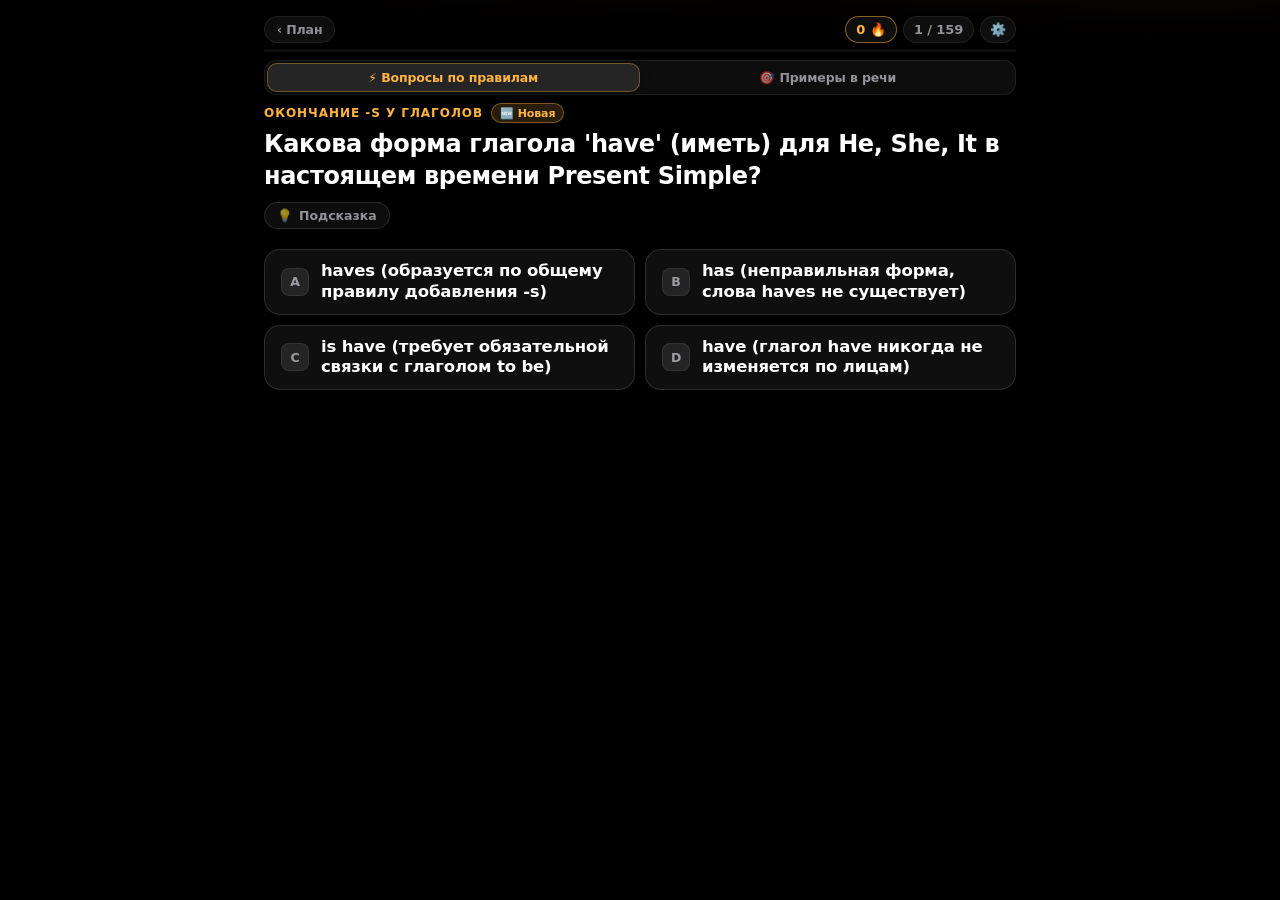
<file: trainer.html>
<!doctype html>
<html lang="ru">
<head>
  <meta charset="utf-8" />
  <meta name="viewport" content="width=device-width, initial-scale=1, maximum-scale=1, user-scalable=no, viewport-fit=cover" />
  <meta name="theme-color" content="#000000" />
  <meta name="color-scheme" content="dark" />
  <meta name="description" content="Tinder-тренажёр английского языка для Дениса в дизайн-системе GamePass." />
  <meta name="apple-mobile-web-app-capable" content="yes" />
  <meta name="apple-mobile-web-app-status-bar-style" content="black-translucent" />
  <title>English Quiz — GamePass</title>
  <link rel="stylesheet" href="translator.css?v=11" />
  <link rel="stylesheet" href="trainer.css?v=11" />
</head>
<body>
  <div class="aurora" aria-hidden="true"></div>

  <div id="app">
    <!-- Шапка (компактная, 1 строка, без лишнего мусора) -->
    <header class="head">
      <div class="head-top">
        <a href="index.html" class="exit-bar">‹ План</a>
        <div class="pill-row">
          <div class="pill is-hot" id="streak-pill" title="Серия верных ответов">
            <span class="pill-num" id="streak-num">0</span>
            <span>🔥</span>
          </div>
          <div class="pill counter-pill" id="counter-pill" title="Текущая карточка">
            <span id="counter-num">1 / 124</span>
          </div>
          <button class="pill icon-pill" id="open-stats-btn" title="Настройки и темы">⚙️</button>
        </div>
      </div>
    </header>

    <!-- Линия прогресса -->
    <div class="progress-line">
      <div class="progress-bar" id="progress-bar"></div>
    </div>

    <!-- Переключатель режимов тренажера -->
    <div class="mode-switch-bar" id="mode-switch-bar" role="tablist" aria-label="Режим тренировки">
      <button class="mode-chip is-active" data-mode="rules" id="mode-rules-btn" type="button" role="tab" aria-selected="true">
        <span>⚡ Вопросы по правилам</span>
      </button>
      <button class="mode-chip" data-mode="examples" id="mode-examples-btn" type="button" role="tab" aria-selected="false">
        <span>🎯 Примеры в речи</span>
      </button>
    </div>

    <!-- Главная рабочая сцена квиза (Zero-Scroll Stage) -->
    <main class="quiz-stage" id="quiz-stage">
      <!-- Наполняется из engine.js -->
    </main>
  </div>

  <!-- Нижний лист с настройками, темами и статистикой (Chitopus .sheet) -->
  <div class="sheet-backdrop" id="stats-sheet" aria-hidden="true">
    <div class="sheet" role="dialog" aria-modal="true">
      <div class="sheet-grip"></div>
      <div class="sheet-header-row">
        <h2 class="sheet-title">Настройки и темы</h2>
        <button class="sheet-close-btn" id="sheet-close-btn" type="button" aria-label="Закрыть">✕</button>
      </div>
      <p class="sheet-sub">Выбери тему тренировки, режим ошибок или посмотри статистику</p>

      <div class="sheet-section" style="margin-bottom: 18px">
        <div class="stat-label" style="margin-bottom: 8px">Режим тренировки:</div>
        <div class="mode-switch-bar in-sheet">
          <button class="mode-chip is-active" data-mode="rules" type="button">⚡ Вопросы по правилам (133)</button>
          <button class="mode-chip" data-mode="examples" type="button">🎯 Примеры в речи (134)</button>
        </div>
      </div>

      <div class="sheet-section" style="margin-bottom: 20px">
        <div class="stat-label" style="margin-bottom: 8px">Выбор темы:</div>
        <nav class="sets-strip in-sheet" id="topic-filters" aria-label="Темы">
          <button class="set-chip is-current" data-topic="all">Все</button>
          <button class="set-chip is-danger" data-topic="errors">errors</button>
          <button class="set-chip is-hot" data-topic="lesson-14sep">lesson-14sep</button>
          <button class="set-chip" data-topic="restaurant">restaurant</button>
          <button class="set-chip" data-topic="future-will">future-will</button>
          <button class="set-chip" data-topic="jobs">jobs</button>
          <button class="set-chip" data-topic="tongue-twisters">tongue-twisters</button>
          <button class="set-chip" data-topic="unseen">unseen</button>
          <button class="set-chip" data-topic="mastered">mastered</button>
          <button class="set-chip" data-topic="this-that">this-that</button>
          <button class="set-chip" data-topic="to-be">to-be</button>
          <button class="set-chip" data-topic="do-does">do-does</button>
          <button class="set-chip" data-topic="verbs-s">verbs-s</button>
          <button class="set-chip" data-topic="articles-plurals">articles-plurals</button>
          <button class="set-chip" data-topic="past-tense">past-tense</button>
          <button class="set-chip" data-topic="eliza-rules">eliza-rules</button>
          <button class="set-chip" data-topic="speaking">speaking</button>
        </nav>
      </div>

      <div class="stat-strip">
        <div class="stat-card">
          <div class="stat-label">Всего ответов</div>
          <div class="stat-value" id="stat-total-reviews">0</div>
        </div>
        <div class="stat-card">
          <div class="stat-label">Точность</div>
          <div class="stat-value" id="stat-accuracy" style="color:var(--accent-1)">0%</div>
        </div>
        <div class="stat-card">
          <div class="stat-label">Освоено тем</div>
          <div class="stat-value" id="stat-mastered" style="color:var(--color-success)">0 / 9 тем</div>
        </div>
      </div>

      <div style="font-size:12px;line-height:1.4;color:var(--accent-1);background:var(--accent-soft);border:1px solid rgba(255,179,64,0.2);padding:9px 12px;border-radius:10px;margin-bottom:18px">
        💾 Все ответы сохраняются в памяти браузера навсегда. Даже если закрыть вкладку, твой прогресс и освоенные карточки никуда не пропадут.
      </div>

      <div style="margin-bottom: 24px">
        <div class="stat-label" style="margin-bottom: 10px">Результаты по темам:</div>
        <div id="topics-accuracy-list"></div>
      </div>

      <div style="display: flex; flex-direction: column; gap: 10px">
        <button class="btn btn-primary" id="export-ai-btn">
          📋 Скопировать отчёт для Claude / Gemini
        </button>

        <button class="btn btn-ghost is-danger" id="reset-btn">
          Сбросить историю ответов
        </button>
      </div>
    </div>
  </div>

  <!-- Скрипты -->
  <script src="translator.js?v=11"></script>
  <script src="cards-data.js?v=11"></script>
  <script src="rules-data.js?v=11"></script>
  <script src="engine.js?v=11"></script>
</body>
</html>
</file>
<file: translator.css>
/* translator.css — interactive word & phrase translation with Apple glass popup */
.tr-w {
  cursor: pointer;
  border-radius: 4px;
  transition: background 0.15s ease, color 0.15s ease, box-shadow 0.15s ease;
  padding: 1px 3px;
  margin: -1px -3px;
  display: inline;
}
.tr-w:hover {
  background: rgba(56, 189, 248, 0.18);
  color: #38bdf8;
}
.tr-w.tr-active {
  background: #38bdf8;
  color: #000000 !important;
  font-weight: 700;
  border-radius: 4px;
  box-shadow: 0 0 14px rgba(56, 189, 248, 0.4);
}
.tr-w.tr-active * {
  color: #000000 !important;
}

/* Russian translation row under sentences (for index.html/lesson-4) */
.tr-ru-sub {
  display: block;
  font-size: 14px;
  color: var(--ink-soft, rgba(255, 255, 255, 0.65));
  margin-top: 5px;
  font-style: italic;
  font-family: var(--serif, inherit);
  line-height: 1.4;
  border-left: 2px solid #10b981;
  padding-left: 8px;
  transition: all 0.2s ease;
}
.tr-ru-sub.hidden {
  display: none;
}

/* Global translation toggle button */
.tr-controls {
  display: flex;
  align-items: center;
  gap: 10px;
  margin: 16px 0 24px;
  flex-wrap: wrap;
}
.tr-btn {
  font-family: var(--mono, monospace);
  font-size: 12px;
  padding: 6px 14px;
  border: 1px solid var(--rule, rgba(255, 255, 255, 0.15));
  background: var(--card, rgba(255, 255, 255, 0.05));
  color: var(--ink, #ffffff);
  border-radius: 9999px;
  cursor: pointer;
  display: inline-flex;
  align-items: center;
  gap: 6px;
  transition: all 0.15s ease;
}
.tr-btn:hover {
  background: rgba(255, 255, 255, 0.1);
}
.tr-btn.active {
  background: rgba(16, 185, 129, 0.2);
  border-color: #10b981;
  color: #10b981;
  font-weight: 600;
}

/* Floating translation capsule at the bottom */
#tr-popup {
  position: fixed;
  bottom: max(16px, env(safe-area-inset-bottom, 16px));
  left: 50%;
  transform: translateX(-50%) translateY(130%);
  width: min(420px, calc(100% - 24px));
  background: rgba(14, 18, 26, 0.9);
  backdrop-filter: blur(28px);
  -webkit-backdrop-filter: blur(28px);
  border: 1px solid rgba(255, 255, 255, 0.15);
  border-top: 2px solid #38bdf8;
  border-radius: 20px;
  padding: 14px 18px;
  box-shadow: 0 20px 60px rgba(0, 0, 0, 0.8), 0 0 24px rgba(56, 189, 248, 0.16);
  z-index: 10000;
  transition: transform 0.28s cubic-bezier(0.32, 0.72, 0, 1), opacity 0.2s ease;
  opacity: 0;
  pointer-events: none;
  color: #ffffff;
}
#tr-popup.show {
  transform: translateX(-50%) translateY(0);
  opacity: 1;
  pointer-events: auto;
}
.tr-p-header {
  display: flex;
  align-items: center;
  justify-content: space-between;
  gap: 10px;
  border-bottom: 1px solid rgba(255, 255, 255, 0.08);
  padding-bottom: 8px;
  margin-bottom: 8px;
}
.tr-p-orig {
  font-family: var(--mono, monospace);
  font-size: 15px;
  color: #38bdf8;
  font-weight: 700;
  display: flex;
  align-items: center;
  gap: 8px;
  overflow: hidden;
  text-overflow: ellipsis;
  white-space: nowrap;
}
.tr-p-actions {
  display: flex;
  align-items: center;
  gap: 6px;
  flex-shrink: 0;
}
.tr-icon-btn {
  background: rgba(255, 255, 255, 0.08);
  border: 1px solid rgba(255, 255, 255, 0.12);
  border-radius: 8px;
  cursor: pointer;
  padding: 5px 10px;
  font-size: 12px;
  font-family: var(--mono, monospace);
  font-weight: 600;
  color: #ffffff;
  line-height: 1;
  transition: all 0.15s ease;
}
.tr-icon-btn:hover {
  background: rgba(56, 189, 248, 0.2);
  border-color: #38bdf8;
  color: #38bdf8;
}
.tr-p-trans {
  font-size: 16.5px;
  color: #ffffff;
  font-weight: 600;
  line-height: 1.4;
  margin: 2px 0 4px;
}
.tr-p-hint {
  font-family: var(--mono, monospace);
  font-size: 10.5px;
  color: rgba(255, 255, 255, 0.4);
  margin-top: 6px;
  display: flex;
  justify-content: space-between;
}
</file>
<file: trainer.css>
/* trainer.css — Дизайн-код GamePass (Chitopus / BurpiOpus)
   Один слой: чёрный холст, крупная типографика SF Pro, тонкие волосяные линии,
   акцентный цвет (теплый янтарь Chitopus #ffb340 / #f0800a).
   Всё остальное — воздух. */

:root {
  color-scheme: dark;

  /* Отступы Telegram / iOS Safe Area */
  --safe-top: max(env(safe-area-inset-top, 0px), 12px);
  --safe-bottom: max(env(safe-area-inset-bottom, 0px), 16px);
  --safe-left: max(env(safe-area-inset-left, 0px), 16px);
  --safe-right: max(env(safe-area-inset-right, 0px), 16px);

  --bg: #000000;
  --surface: rgba(255, 255, 255, 0.055);
  --surface-strong: rgba(255, 255, 255, 0.10);
  --hairline: rgba(255, 255, 255, 0.11);
  --hairline-soft: rgba(255, 255, 255, 0.07);

  --text: #ffffff;
  --text-2: rgba(235, 235, 245, 0.60);
  --text-3: rgba(235, 235, 245, 0.32);

  /* Фирменный янтарный акцент Chitopus */
  --accent-1: #ffb340;
  --accent-2: #f0800a;
  --accent-soft: rgba(255, 179, 64, 0.16);

  /* Дополнительные оттенки действий */
  --color-danger: #ff5247;
  --color-danger-soft: rgba(255, 82, 71, 0.16);
  --color-success: #34d399;
  --color-success-soft: rgba(52, 211, 153, 0.16);

  --radius-l: 28px;
  --radius-m: 20px;
  --radius-s: 14px;

  --ease: cubic-bezier(0.32, 0.72, 0, 1);
  --gutter: 18px;

  --font: -apple-system, BlinkMacSystemFont, "SF Pro Display", "SF Pro Text",
    "Helvetica Neue", "Inter", system-ui, "Segoe UI", Roboto, sans-serif;
  --font-mono: ui-monospace, "SF Mono", Menlo, Consolas, monospace;
}

* {
  box-sizing: border-box;
  -webkit-tap-highlight-color: transparent;
}

html, body, #app {
  user-select: none;
  -webkit-user-select: none;
  -webkit-touch-callout: none;
}

input, textarea, select, [contenteditable="true"] {
  user-select: text;
  -webkit-user-select: text;
  -webkit-touch-callout: default;
}

html, body {
  margin: 0;
  padding: 0;
  min-height: 100%;
  background: var(--bg);
  overflow-x: hidden;
  overflow-y: auto;
  -webkit-overflow-scrolling: touch;
}

body {
  font-family: var(--font);
  color: var(--text);
  -webkit-font-smoothing: antialiased;
  text-rendering: optimizeLegibility;
  font-synthesis-weight: none;
}

#app {
  position: relative;
  display: flex;
  flex-direction: column;
  min-height: 100vh;
  min-height: 100dvh;
  max-width: 820px;
  margin: 0 auto;
  padding: calc(var(--safe-top) + 4px) calc(var(--gutter) + var(--safe-right))
           calc(var(--safe-bottom) + 8px) calc(var(--gutter) + var(--safe-left));
  isolation: isolate;
}

/* ------------------------------------------------------------- Аврора */

.aurora {
  position: fixed;
  inset: -25% -25% auto -25%;
  height: 78vh;
  pointer-events: none;
  z-index: 0;
  background:
    radial-gradient(58% 46% at 50% 0%, color-mix(in srgb, var(--accent-1) 34%, transparent) 0%, transparent 72%),
    radial-gradient(42% 34% at 78% 12%, color-mix(in srgb, var(--accent-2) 24%, transparent) 0%, transparent 70%);
  filter: blur(28px);
  opacity: 0.75;
  transition: background 620ms var(--ease), opacity 620ms var(--ease);
}

/* ------------------------------------------------------------- Шапка */

.head {
  display: flex;
  flex-direction: column;
  gap: 6px;
  margin-bottom: 6px;
  z-index: 2;
  flex-shrink: 0;
}

.head-top {
  display: flex;
  align-items: center;
  justify-content: space-between;
}

.exit-bar {
  display: inline-flex;
  align-items: center;
  gap: 5px;
  padding: 5px 12px;
  border-radius: 999px;
  background: var(--surface);
  border: 1px solid var(--hairline-soft);
  color: var(--text-2);
  font-size: 12.5px;
  font-weight: 600;
  text-decoration: none;
  letter-spacing: -0.01em;
  transition: background 180ms var(--ease), transform 180ms var(--ease);
}
.exit-bar:active {
  background: var(--surface-strong);
  transform: scale(0.965);
}

.pill-row {
  display: flex;
  gap: 6px;
  align-items: center;
}

.pill {
  display: inline-flex;
  align-items: center;
  gap: 5px;
  padding: 5px 10px;
  border-radius: 999px;
  background: var(--surface);
  border: 1px solid var(--hairline-soft);
  font-size: 13px;
  font-weight: 620;
  letter-spacing: -0.01em;
  white-space: nowrap;
  backdrop-filter: blur(20px) saturate(140%);
  -webkit-backdrop-filter: blur(20px) saturate(140%);
  cursor: pointer;
  color: var(--text);
  transition: transform 180ms var(--ease), background 180ms var(--ease);
}
.pill:active {
  transform: scale(0.96);
  background: var(--surface-strong);
}
.pill.is-hot {
  border-color: color-mix(in srgb, var(--accent-1) 50%, transparent);
  color: var(--accent-1);
}
.pill .pill-num {
  font-variant-numeric: tabular-nums;
  font-weight: 700;
}
.counter-pill {
  font-variant-numeric: tabular-nums;
  font-weight: 650;
  color: var(--text-2);
}
.icon-pill {
  padding: 5px 9px;
}

/* ------------------------------------------------------------- Чипы тем */

.sets-strip {
  display: flex;
  align-items: center;
  gap: 6px;
  overflow-x: auto;
  scrollbar-width: none;
  margin: 0 -4px 6px;
  padding: 2px 4px;
  flex-shrink: 0;
  z-index: 2;
}
.sets-strip::-webkit-scrollbar { display: none; }

.set-chip {
  flex: 0 0 auto;
  appearance: none;
  border: 0;
  padding: 6px 12px;
  border-radius: 10px;
  background: var(--surface);
  border: 1px solid var(--hairline-soft);
  font-size: 12.5px;
  font-weight: 600;
  color: var(--text-2);
  cursor: pointer;
  transition: transform 180ms var(--ease), background 180ms var(--ease),
              border-color 180ms var(--ease), color 180ms var(--ease);
}
.set-chip:active { transform: scale(0.96); }
.set-chip.is-current {
  background: #ffffff;
  color: #000000;
  border-color: #ffffff;
  font-weight: 700;
}
.set-chip.is-danger {
  color: var(--color-danger);
  border-color: color-mix(in srgb, var(--color-danger) 40%, transparent);
}
.set-chip.is-danger.is-current {
  background: var(--color-danger);
  color: #ffffff;
  border-color: var(--color-danger);
}
.set-chip.is-mastered-topic {
  border-color: rgba(52, 211, 153, 0.4);
  color: #34d399;
  background: rgba(52, 211, 153, 0.1);
}
.set-chip.is-mastered-topic.is-current {
  background: #34d399;
  color: #061c12;
  border-color: #34d399;
  font-weight: 700;
}

/* Линия прогресса */
.progress-line {
  height: 3px;
  background: var(--surface);
  border-radius: 999px;
  overflow: hidden;
  margin-bottom: 8px;
  flex-shrink: 0;
}
.progress-bar {
  height: 100%;
  width: 0%;
  background: linear-gradient(90deg, var(--accent-1), var(--accent-2));
  border-radius: 999px;
  transition: width 300ms var(--ease);
}

/* ------------------------------------------------------------- Переключатель режимов */
.mode-switch-bar {
  display: flex;
  align-items: center;
  background: rgba(255, 255, 255, 0.05);
  border: 1px solid var(--hairline-soft);
  border-radius: 12px;
  padding: 2px;
  gap: 3px;
  margin-bottom: 8px;
  flex-shrink: 0;
  backdrop-filter: blur(12px);
  -webkit-backdrop-filter: blur(12px);
}
.mode-switch-bar.in-sheet {
  margin-bottom: 0;
}

.mode-chip {
  flex: 1;
  border: none;
  background: transparent;
  color: var(--text-2);
  font-family: inherit;
  font-size: 12.5px;
  font-weight: 650;
  padding: 6px 8px;
  border-radius: 10px;
  cursor: pointer;
  transition: background 150ms var(--ease), color 150ms var(--ease), transform 150ms var(--ease);
  display: flex;
  align-items: center;
  justify-content: center;
  gap: 5px;
  white-space: nowrap;
  letter-spacing: -0.01em;
}
.mode-chip:active {
  transform: scale(0.97);
}
.mode-chip.is-active {
  background: var(--surface-strong);
  color: var(--accent-1);
  border: 1px solid color-mix(in srgb, var(--accent-1) 35%, transparent);
  box-shadow: 0 2px 8px rgba(0, 0, 0, 0.35);
}

/* ------------------------------------------------------------- Главная рабочая сцена (Zero-Scroll Quiz Stage) */

.quiz-stage {
  flex: 1;
  display: flex;
  flex-direction: column;
  position: relative;
  z-index: 2;
}

/* Открытое полотно задания во весь экран (БЕЗ интерфейса карточки) */
.quiz-card {
  flex: 1;
  display: flex;
  flex-direction: column;
  background: transparent !important;
  border: none !important;
  border-radius: 0 !important;
  padding: 0 0 6px !important;
  box-shadow: none !important;
  backdrop-filter: none !important;
  -webkit-backdrop-filter: none !important;
  animation: quizFadeIn 180ms var(--ease);
}

@keyframes quizFadeIn {
  from { opacity: 0; transform: translateY(4px); }
  to { opacity: 1; transform: translateY(0); }
}

/* Мета-строка карточки (тема + статус памяти) */
.quiz-card-meta {
  display: flex;
  align-items: center;
  justify-content: space-between;
  gap: 8px;
  margin-bottom: 4px;
  flex-shrink: 0;
}

.quiz-topic-title {
  font-size: 12px;
  font-weight: 750;
  letter-spacing: 0.08em;
  text-transform: uppercase;
  color: var(--accent-1);
  white-space: nowrap;
  overflow: hidden;
  text-overflow: ellipsis;
  margin: 0;
}

/* Блок предложения (Hero) */
.quiz-card-hero {
  display: flex;
  flex-direction: column;
  margin-bottom: 6px;
}

.quiz-sentence {
  font-size: clamp(21px, 5.2vw, 32px);
  font-weight: 800;
  letter-spacing: -0.025em;
  line-height: 1.24;
  color: #ffffff;
  margin: 2px 0 8px;
  word-wrap: break-word;
}

.quiz-sentence.is-rule-question {
  font-size: clamp(17px, 4.4vw, 24px);
  font-weight: 750;
  letter-spacing: -0.015em;
  line-height: 1.32;
  color: #ffffff;
  margin: 2px 0 8px;
}

.quiz-sentence .slot {
  color: var(--accent-1);
  border-bottom: 3px solid var(--accent-1);
  padding: 0 8px;
  font-weight: 800;
  background: color-mix(in srgb, var(--accent-1) 14%, transparent);
  border-radius: 8px;
  min-width: 56px;
  display: inline-block;
  text-align: center;
  transition: color 200ms ease, border-color 200ms ease, background 200ms ease;
}

/* Кнопка-лампочка (подсказка скрыта по умолчанию) */
.quiz-hint-wrap {
  margin: 2px 0 8px;
}

.quiz-hint-btn {
  appearance: none;
  border: 1px solid var(--hairline);
  background: rgba(255, 255, 255, 0.05);
  border-radius: 999px;
  padding: 5px 12px;
  display: inline-flex;
  align-items: center;
  gap: 6px;
  color: var(--text-2);
  font-family: inherit;
  font-size: 12.5px;
  font-weight: 650;
  cursor: pointer;
  transition: transform 140ms var(--ease), background 160ms var(--ease),
              color 160ms var(--ease), border-color 160ms var(--ease);
}
.quiz-hint-btn:hover {
  background: rgba(255, 255, 255, 0.1);
  color: #ffffff;
  border-color: rgba(255, 255, 255, 0.22);
}
.quiz-hint-btn:active {
  transform: scale(0.96);
}
.quiz-hint-btn.is-active {
  background: var(--accent-soft);
  border-color: color-mix(in srgb, var(--accent-1) 40%, transparent);
  color: var(--accent-1);
}

.quiz-hint-text {
  display: none;
  margin-top: 8px;
  font-size: 13.5px;
  line-height: 1.4;
  color: var(--text);
  background: rgba(255, 179, 64, 0.08);
  border-left: 3px solid var(--accent-1);
  padding: 8px 12px;
  border-radius: var(--radius-s);
  animation: hintSlideIn 180ms var(--ease);
}
.quiz-hint-text.is-visible {
  display: block;
}

@keyframes hintSlideIn {
  from { opacity: 0; transform: translateY(-4px); }
  to { opacity: 1; transform: translateY(0); }
}

/* ---------------- Сетка вариантов ответов (растянута во весь экран) */
.quiz-options-grid,
.card-options {
  display: flex;
  flex-direction: column;
  gap: 8px;
  margin: 6px 0 10px;
  width: 100%;
}

@media (min-width: 640px) {
  .quiz-options-grid,
  .card-options {
    display: grid;
    grid-template-columns: repeat(2, 1fr);
    gap: 10px;
  }
}

.option-btn {
  appearance: none;
  border: 1px solid rgba(255, 255, 255, 0.12);
  background: rgba(255, 255, 255, 0.06);
  border-radius: 16px;
  padding: 11px 16px;
  color: #ffffff;
  font-family: inherit;
  font-size: 16.5px;
  font-weight: 650;
  letter-spacing: -0.01em;
  display: flex;
  align-items: center;
  justify-content: flex-start;
  gap: 12px;
  cursor: pointer;
  transition: transform 140ms var(--ease), background 160ms var(--ease),
              border-color 160ms var(--ease), box-shadow 160ms var(--ease), opacity 160ms ease;
  backdrop-filter: blur(12px);
  -webkit-backdrop-filter: blur(12px);
  user-select: none;
  -webkit-user-select: none;
  min-height: 50px;
  text-align: left;
  width: 100%;
}

.option-btn:hover:not(:disabled) {
  background: rgba(255, 255, 255, 0.11);
  border-color: rgba(255, 255, 255, 0.28);
}

.option-btn:active:not(:disabled) {
  transform: scale(0.98);
  background: rgba(255, 255, 255, 0.16);
}

.option-key-badge {
  display: inline-flex;
  align-items: center;
  justify-content: center;
  width: 28px;
  height: 28px;
  border-radius: 8px;
  background: rgba(255, 255, 255, 0.09);
  border: 1px solid var(--hairline-soft);
  font-size: 12.5px;
  font-weight: 800;
  color: var(--text-2);
  flex-shrink: 0;
}

.option-text {
  flex: 1;
  font-size: 16.5px;
  font-weight: 650;
  line-height: 1.25;
  word-break: break-word;
}

/* Состояния вариантов после выбора */
.option-btn.is-correct {
  background: var(--color-success-soft) !important;
  border-color: var(--color-success) !important;
  color: #ffffff !important;
  box-shadow: 0 0 16px rgba(52, 211, 153, 0.35);
}
.option-btn.is-correct .option-key-badge {
  background: var(--color-success);
  border-color: var(--color-success);
  color: #000000;
}

.option-btn.is-wrong {
  background: var(--color-danger-soft) !important;
  border-color: var(--color-danger) !important;
  color: #ffffff !important;
  animation: optionShake 300ms cubic-bezier(0.36, 0.07, 0.19, 0.97) both;
}
.option-btn.is-wrong .option-key-badge {
  background: var(--color-danger);
  border-color: var(--color-danger);
  color: #ffffff;
}

.option-btn.is-dimmed {
  opacity: 0.32;
  filter: grayscale(40%);
}

@keyframes optionShake {
  10%, 90% { transform: translate3d(-2px, 0, 0); }
  20%, 80% { transform: translate3d(3px, 0, 0); }
  30%, 50%, 70% { transform: translate3d(-4px, 0, 0); }
  40%, 60% { transform: translate3d(4px, 0, 0); }
}

/* ---------------- Компактная панель действий (ChatGPT + След. вопрос — Zero-Scroll) */
.quiz-feedback-drawer {
  display: none;
  flex-direction: column;
  gap: 8px;
  padding: 0;
  margin-top: 8px;
  background: transparent;
  border: none;
  animation: drawerSlideUp 180ms var(--ease) both;
}
.quiz-feedback-drawer.show {
  display: flex;
}

@keyframes drawerSlideUp {
  from { opacity: 0; transform: translateY(6px); }
  to { opacity: 1; transform: translateY(0); }
}

/* AI Разбор и ChatGPT интеграция */
.feedback-ai-actions {
  display: flex;
  gap: 8px;
  align-items: stretch;
  width: 100%;
  margin-top: 0;
}

.btn-chatgpt {
  flex: 1;
  display: inline-flex;
  align-items: center;
  justify-content: center;
  gap: 8px;
  padding: 10px 14px;
  min-height: 44px;
  border-radius: 14px;
  background: linear-gradient(135deg, #10a37f, #0d8a6a);
  color: #ffffff !important;
  font-family: inherit;
  font-size: 14px;
  font-weight: 700;
  letter-spacing: -0.01em;
  text-decoration: none;
  box-shadow: 0 4px 14px rgba(16, 163, 127, 0.32);
  border: 1px solid rgba(255, 255, 255, 0.16);
  cursor: pointer;
  transition: transform 160ms var(--ease), box-shadow 160ms var(--ease), opacity 160ms ease;
  white-space: nowrap;
}
.btn-chatgpt:hover {
  box-shadow: 0 6px 20px rgba(16, 163, 127, 0.45);
  transform: translateY(-1px);
}
.btn-chatgpt:active {
  transform: scale(0.98);
}
.btn-chatgpt .btn-chatgpt-arrow {
  font-size: 14px;
  transition: transform 160ms var(--ease);
}
.btn-chatgpt:hover .btn-chatgpt-arrow {
  transform: translate(2px, -2px);
}

.btn-copy-prompt {
  flex: 0 0 44px;
  width: 44px;
  min-height: 44px;
  padding: 0;
  appearance: none;
  display: inline-flex;
  align-items: center;
  justify-content: center;
  border-radius: 14px;
  background: rgba(255, 255, 255, 0.08);
  border: 1px solid var(--hairline);
  color: var(--text-2);
  font-family: inherit;
  font-size: 17px;
  cursor: pointer;
  transition: transform 140ms var(--ease), background 160ms var(--ease),
              border-color 160ms var(--ease), color 160ms var(--ease);
}
.btn-copy-prompt:hover {
  background: rgba(255, 255, 255, 0.14);
  color: #ffffff;
  border-color: rgba(255, 255, 255, 0.24);
}
.btn-copy-prompt:active {
  transform: scale(0.96);
}
.btn-copy-prompt.is-copied {
  background: var(--color-success-soft);
  border-color: var(--color-success);
  color: var(--color-success);
}

.feedback-btn-next,
.btn-next-card {
  width: 100%;
  min-height: 46px;
  padding: 11px 18px;
  border-radius: 14px;
  background: linear-gradient(135deg, var(--accent-1), var(--accent-2));
  color: #000000;
  font-family: inherit;
  font-weight: 750;
  font-size: 15.5px;
  letter-spacing: -0.01em;
  box-shadow: 0 4px 16px rgba(255, 179, 64, 0.32);
  display: flex;
  align-items: center;
  justify-content: center;
  gap: 8px;
  cursor: pointer;
  border: 0;
  transition: transform 140ms var(--ease), box-shadow 140ms var(--ease);
  margin-top: 0;
}
.feedback-btn-next:hover {
  box-shadow: 0 6px 22px rgba(255, 179, 64, 0.45);
  transform: translateY(-1px);
}
.feedback-btn-next:active {
  transform: scale(0.98);
}

/* ------------------------------------------------------------- Кнопки действий (BurpiOpus / Chitopus) */

.btn {
  appearance: none;
  border: 0;
  font-family: inherit;
  cursor: pointer;
  transition: transform 180ms var(--ease), opacity 180ms var(--ease),
              background 220ms var(--ease), border-color 220ms var(--ease);
  display: flex;
  align-items: center;
  justify-content: center;
  gap: 8px;
}
.btn:active { transform: scale(0.965); }

.btn-primary {
  min-height: 56px;
  border-radius: var(--radius-m);
  background: linear-gradient(160deg, var(--accent-1), var(--accent-2));
  color: #ffffff;
  font-size: 17px;
  font-weight: 680;
  letter-spacing: -0.01em;
  box-shadow: 0 14px 34px color-mix(in srgb, var(--accent-1) 28%, transparent);
}

.btn-ghost {
  min-height: 56px;
  border-radius: var(--radius-m);
  background: var(--surface);
  border: 1px solid var(--hairline);
  color: var(--text);
  font-size: 16px;
  font-weight: 620;
}
.btn-ghost:active { background: var(--surface-strong); }

.btn-ghost.is-danger {
  color: var(--color-danger);
  border-color: color-mix(in srgb, var(--color-danger) 35%, transparent);
  background: var(--color-danger-soft);
}



/* ------------------------------------------------------------- Нижний лист (Chitopus .sheet) */

.sheet-backdrop {
  position: fixed;
  inset: 0;
  background: rgba(0, 0, 0, 0.7);
  backdrop-filter: blur(12px);
  -webkit-backdrop-filter: blur(12px);
  z-index: 100;
  display: none;
  align-items: flex-end;
  justify-content: center;
}
.sheet-backdrop.open { display: flex; }

.sheet {
  width: 100%;
  max-width: 640px;
  background: #111113;
  border-top: 1px solid var(--hairline);
  border-radius: var(--radius-l) var(--radius-l) 0 0;
  padding: 16px calc(var(--gutter) + var(--safe-right))
           calc(var(--safe-bottom) + 16px) calc(var(--gutter) + var(--safe-left));
  max-height: 85vh;
  overflow-y: auto;
  box-shadow: 0 -16px 40px rgba(0, 0, 0, 0.75);
  animation: sheetIn 280ms var(--ease);
}

.sheet-grip {
  width: 36px;
  height: 4px;
  border-radius: 2px;
  background: var(--text-3);
  margin: 0 auto 16px;
}

.sheet-header-row {
  display: flex;
  align-items: center;
  justify-content: space-between;
  gap: 12px;
  margin-bottom: 4px;
}

.sheet-close-btn {
  appearance: none;
  border: none;
  background: rgba(255, 255, 255, 0.08);
  color: var(--text-2);
  width: 32px;
  height: 32px;
  border-radius: 50%;
  font-size: 14px;
  font-weight: 700;
  cursor: pointer;
  display: flex;
  align-items: center;
  justify-content: center;
  transition: background 140ms ease, color 140ms ease;
  flex-shrink: 0;
}
.sheet-close-btn:active {
  background: rgba(255, 255, 255, 0.16);
  color: #ffffff;
}

.sheet-title {
  font-size: 22px;
  font-weight: 700;
  letter-spacing: -0.02em;
  margin: 0;
}
.sheet-sub {
  font-size: 14px;
  color: var(--text-2);
  margin: 4px 0 20px;
}

.sets-strip.in-sheet {
  display: flex;
  flex-wrap: wrap;
  gap: 8px;
  margin: 0;
  padding: 0;
  overflow: visible;
}
.sets-strip.in-sheet .set-chip {
  padding: 8px 14px;
  font-size: 13px;
  border-radius: 12px;
}

.stat-strip {
  display: grid;
  grid-template-columns: repeat(3, 1fr);
  gap: 8px;
  margin-bottom: 20px;
}
.stat-card {
  background: var(--surface);
  border: 1px solid var(--hairline-soft);
  padding: 12px 10px;
  border-radius: var(--radius-m);
}
.stat-label {
  font-size: 10.5px;
  font-weight: 640;
  letter-spacing: 0.06em;
  text-transform: uppercase;
  color: var(--text-3);
  margin-bottom: 4px;
}
.stat-value {
  font-size: 22px;
  font-weight: 700;
  font-variant-numeric: tabular-nums;
  letter-spacing: -0.02em;
}

/* ---------------- Тег статуса памяти карточки */
.memory-tag {
  display: inline-flex;
  align-items: center;
  gap: 4px;
  font-size: 11px;
  font-weight: 700;
  padding: 2.5px 8px;
  border-radius: 999px;
  letter-spacing: -0.01em;
  background: var(--surface);
  border: 1px solid var(--hairline-soft);
  color: var(--text-2);
  user-select: none;
  -webkit-user-select: none;
  flex-shrink: 0;
}

.memory-tag.is-new {
  color: var(--accent-1);
  border-color: color-mix(in srgb, var(--accent-1) 40%, transparent);
  background: var(--accent-soft);
}

.memory-tag.is-learning {
  color: var(--color-danger);
  border-color: color-mix(in srgb, var(--color-danger) 40%, transparent);
  background: var(--color-danger-soft);
}

.memory-tag.is-practicing {
  color: #64d2ff;
  border-color: color-mix(in srgb, #64d2ff 40%, transparent);
  background: rgba(100, 210, 255, 0.12);
}

.memory-tag.is-mastered {
  color: var(--color-success);
  border-color: color-mix(in srgb, var(--color-success) 40%, transparent);
  background: var(--color-success-soft);
}

/* Анимации */
@keyframes cardFadeIn {
  from { opacity: 0; transform: translateY(8px); }
  to { opacity: 1; transform: none; }
}
@keyframes sheetIn {
  from { transform: translateY(100%); }
  to { transform: none; }
}

/* Пустая колода */
.finish-wrap {
  display: flex;
  flex-direction: column;
  align-items: center;
  justify-content: center;
  text-align: center;
  gap: 12px;
  height: 100%;
}
.finish-icon {
  font-size: 52px;
}
.finish-title {
  font-size: 26px;
  font-weight: 700;
  letter-spacing: -0.03em;
}
.finish-desc {
  font-size: 15px;
  color: var(--text-2);
  max-width: 280px;
  line-height: 1.45;
}
</file>
